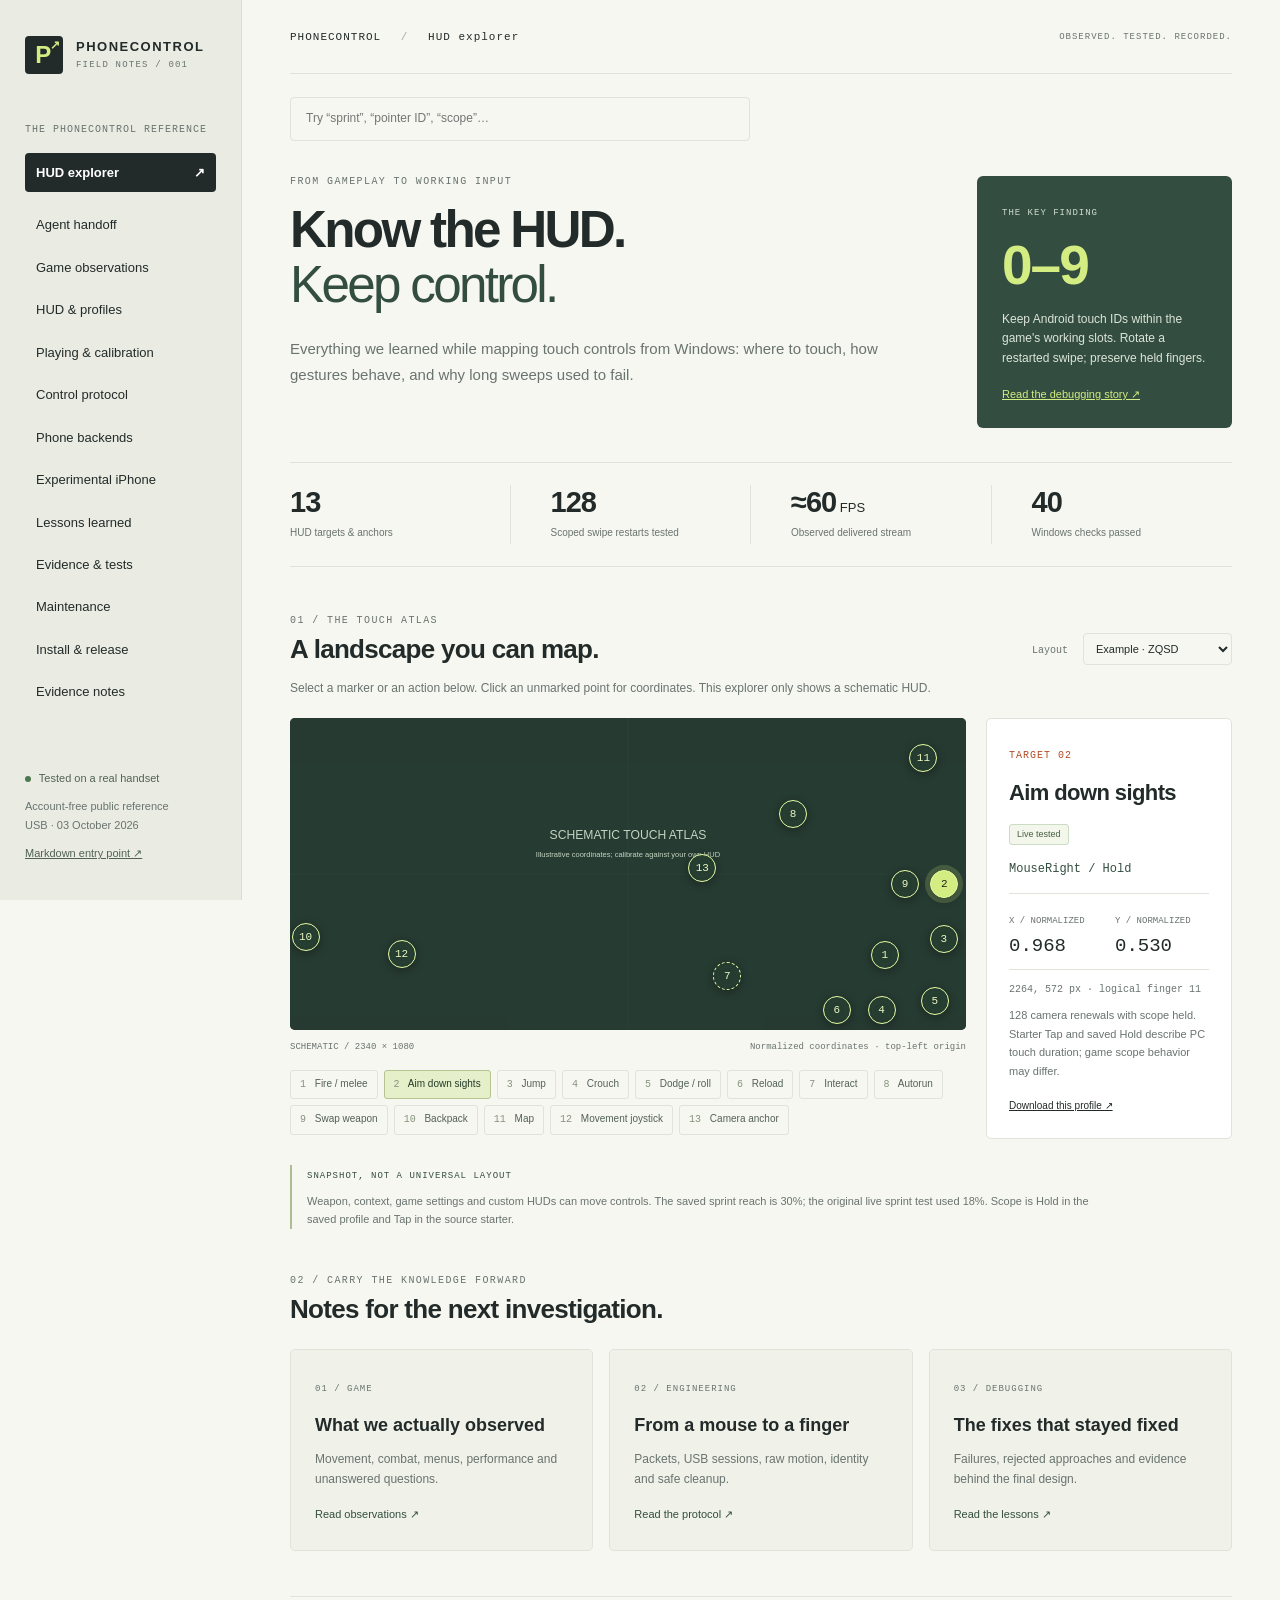
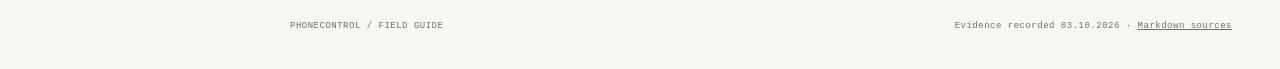
<file: docs/index.html>
<!doctype html>
<html lang="en">
<head><meta charset="utf-8"><meta name="viewport" content="width=device-width,initial-scale=1"><meta name="color-scheme" content="light"><title>PhoneControl · Field guide</title><link rel="stylesheet" href="styles.css"><script src="app.js" defer></script></head>
<body>
<a class="skip-link" href="#content">Skip to content</a>
<aside class="sidebar">
  <a class="brand" href="#atlas"><span class="brand-icon">P<span>↗</span></span><span>PHONECONTROL<small>FIELD NOTES / 001</small></span></a>
  <div class="side-label">THE PHONECONTROL REFERENCE</div>
  <nav aria-label="Documentation"><a class="atlas-link" href="#atlas" data-route="atlas">HUD explorer <span>↗</span></a><a href="#README" data-route="README">Agent handoff</a>
<a href="#gameplay" data-route="gameplay">Game observations</a>
<a href="#hud" data-route="hud">HUD &amp; profiles</a>
<a href="#controls" data-route="controls">Playing &amp; calibration</a>
<a href="#technical" data-route="technical">Control protocol</a>
<a href="#architecture" data-route="architecture">Phone backends</a>
<a href="#iphone" data-route="iphone">Experimental iPhone</a>
<a href="#lessons-learned" data-route="lessons-learned">Lessons learned</a>
<a href="#verification" data-route="verification">Evidence &amp; tests</a>
<a href="#maintenance" data-route="maintenance">Maintenance</a>
<a href="#distribution" data-route="distribution">Install &amp; release</a><a href="#evidence" data-route="evidence">Evidence notes</a></nav>
  <div class="side-bottom"><span class="status-dot"></span> Tested on a real handset<p>Account-free public reference<br>USB · 03 October 2026</p><a href="README.md">Markdown entry point ↗</a></div>
</aside>
<main id="content">
  <header class="topbar"><span>PHONECONTROL <span class="muted">/</span> <span id="breadcrumb">HUD explorer</span></span><span class="edition">OBSERVED. TESTED. RECORDED.</span></header>
  <div class="search-wrap"><label for="search">Search the field guide</label><input id="search" type="search" placeholder="Try “sprint”, “pointer ID”, “scope”…" autocomplete="off"><div id="search-results" hidden aria-live="polite"></div></div>
  <section id="atlas" class="route-page">
    <div class="hero"><div><p class="eyebrow">FROM GAMEPLAY TO WORKING INPUT</p><h1>Know the HUD.<br><em>Keep control.</em></h1><p class="intro">Everything we learned while mapping touch controls from Windows: where to touch, how gestures behave, and why long sweeps used to fail.</p></div><div class="hero-note"><span>THE KEY FINDING</span><strong>0–9</strong><p>Keep Android touch IDs within the game's working slots. Rotate a restarted swipe; preserve held fingers.</p><a href="#lessons-learned">Read the debugging story ↗</a></div></div>
    <div class="metrics"><div><strong>13</strong><span>HUD targets & anchors</span></div><div><strong>128</strong><span>Scoped swipe restarts tested</span></div><div><strong>≈60<span> FPS</span></strong><span>Observed delivered stream</span></div><div><strong>40</strong><span>Windows checks passed</span></div></div>
    <div class="section-heading"><div><p class="eyebrow">01 / THE TOUCH ATLAS</p><h2>A landscape you can map.</h2></div><label class="profile-control">Layout <select id="profile"><option value="saved">Example · ZQSD</option><option value="starter">Source starter · WASD</option></select></label></div>
    <p class="atlas-help">Select a marker or an action below. Click an unmarked point for coordinates. This explorer only shows a schematic HUD.</p>
    <div class="atlas-grid"><div><div id="hud-stage"><img id="hud-image" src="images/hud-schematic.svg" alt="Schematic Reference touch coordinates, without a game screenshot"><div id="markers"></div><div id="crosshair" hidden></div></div><div class="image-caption"><span>SCHEMATIC / 2340 × 1080</span><span id="pick-output" aria-live="polite">Normalized coordinates · top-left origin</span></div><div id="action-list" class="action-list" aria-label="HUD targets"></div></div><aside class="detail-card" id="detail" aria-live="polite"></aside></div>
    <div class="footnote"><span>SNAPSHOT, NOT A UNIVERSAL LAYOUT</span><p>Weapon, context, game settings and custom HUDs can move controls. The saved sprint reach is 30%; the original live sprint test used 18%. Scope is Hold in the saved profile and Tap in the source starter.</p></div>
    <div class="section-heading"><div><p class="eyebrow">02 / CARRY THE KNOWLEDGE FORWARD</p><h2>Notes for the next investigation.</h2></div></div>
    <div class="chapter-cards"><a href="#gameplay"><span>01 / GAME</span><h3>What we actually observed</h3><p>Movement, combat, menus, performance and unanswered questions.</p><b>Read observations ↗</b></a><a href="#technical"><span>02 / ENGINEERING</span><h3>From a mouse to a finger</h3><p>Packets, USB sessions, raw motion, identity and safe cleanup.</p><b>Read the protocol ↗</b></a><a href="#lessons-learned"><span>03 / DEBUGGING</span><h3>The fixes that stayed fixed</h3><p>Failures, rejected approaches and evidence behind the final design.</p><b>Read the lessons ↗</b></a></div>
  </section>
  <section id="evidence" class="route-page" hidden><p class="eyebrow">THE INVESTIGATION / EVIDENCE NOTES</p><h1>What the checks establish.</h1><p class="intro">Private game and device screenshots are excluded from public source. The schematic atlas contains only control coordinates. Written findings retain their evidence labels.</p><div class="callout">Historical live observations established sustained camera rotation through 128 swipe restarts with another action held, followed by a new backpack action. These observations remain distinct from current automated tests.</div><p>The public classifier fixtures are generated from four anonymous arrow luminance grids on a plain background. They exercise classification, dimming, decoding, resizing and worker behavior without account UI, chat, inventory, serial numbers or device metadata. They do not establish accuracy across new gameplay scenes.</p><p><a href="#verification">Read the evidence ledger ↗</a> · <a href="generate_fixtures.py">Read the fixture generator ↗</a></p></section>
  <div id="chapters"><article id="chapter-README" class="chapter" hidden><h1>PhoneControl field guide</h1>
<p>This reference covers PhoneControl&#x27;s USB mirroring, editable controls, transport protocol and engineering lessons. Historical tests used a landscape Android HUD; device identity and private captures are excluded from the public edition. Game support is listed in the root README.</p>
<h2>Start here</h2>
<p>Open <a href="#atlas">index.html</a> for the offline website, interactive HUD atlas, searchable chapters and evidence notes. The Markdown files are the source of the written chapters; the website has no runtime dependencies or external requests. After editing the Markdown or HUD data, run <code>python docs/build.py</code> from the repository root to regenerate the website.</p>
<div class="table-scroll"><table><thead><tr><th>File</th><th>Purpose</th></tr></thead><tbody><tr><td><a href="#gameplay">gameplay.md</a></td><td>Observed game surfaces, actions, resources and unknowns</td></tr><tr><td><a href="#hud">hud.md</a></td><td>Exact normalized coordinates, pixel conversion, starter and saved layouts</td></tr><tr><td><a href="#controls">controls.md</a></td><td>Input modes, sprint, aiming, calibration and profile behavior</td></tr><tr><td><a href="#technical">technical.md</a></td><td>USB sessions, packet layout, pointer identities, raw input and cleanup</td></tr><tr><td><a href="#architecture">architecture.md</a></td><td>Hexagonal source layout, phone/host ports, adapters and extension contracts</td></tr><tr><td><a href="#iphone">iphone.md</a></td><td>Experimental WDA screenshots and completed gestures; testing without an iPhone</td></tr><tr><td><a href="#lessons-learned">lessons-learned.md</a></td><td>Failed approaches, root causes and reusable debugging lessons</td></tr><tr><td><a href="#verification">verification.md</a></td><td>Evidence, confidence, test coverage and a future test procedure</td></tr><tr><td><a href="#maintenance">maintenance.md</a></td><td>Source map, build/publish, Android server rebuild and next work</td></tr><tr><td><a href="#distribution">distribution.md</a></td><td>Self-contained installer, device onboarding, driver repair and release gates</td></tr></tbody></table></div>
<h2>Agent handoff</h2>
<ul><li>Read <code>hud.md</code>, <code>technical.md</code> and <code>lessons-learned.md</code> before modifying input handling. The distinction between PC logical pointer IDs and Android local pointer IDs is essential.</li><li>Inspect the actual saved profile before interpreting a key or coordinate. The source starter is WASD; this user&#x27;s saved layout is ZQSD. Right-click is Tap in the starter but Hold in the saved layout.</li><li>Keep Android local IDs within 0–9. Rotate available slots for restarted camera swipes; do not change IDs of fingers that stay held.</li><li>Sprint is an extended joystick gesture. Autorun is a separate HUD tap on <code>=</code>. Do not restore the earlier Shift-to-autorun implementation.</li><li>Check the handset for Samsung&#x27;s idle touch-protection overlay before drawing conclusions from a failed input test.</li><li>Use a separate temporary ADB forward and control server for experiments. Release every finger and remove only the experiment&#x27;s own resources afterward.</li><li>A few successful swipes are insufficient. Reproduce repeated camera restarts, a held action, and a new action pressed after sweeping.</li><li>The user confirmed the final sustained-sweep fix worked. Keep that verified implementation as the baseline.</li></ul>
<h2>Evidence language</h2>
<p><strong>Observed</strong> means visible in a captured game frame or direct device test. <strong>Implemented</strong> means confirmed in the source, not necessarily in every game situation. <strong>User-confirmed</strong> means the player reported success after installing the corrected build. <strong>Unknown</strong> means not established during this session.</p>
<p>The 0–9 compatibility limit is supported by the observed behavior of this game/device/build. The internal game-engine cause was not instrumented. Full competitive gameplay, mobile-only mode eligibility, every weapon and every game mode were not validated.</p>
<h2>Data and images</h2>
<p>Copyright (c) 2026 <a href="https://github.com/jojogaming93">jojogaming93</a>. Original PhoneControl code, documentation and assets use GNU AGPL version 3 only (<code>AGPL-3.0-only</code>), with the full text in the repository&#x27;s <code>LICENSE</code>. Use, modification and redistribution are allowed under the AGPL; the software is provided without warranty. Published releases bundle editable source/build scripts in <code>source/PhoneControl-source.zip</code>; see the root <code>SOURCE.md</code>. Third-party software and game artwork retain their respective notices/licenses/ownership. See <code>THIRD-PARTY-NOTICES.md</code> for component notices.</p>
<p><code>data/hud.json</code> contains the atlas coordinates, modes, keys, evidence labels and snapshot metadata. <code>profiles/starter.json</code> is importable through PhoneControl&#x27;s profile importer. <code>profiles/example.json</code> provides an anonymous alternate ZQSD layout with 30% sprint reach. The original live sprint test verified 18%; the later 30% value is a saved preference, not a separately measured threshold.</p>
<p><code>images/</code> contains a generated schematic atlas. <code>fixtures/</code> contains generated, account-free regression inputs. Run <code>python docs/generate_fixtures.py</code> to reproduce both. Original device/game screenshots are kept out of public source, source archives and installers. Historical written findings retain their evidence labels; the synthetic artwork is not live-game evidence.</p><a class="source-link" href="README.md">Read Markdown source ↗</a></article>
<article id="chapter-gameplay" class="chapter" hidden><h1>Mapping a touch interface</h1>
<h2>Reference layout</h2>
<p>PhoneControl translates foreground keyboard and mouse inputs into independent Android touches. The supplied layout is a starting point for a landscape interface, with movement at the lower left, camera dragging in the middle right and editable action buttons. See the root README for the supported-games list.</p>
<p>The positions are normalized coordinates, not universal button locations. Weapon, vehicle, context, aspect ratio and custom HUD settings can change them. Calibrate your own screen through the mapping overlay; keep saved profiles separate from starter defaults.</p>
<h2>Movement, aiming and actions</h2>
<p>Historical live observations established movement through one held joystick touch, forward sprint by extending that same touch, and autorun through a separate button tap. A separate camera finger could move while fire or scope remained held. Repeated swipes require renewal of the camera finger without releasing other action fingers.</p>
<p>Tap and Hold describe the duration of the PC-generated touch. The application being controlled may apply its own toggle/hold settings. Map contextual actions only when their buttons are visible. Do not infer successful input from healthy mirrored video alone.</p>
<h2>Idle overlays and performance</h2>
<p>An idle touch-protection overlay can dim the phone, reject touches and reduce delivered video FPS while USB streaming continues. Dismiss it on the handset before assessing mappings. A high stream FPS cap cannot increase the underlying application&#x27;s render rate.</p>
<p>The stream counter reports delivered frames. Input-to-display latency, eligibility for particular game modes and recognition across other HUDs remain unmeasured. Private screenshots are excluded; the public atlas is schematic and automated image inputs are synthetic.</p><a class="source-link" href="gameplay.md">Read Markdown source ↗</a></article>
<article id="chapter-hud" class="chapter" hidden><h1>HUD atlas and profiles</h1>
<h2>Coordinate conventions</h2>
<p>All coordinates below are normalized fractions of the visible phone image: top-left is <code>(0,0)</code>, bottom-right is <code>(1,1)</code>. They are not Windows desktop coordinates or fractions of a title bar/window border. This capture was 2340 × 1080 physical landscape pixels. The rendered texture was 1920 × 886 after the maximum-edge setting.</p>
<p><code>AndroidPhoneSession.Touch</code> converts normalized coordinates to physical injection pixels with <code>round(x * (W - 1))</code> and <code>round(y * (H - 1))</code>. The packet carries the physical W/H, not the texture dimensions. Windows pointer coordinates first have to be converted relative to the actual letterboxed video rectangle.</p>
<p>Use <code>Native.VideoRect</code> when mapping desktop clicks. Preserve the image aspect ratio in a documentation overlay. A 1080 × 2340 natural display becomes 2340 × 1080 in landscape; geometry changes release touches before adopting the new dimensions.</p>
<h2>Action positions</h2>
<div class="table-scroll"><table><thead><tr><th>Action</th><th>X</th><th>Y</th><th>Physical pixel at 2340 × 1080</th><th>Starter key / mode</th><th>Saved key / mode</th></tr></thead><tbody><tr><td>Fire / melee</td><td>0.880</td><td>0.760</td><td>2058, 820</td><td>MouseLeft / Hold</td><td>MouseLeft / Hold</td></tr><tr><td>Scope / aim down sights</td><td>0.968</td><td>0.530</td><td>2264, 572</td><td>MouseRight / Tap</td><td>MouseRight / Hold</td></tr><tr><td>Jump</td><td>0.967</td><td>0.707</td><td>2262, 763</td><td>Space / Hold</td><td>Space / Hold</td></tr><tr><td>Crouch</td><td>0.875</td><td>0.935</td><td>2047, 1009</td><td>C / Tap</td><td>Ctrl / Tap</td></tr><tr><td>Dodge / roll</td><td>0.954</td><td>0.907</td><td>2231, 979</td><td>Ctrl / Tap</td><td>C / Tap</td></tr><tr><td>Reload</td><td>0.809</td><td>0.935</td><td>1892, 1009</td><td>R / Tap</td><td>R / Tap</td></tr><tr><td>Contextual interact</td><td>0.647</td><td>0.826</td><td>1513, 891</td><td>E / Tap</td><td>E / Tap</td></tr><tr><td>Autorun / sprint lock</td><td>0.744</td><td>0.307</td><td>1740, 331</td><td>= / Tap</td><td>= / Tap</td></tr><tr><td>Swap weapon</td><td>0.910</td><td>0.531</td><td>2128, 573</td><td>Q / Tap</td><td>A / Tap</td></tr><tr><td>Backpack</td><td>0.023</td><td>0.700</td><td>54, 755</td><td>B / Tap</td><td>B / Tap</td></tr><tr><td>Map</td><td>0.937</td><td>0.129</td><td>2192, 139</td><td>M / Tap</td><td>M / Tap</td></tr></tbody></table></div>
<p>These are accepted mapping points based on the tested rifle HUD, not a claim that every point is the visual center of an icon. Fire, scope, autorun and backpack have direct live observations. Interact is provisional/contextual. Other actions are mapped but have less isolated evidence. See the website atlas for per-control evidence and the corresponding image.</p>
<h2>Movement and look anchors</h2>
<div class="table-scroll"><table><thead><tr><th>Parameter</th><th>Starter</th><th>Saved at documentation time</th></tr></thead><tbody><tr><td>Movement keys</td><td>W / A / S / D</td><td>Z / Q / S / D</td></tr><tr><td>Joystick anchor</td><td>x 0.165, y 0.755</td><td>same</td></tr><tr><td>Normal joystick radius</td><td>0.09 × screen height</td><td>same</td></tr><tr><td>Sprint key</td><td>Shift</td><td>Shift</td></tr><tr><td>Sprint reach</td><td>0.18 × screen height</td><td>0.30 × screen height</td></tr><tr><td>Look anchor</td><td>x 0.61, y 0.48</td><td>same</td></tr><tr><td>Mouse sensitivity</td><td>1.2</td><td>1.2</td></tr></tbody></table></div>
<p>The joystick radius uses screen height so movement remains physically circular on a wide screen. At 2340 × 1080, the normal radius is 97.2 pixels, the original tested sprint reach 194.4 pixels, and the later saved reach 324 pixels.</p>
<p>For straight forward movement, normal target Y is <code>0.755 - 0.09 = 0.665</code>; original sprint target Y is <code>0.575</code>; saved sprint target Y is <code>0.455</code>. X stays 0.165. The exact sprint threshold was not measured. The 30% saved setting must not be reported as the original verified reach.</p>
<p>For a direction <code>(dx,dy)</code>, normalize by <code>sqrt(dx²+dy²)</code>. Horizontal normalized reach is <code>reach * H/W</code>; vertical reach is <code>reach</code>. For forward diagonals, Shift extends the normalized direction too. Backward or pure sideways movement does not receive the sprint reach.</p>
<h2>Profile files</h2>
<p><a href="profiles/starter.json">starter.json</a> matches <code>Profile.Starter()</code> at documentation time. <a href="profiles/example.json">example.json</a> is an anonymous alternate key-layout example. These files contain a Profile object, not the full Settings wrapper, so they can be used with the app&#x27;s profile importer. Import deliberately; it replaces the selected mappings. The website&#x27;s profile selector only changes the documentation display.</p>
<p>Never overwrite an existing player&#x27;s profile just because the starter differs. The legacy sprint migration only changes a binding named Sprint with Shift/Hold into Autorun with =/Tap, keeps its HUD position and other bindings, and runs once.</p>
<h2>Calibrating another HUD</h2>
<ol><li>Obtain a fresh full landscape frame in normal gameplay with the expected weapon equipped. Record W/H and whether it has letterboxing.</li><li>Release aiming with Esc. Enter F8 mapping edit mode or use Pick on the Controls page.</li><li>Locate each real action, especially contextual interact. Use normalized image coordinates rather than copying desktop pixels.</li><li>Check normal joystick motion, forward sprint and return to walking using the same held finger.</li><li>Test aim alone, aim with scope/fire held, repeated swipe restarts, and a new action afterward.</li><li>Save an exported profile with a clear device/HUD label and record what was actually tested.</li></ol>
<p>A mode change, custom HUD, expanded menu or different weapon can invalidate a positional assumption. Start each probe with a screenshot; during investigation an already-open menu changed the meaning of otherwise correct coordinates.</p>
<h2>Driving HUD - 11 October 2026</h2>
<p><strong>Observed:</strong> the parked car on the test handset has separate directional buttons rather than the walking joystick. Coordinates use the same 2340 x 1080 landscape image. Keys below are new driving defaults, not changes to historical walking profile snapshots.</p>
<div class="table-scroll"><table><thead><tr><th>Driving action</th><th>X</th><th>Y</th><th>Initial key (starter / saved)</th><th>Behavior</th><th>Evidence</th></tr></thead><tbody><tr><td>Accelerate</td><td>0.177</td><td>0.506</td><td>W / Z</td><td>Hold</td><td>Visible arrow; live motion response</td></tr><tr><td>Reverse</td><td>0.177</td><td>0.741</td><td>S / S</td><td>Hold</td><td>Visible arrow; mapped</td></tr><tr><td>Steer left</td><td>0.745</td><td>0.679</td><td>A / Q</td><td>Hold</td><td>Visible arrow; live heading change</td></tr><tr><td>Steer right</td><td>0.882</td><td>0.679</td><td>D / D</td><td>Hold</td><td>Visible arrow; mapped</td></tr><tr><td>Boost</td><td>0.087</td><td>0.518</td><td>Shift / Shift</td><td>Hold</td><td>Double arrow; function assumed</td></tr><tr><td>Brake</td><td>0.087</td><td>0.703</td><td>Space / Space</td><td>Hold</td><td>Pedal icon; effect not isolated</td></tr><tr><td>Exit vehicle</td><td>0.972</td><td>0.500</td><td>E / E</td><td>Tap</td><td>Labeled Exit; mapped</td></tr><tr><td>Horn</td><td>0.972</td><td>0.644</td><td>H / H</td><td>Hold</td><td>Labeled Horn; mapped</td></tr><tr><td>Headlights</td><td>0.972</td><td>0.790</td><td>L / L</td><td>Tap</td><td>Labeled Headlights; mapped</td></tr></tbody></table></div>
<p>Backpack and map retain their initial keys/positions. Driving settings are stored under <code>Profile.Driving.Bindings</code>, separately editable and exported with the profile. Four arrow templates live in <code>assets/reference-driving-hud.json</code>, embedded in the app. In 1.0.3, at least three matching regions in the first positive frame enable Driving; two absent observations restore On foot. The original 1.0.1 required two positive captures. Other vehicles/HUD layouts may need manual mode and calibration.</p><a class="source-link" href="hud.md">Read Markdown source ↗</a></article>
<article id="chapter-controls" class="chapter" hidden><h1>Playing and calibrating PhoneControl</h1>
<h2>Connection</h2>
<p>Connect your phone with a data-capable USB cable, keep it unlocked and authorize USB debugging. ADB must list it as <code>device</code>, not <code>unauthorized</code> or <code>offline</code>. A visible Samsung USB interface alone did not establish an ADB connection during setup. The successful sequence involved unlocking, toggling USB debugging, reconnecting and accepting the phone&#x27;s prompt. Do not assume USB-C connectivity means debugging access is available.</p>
<p>Launch the portable app or desktop shortcut, select the phone and click Connect. Click the phone view to give it keyboard focus. The dashboard and video window are separate. Game input is scoped to the foreground phone view, so focusing the dashboard stops held gestures.</p>
<h2>Input modes</h2>
<div class="table-scroll"><table><thead><tr><th>Mode / shortcut</th><th>Behavior</th></tr></thead><tbody><tr><td>Normal mouse mode</td><td>Left-click/drag injects a touch where the cursor is; right-click sends Android Back</td></tr><tr><td>Left Alt</td><td>Captures/releases aiming; cursor hidden and confined while captured</td></tr><tr><td>Esc</td><td>Releases touches and mouse capture, exits mapping edit mode</td></tr><tr><td>F8</td><td>Enters/leaves mapping edit mode, releasing active gameplay touches</td></tr><tr><td>F9</td><td>Pauses/resumes touch controls and releases capture</td></tr><tr><td>F11</td><td>Fullscreen phone view through scrcpy</td></tr><tr><td>Switch windows</td><td>Releases gameplay fingers, pending motion and cursor confinement</td></tr><tr><td>Close / Disconnect</td><td>Stops the session and removes its own Android/ADB resources</td></tr></tbody></table></div>
<p>Left Alt is distinct from Right Alt. The app reserves Left Alt, Esc, F8, F9 and F11. F1 became available for custom mappings after capture moved to Left Alt. The scrcpy modifier was moved to Right Windows (<code>rsuper</code>) so Alt+Q no longer quits the connection. The user prefers closing with the mouse.</p>
<p>Mouse action bindings apply while aiming. In normal mode, right-click means Back rather than scope. Keyboard bindings can operate while the phone view is focused outside aiming. Edit and pause modes suppress gameplay gestures.</p>
<h2>Button timing</h2>
<p>Hold means a touch remains DOWN while its PC input is held. Tap means one DOWN and an UP about 40 ms later. A press and release occurring between two 8 ms ticks is retained through Raw Input edges; even a very short Hold press receives a short touch instead of disappearing. This is button translation, not an automatic repeated-fire macro.</p>
<p>The starter and saved scope modes differ; see the atlas. A profile Mode controls injected duration, while the game&#x27;s own scope settings control what the view does with that duration. Verify their interaction in the actual game before changing it.</p>
<h2>Aiming continuously</h2>
<p>Raw mouse movement supplies signed deltas independent of held mouse buttons. Mouse sensitivity scales them before conversion to a camera swipe. The OS cursor is recentered and confined, but its position is not used as the aiming-motion source. This matters for large sweeps and simultaneous fire/scope.</p>
<p>The camera has a separate logical finger. When its current swipe reaches the allowed envelope, the controller lifts that finger and starts another swipe at the look anchor. Held fire, scope and movement fingers remain down. The Android server must give the new camera gesture an available local ID in 0–9; merely restarting its coordinates is insufficient.</p>
<h2>Sprint and autorun</h2>
<p>Hold Shift with forward movement to drag the existing movement finger farther upward. Release Shift to return that finger to the walking radius; release movement to lift it. Shift alone does not start running. Forward diagonals use the extended reach. Backward and sideways movement retain normal reach.</p>
<p>Use <code>=</code> to tap the separate autorun/sprint-lock control. It was observed toggling the HUD indicator on and off. Do not map Shift to that button: it creates the persistent autorun behavior that prompted the user&#x27;s correction.</p>
<p>The Controls page exposes normal joystick radius, sprint reach, sprint key, look anchor and mouse sensitivity. The user later increased saved sprint reach to 30%, while the original successful live probe used 18%.</p>
<h2>Supported mappings and practical limits</h2>
<p>Supported keys are A–Z, 0–9, =/Equals, Space, Shift, Ctrl, RightAlt, Tab, Enter, Backspace, arrows, F1–F7, F10, F12, five mouse buttons and MouseWheelUp/MouseWheelDown. Choose inputs from the Controls dropdowns; movement and sprint use one input each, while an action dropdown allows multiple selections. For example, select A, MouseWheelUp and MouseWheelDown on Swap weapon to retain the keyboard shortcut and use both wheel directions. Profile JSON stores multiple action inputs as comma-separated names in the existing <code>Key</code> field. Duplicate movement/action/sprint bindings are rejected, including duplicates among an action&#x27;s selected inputs. Up to 64 actions can be described in a profile, but only ten fingers may be active at once. Already-held input is suppressed when acquiring focus so switching back does not unexpectedly trigger it.</p>
<p><strong>Implemented:</strong> wheel actions apply while the phone view is focused and mouse capture is enabled. Each full notch produces a 40 ms tap, even for a Hold action; partial high-resolution deltas accumulate until a notch is complete. Rapid notches queue separately with a released tick between taps. Focus loss, pause, edit, capture and layout changes clear pending wheel input. For Hold actions with several keys selected, releasing one key keeps the action finger down until all selected keys are released. A wheel notch on an already-held action leaves that finger held. These behaviors have local transport regression coverage; physical wheel acceptance in the tested game remains to be confirmed by the player.</p>
<p>Saved settings are at <code>%LOCALAPPDATA%\PhoneControl\settings.json</code>; diagnostics are at <code>%LOCALAPPDATA%\PhoneControl\phonecontrol.log</code>. Exporting a profile makes a reusable layout. App logs rotate around 4 MB. Touch tracing is optional and records DOWN/UP identities and coordinates, rather than every mouse MOVE.</p>
<p>If touches fail, check focus, capture mode, pause/edit state, contextual HUD changes, ammunition and idle protection before changing the transport. The troubleshooting table in Lessons learned gives the order of investigation.</p>
<h2>Automatic driving layout - 11 October 2026</h2>
<p><strong>Implemented in 1.0.3:</strong> Connection -&gt; Control layout defaults to Auto. A background worker checks the foreground phone mirror every 50 ms and recognizes the example accelerator/reverse/steering arrow shapes. The first frame matching at least three arrows selects Driving; two absent observations restore On foot to tolerate a briefly missing HUD. The original 1.0.1 implementation waited 1.5 seconds between ADB screenshots and required two positives, adding several seconds when entering a vehicle.</p>
<p>When the mirror is unfocused, minimized, too small or partly off screen, serialized ADB screenshots provide a slower fallback, with one second between completed requests and the existing five-second/16 MB limit. A pending phone screenshot never blocks foreground mirror checks, and its result cannot replace a newer mirror frame. Capture errors preserve the mode. Both paths stop with the connection and keep frames in memory. <strong>Unknown:</strong> live enter-vehicle timing has not been measured; 50 ms is the polling target after the HUD reaches the mirror, with video and game latency additional. Keep the mirror visible and unobscured while playing.</p>
<p>Choose On foot or Driving to override recognition if the HUD changes. Controls -&gt; Edit control layout selects independent walking or driving bindings; F8 edits the active layout. Driving uses separate held accelerator/reverse/steering touches. The new layout initially inherits saved movement, sprint, jump and interact keys once, including this player&#x27;s ZQSD; later driving edits persist in profile import/export. Camera settings are shared. Transitions release all fingers, clear camera motion/taps and suppress held keys until release. Mouse capture stays available in either layout.</p>
<p>On this saved layout: Z accelerates, S reverses, Q/D steer, Shift boosts, Space brakes, E exits, H sounds the horn and L toggles headlights. Secondary actions are mapped from visible icons; only acceleration/left steering received an isolated live response test. <strong>Unknown:</strong> other vehicles/custom HUDs and full driving gameplay. Recognition under power-saving does not dismiss the overlay or unblock game touches.</p><a class="source-link" href="controls.md">Read Markdown source ↗</a></article>
<article id="chapter-technical" class="chapter" hidden><h1>Technical control reference</h1>
<h2>Components and data path</h2>
<p>PhoneControl uses WinUI 3 / .NET 10 for settings and native Win32 input/overlay APIs for gameplay. Official scrcpy 4.1 renders H.264 video/audio in a separate GPU-backed window. A separate Android control-only server is built from scrcpy 4.1 with a modified pointer allocator. The video/audio client and server remain unmodified.</p>
<p>The control path is: Windows Raw Input and key state → InputEngine&#x27;s 8 ms tick → independent logical fingers → 32-byte touch packets on one persistent TCP stream → loopback ADB forward over USB → Android server → MotionEvent injection → foreground Android application.</p>
<p>The application consumes phone input, lifecycle, capture and discovery ports. <code>AndroidPhoneBackend</code> and <code>AndroidPhoneSession</code> implement the current ADB/scrcpy adapter; vendor driver repair is registered separately. See <a href="#architecture">phone backend architecture</a> for contracts and extension guidance. Display geometry comes from the selected phone&#x27;s effective <code>wm size</code>; invalid dimensions abort connection instead of using a handset-specific fallback.</p>
<p>No per-key <code>adb shell input</code> process is used for gameplay. ADB shell commands are useful for setup/probes but are not the low-latency multitouch transport. The control socket uses NoDelay and a 250 ms send timeout. Serialized writes share a lock; there is no parallel touch writer reordering packets.</p>
<h2>Starting the control session</h2>
<p><code>AndroidPhoneSession.Connect</code> requires scrcpy version exactly 4.1. It obtains display size using <code>wm size</code>, generates a unique session ID, pushes <code>assets/phonecontrol-control.jar</code> under an app-owned name in <code>/data/local/tmp</code>, and creates a <code>tcp:0</code> ADB forward to <code>localabstract:scrcpy_&lt;hex-session-id&gt;</code>.</p>
<p>Conceptual command shape, using the actual selected device and session values:</p>
<pre><code data-language="text">adb -s &lt;serial&gt; push &lt;control-jar&gt; /data/local/tmp/phonecontrol-&lt;scid&gt;.jar
adb -s &lt;serial&gt; forward tcp:0 localabstract:scrcpy_&lt;scid&gt;
adb -s &lt;serial&gt; shell CLASSPATH=&lt;remote-jar&gt; app_process / com.genymobile.scrcpy.Server 4.1
  scid=&lt;scid&gt; video=false audio=false control=true tunnel_forward=true
  send_device_meta=false send_dummy_byte=true clipboard_autosync=false
  power_on=false cleanup=false</code></pre>
<p>These are command shapes; the multiline server example is not a ready-to-paste shell invocation. Consult <code>AndroidPhoneSession.cs</code> for the actual ArgumentList construction and <code>0x</code> formatting. The PC connects to the allocated loopback port and consumes the initial zero dummy byte. It drains the server&#x27;s outgoing control messages asynchronously.</p>
<p>The renderer is a different scrcpy session with <code>--no-control --video-codec=h264 --max-fps=120 --max-size=1920 --video-bit-rate=16M --video-buffer=0 --print-fps --shortcut-mod=rsuper</code>. Audio uses <code>--audio-buffer=30</code> or is disabled. The cap/size/bitrate are settings, not immutable constants.</p>
<h2>Touch packet: 32 bytes, big-endian</h2>
<div class="table-scroll"><table><thead><tr><th>Byte offset</th><th>Size</th><th>Meaning</th></tr></thead><tbody><tr><td>0</td><td>1</td><td>Message type 2: inject touch event</td></tr><tr><td>1</td><td>1</td><td>Action: 0 DOWN, 1 UP, 2 MOVE</td></tr><tr><td>2</td><td>8</td><td>Signed 64-bit logical pointer ID</td></tr><tr><td>10</td><td>4</td><td>X physical pixel, clamped to 0..W-1</td></tr><tr><td>14</td><td>4</td><td>Y physical pixel, clamped to 0..H-1</td></tr><tr><td>18</td><td>2</td><td>Unsigned physical width</td></tr><tr><td>20</td><td>2</td><td>Unsigned physical height</td></tr><tr><td>22</td><td>2</td><td>Pressure: 65535 for DOWN/MOVE, 0 for UP</td></tr><tr><td>24</td><td>4</td><td>Action-button field: zero for these finger touches</td></tr><tr><td>28</td><td>4</td><td>Buttons field: zero for these finger touches</td></tr></tbody></table></div>
<p><code>Packet</code> starts with a zeroed buffer, so both button fields remain zero. Mouse-like pressure/flags should not be substituted for finger fields. Width/height are checked as UInt16. Unknown MOVE/UP logical IDs are suppressed, and a new DOWN is rejected if ten fingers are already active.</p>
<p>Android Back is a different 14-byte key-message sequence: type 0, keycode 4, DOWN then UP, with repeat/metastate zero. It is used by normal right-click, not by aiming right-click.</p>
<h2>Three different pointer numbers</h2>
<p><strong>Logical PC pointer ID:</strong> stable ownership across gesture renewal. Joystick = 0; camera = 1; direct cursor touch = 2; action binding index i = 10+i. A logical action ID of 10 or 11 is valid.</p>
<p><strong>Android local pointer ID:</strong> allocated by <code>PointersState</code> when a logical gesture goes DOWN. It must stay stable until that gesture goes UP. The custom allocator rotates the next available ID through 0–9 and skips every still-held local ID. A renewed camera gesture keeps logical ID 1 but usually receives a different Android local ID.</p>
<p><strong>MotionEvent pointer index:</strong> array position among currently active pointers. Pointer arrays can compact after an UP. Index is not the Android ID or PC logical ID. Do not fix this bug by permanently forcing camera to array index 0; that experiment did not solve swipe renewal.</p>
<p>Android can represent local IDs above 9, but live tests on this handset ignored camera ID 10 and a later action ID 13 while ID 9 still worked. An initial rotation through 0–31 caused periodic input loss until allocation returned to usable slots. The fix limits all local touch IDs to 0–9. This is a measured compatibility behavior; the engine&#x27;s internal implementation was not inspected.</p>
<h2>Camera renewal algorithm</h2>
<p>Begin places camera logical ID 1 at <code>(LookX,LookY)</code>. For a mouse delta <code>(dx,dy)</code> and displayed viewport <code>(width,height)</code>, normalized movement is <code>(dx * sensitivity / width, dy * sensitivity / height)</code>.</p>
<p>Large deltas are split into <code>ceil(max(abs(sx)/0.05, abs(sy)/0.08))</code> steps. Before each step, a target more than 0.17 horizontally or 0.25 vertically from the anchor, or outside 0.01–0.99, triggers camera UP at its previous position and DOWN at the anchor. The current step is then consumed as MOVE, with final coordinates clamped to 0–1. Other fingers are not lifted.</p>
<p>The look finger is established before new action fingers in an aiming tick. Rotating local IDs solved the observed renewal problem; the exact role of game frame batching is not proven. With all ten slots occupied, a freed slot may be the only available replacement, so do not promise a distinct replacement under every possible ten-finger state.</p>
<h2>Windows motion, edges and cursor</h2>
<p><code>RawInputReader</code> subclasses the WinUI window and registers keyboard/mouse devices with INPUTSINK. InputEngine explicitly gates events to the foreground mirror HWND. Relative motion accumulates signed deltas; absolute raw samples are converted from 0–65535 to desktop pixels and the first sample only establishes a baseline. The accumulator drains once each tick and resets on mode/focus changes.</p>
<p>Raw key/button edges are combined with asynchronous key-state polling. Duplicate observations are filtered over 32 ms. Short movement presses receive a 40 ms representation. Left/Right Alt are differentiated using the raw keyboard E0 flag; Shift/Ctrl variants are normalized.</p>
<p>The aiming overlay is an almost-transparent native layered, no-activate window. Uniform alpha 1 allows it to own mouse hit tests and hide the cursor via WM_SETCURSOR / SetCursor(0), while keyboard focus stays with the mirror. Color-key transparency is used for the edit overlay instead. Esc, leaving aim, switching to the dashboard and disposal restore the arrow and release ClipCursor confinement.</p>
<h2>Cleanup and geometry</h2>
<p>Each active logical finger is stored with its latest coordinate. ReleaseAll sends UP for each and clears state. Focus loss, pause, editing, profile changes outside edit mode, geometry changes and normal disconnection release or reset the appropriate gesture state. Cleanup also clears mouse deltas and pending taps so stale motion does not enter a new aim session.</p>
<p>Normal Disconnect closes the TCP client, stops the app&#x27;s mirror and control processes, removes its own allocated ADB forward and remote JAR. A probe must follow the same ownership discipline; never remove all forwards or terminate every ADB session as routine test cleanup.</p>
<h2>Performance interpretation</h2>
<p>An 8 ms gesture tick is a target cadence of 125 Hz, not a measured end-to-end latency or game polling rate. Zero added video buffering still leaves capture, encoding, USB, decode, display and game latency. FPS comes from delivered mirror frames. Both frame-rate and touch response should be observed; healthy video does not prove the game accepted an input.</p>
<h2>Driving mode and native callback update - 11 October 2026</h2>
<p>In 1.0.3, <code>DrivingModeMonitor</code> polls at a 50 ms target cadence on a background task. <code>MirrorFrameCapture</code> reads the foreground mirror&#x27;s letterboxed video rectangle using a reusable top-down 32-bit GDI DIB. It includes the almost-transparent aiming overlay and discards captures across focus/geometry changes; minimized, portrait, undersized or off-screen views use the phone fallback. It flushes GDI before copying BGRA bytes and restores/deletes its native objects on resize and shutdown. This follows Microsoft&#x27;s <a href="https://learn.microsoft.com/en-us/windows/win32/gdi/capturing-an-image">screen capture</a> and <a href="https://learn.microsoft.com/en-us/windows/win32/api/wingdi/nf-wingdi-createdibsection">DIB synchronization</a> requirements.</p>
<p>Bounded, serialized ADB PNG captures remain a slower background fallback, with one second between completed requests. They run independently so an in-flight screenshot cannot stall fast mirror polling; a healthy current mirror frame takes precedence over a completed fallback. Shutdown cancels/drains the fallback before device cleanup. <code>DrivingHudDetector</code> compares four normalized 24 x 24 arrow regions by luminance correlation (threshold 0.72, at least three matches). Entry uses the first positive observation; exit requires two negatives. The original 1.0.1 two-frame entry and 1.5-second capture delay are superseded. Capture/decode errors preserve the mode. Portrait, blank and nonvehicle images do not match. This reads no game memory and does no capture work in the 8 ms input tick. Poll cadence is not a measured end-to-end latency.</p>
<p>Driving uses <code>Profile.Driving.Bindings</code> with independent logical action fingers 10+i; no walking joystick is injected. Camera remains logical finger 1 with its existing renewal protocol. Transitions release all fingers and suppress held keys before adopting the next layout. Android allocation and the committed control JAR are unchanged. See <a href="#controls">controls.md</a> and <a href="#hud">hud.md</a> for evidence and limitations.</p>
<p>The overlay roots its managed owner for the complete native registration lifetime and unregisters its unique class after destruction. This prevents callbacks into a collected delegate, including after reconnect. The regression exercises forced GC, native painting and disposal in a published executable without a phone.</p>
<h2>Wheel input and selected action keys - 11 October 2026</h2>
<p><strong>Implemented:</strong> Raw Input&#x27;s vertical <code>RI_MOUSE_WHEEL</code> flag reads signed <code>usButtonData</code> separately from button edges and camera deltas. Wheel pulse identifiers are 0x100/0x101, outside the Windows virtual-key range, and are never passed to asynchronous key-state polling. <code>MouseWheelInput</code> accumulates signed deltas in 120-unit notches and preserves every full notch rather than using the button edge sets or 32 ms key deduplication.</p>
<p>Action <code>Key</code> strings may contain comma-separated inputs. Walking/driving validation rejects repeated inputs across or within actions. Multiple held inputs share the same logical action finger 10+i. Wheel taps use that same action&#x27;s edited position and finger, run through the existing tap lifetime, and wait a released tick before the next notch. They do not renew or release camera/fire/scope fingers. Reset clears queued notches and fractional deltas. The Android protocol, allocator and committed JAR are unchanged.</p><a class="source-link" href="technical.md">Read Markdown source ↗</a></article>
<article id="chapter-architecture" class="chapter" hidden><h1>Hexagonal architecture and phone backends</h1>
<h2>Current support</h2>
<p><strong>Implemented:</strong> the Android adapter discovers ADB devices without a manufacturer or model allowlist and obtains the effective display dimensions from Android. Other Android phones can use the same ADB/scrcpy backend when debugging authorization, Windows drivers and Android injection permissions are available. An absent or invalid display size fails connection instead of injecting using the historical test handset&#x27;s dimensions.</p>
<p><strong>Implemented:</strong> an <a href="#iphone">experimental iPhone adapter</a> connects to a prepared WebDriverAgent endpoint, displays screenshots and sends complete taps/swipes/long presses and Home. Continuous gameplay fingers and audio are unavailable for this backend. <strong>Unknown:</strong> real iPhone/simulator acceptance and live gameplay compatibility on other handsets. Windows remains the desktop host. Profiles and driving arrow templates describe a HUD, not a universal phone layout; calibrate another HUD using <a href="#hud">the atlas procedure</a>. Existing saved settings and starter profiles are preserved.</p>
<h2>Dependency direction</h2>
<p>The source lives under <code>src/PhoneControl/</code>. Each top-level class, interface, enum and record has its own matching filename and folder namespace. Helpers owned by one type stay nested. <code>App</code> uses the normal <code>App.xaml</code> / <code>App.xaml.cs</code> pair.</p>
<pre><code data-language="text">Domain/
  Profiles/       Profile, Binding, DrivingLayout, KeyNames, Settings
  Phones/         Devices, connection options, gestures, screenshots
  Geometry/       ScreenPoint, ScreenRect, HudFrame
  Detection/      DrivingHudDetector
Application/
  Ports/          One interface per file
  Input/          InputEngine, AimGesture, MouseMotion, MouseWheelInput
  Monitoring/     DrivingModeMonitor
  Connection/     ConnectionPolicy
Adapters/
  Android/        ADB discovery, tools and AndroidPhoneSession
  Ios/            WDA discovery, HTTP and IosPhoneSession
  Windows/        Native interop, input, capture/decoding and drivers
  Persistence/    JsonSettingsStore
  Diagnostics/    Log and its application port adapter
  Processes/      ProcessRunner
  Configuration/  AppInfo
Presentation/
  Windows/        Dashboard, mapping overlay and iPhone viewer
Composition/      Program, App.xaml and App.xaml.cs
Tests/            Built-in regression suites</code></pre>
<p>Domain contains models and control rules. Application depends on Domain and its own ports. Phone and Windows adapters implement those ports; the Windows presentation supplies the interactive entry points. Composition creates the concrete implementations. The existing executable remains one assembly, while the architecture check compiles Domain and then Application in isolation against the .NET runtime to enforce inward dependencies.</p>
<p>The dashboard is the application&#x27;s entry adapter. It receives backend registrations containing factories, capabilities, address validation, setup instructions and vendor-driver adapters. <code>App.OnLaunched</code> in <code>Composition/App.xaml.cs</code> is the composition root: it registers <code>AndroidPhoneBackend</code> with <code>SamsungDriver</code>, and <code>IosPhoneBackend</code> without Android driver repair. The user selects the backend at runtime; changing it preserves profile/settings data. Adding another vendor driver does not change dashboard discovery or gameplay gestures.</p>
<p><code>InputEngine</code> receives <code>IPhoneInput</code>, <code>IDesktopInput</code> and <code>IApplicationLog</code>; <code>AimGesture</code> depends on the narrower <code>ITouchSink</code>. Focus, key polling, cursor confinement and timer resolution pass through the desktop port. <code>DrivingModeMonitor</code> receives independent mirror, PNG-source, capture, decoder and log ports, and owns its capture adapter until its worker stops. Application logic imports no Win32 or WinRT code. The iPhone backend receives a viewer factory from Composition; the viewer consumes display/gesture ports and lifecycle callbacks.</p>
<div class="table-scroll"><table><thead><tr><th>Port in <code>Application/Ports/</code></th><th>Application responsibility</th><th>Current adapter</th></tr></thead><tbody><tr><td><code>IPhoneBackend</code></td><td>Discover normalized devices; create an owned session</td><td><code>AndroidPhoneBackend</code>, <code>IosPhoneBackend</code></td></tr><tr><td><code>IPhoneSession</code></td><td>Connection lifecycle, optional <code>RealtimeInput</code>, statistics, faults and geometry notifications</td><td><code>AndroidPhoneSession</code> (Android), <code>IosPhoneSession</code></td></tr><tr><td><code>IPhoneInput</code> / <code>ITouchSink</code></td><td>Continuous normalized touches, release and Back</td><td><code>AndroidPhoneSession</code>; absent from iPhone sessions</td></tr><tr><td><code>IPhoneDisplay</code> / <code>IMirrorSurface</code></td><td>Gesture/display dimensions, native Windows window and texture pixels</td><td>Both backends; iPhone viewport points remain distinct from screenshot pixels</td></tr><tr><td><code>IPhoneFrameSource</code></td><td>Cancellable encoded PNG capture</td><td>Bounded ADB screencap or WDA screenshot capture</td></tr><tr><td><code>IPhoneGestureInput</code></td><td>Finite tap/swipe/long-press gestures and Home</td><td><code>IosPhoneSession</code> through <code>IosWdaClient</code></td></tr><tr><td><code>IUsbDriverSupport</code></td><td>Vendor-specific missing-driver detection and verified installation</td><td><code>SamsungDriver</code></td></tr><tr><td><code>IDesktopInput</code></td><td>Focus, key state, pointer position, viewport, confinement and timer resolution</td><td><code>WindowsDesktopInput</code></td></tr><tr><td><code>IMirrorCapture</code> / <code>IFrameDecoder</code></td><td>Foreground mirror pixels and cancellable PNG decoding</td><td><code>MirrorFrameCapture</code>, <code>WindowsPngDecoder</code></td></tr><tr><td><code>ISettingsStore</code></td><td>Load/save settings without persistence in domain models</td><td><code>JsonSettingsStore</code>; existing JSON fields and migration behavior remain compatible</td></tr><tr><td><code>IApplicationLog</code></td><td>Application diagnostics</td><td><code>ApplicationLog</code> forwards to the rotating file/UI log</td></tr><tr><td><code>IPhoneGestureMirror</code></td><td>Present point/pixel screenshots and own a finite-gesture viewer</td><td><code>IosMirrorWindow</code></td></tr></tbody></table></div>
<p><code>PhoneDevice.Id</code> is opaque to the application. The adapter supplies <code>PhoneDeviceState</code> and <code>PhoneTransport</code>; <code>ConnectionPolicy</code> automatically connects only one ready USB device. Android ID naming rules, including wireless discovery and emulator names, are interpreted inside <code>AndroidPhoneBackend</code>. <code>PhoneConnectionOptions</code> contains only stream preferences, so adapters do not receive mutable application settings or saved profiles.</p>
<p>The Android adapter owns its ADB serial, processes, remote JAR, allocated forward, TCP stream, active fingers and scrcpy packets. Android Back keycode 4 stays inside it. The JVM local pointer allocator and committed control JAR are unchanged.</p>
<h2>Adding an adapter</h2>
<ol><li>For another Android vendor with the same transport, use <code>AndroidPhoneBackend</code>. If driver repair is needed, implement <code>IUsbDriverSupport</code> for that vendor and register it in the composition root. Match only that vendor&#x27;s missing devices and retain download integrity/elevation checks. The shipped repair adapter remains Samsung-only; other vendors currently use their manufacturer&#x27;s driver installation.</li><li>For another transport/platform, implement <code>IPhoneBackend</code> and <code>IPhoneSession</code> and register its factory in the composition root. Supply authorized/ready status and transport explicitly; do not infer automatic connection from an opaque device ID in the dashboard. Backend selection is built in; runtime plugin loading is not. Provide <code>RealtimeInput</code> only when the adapter can maintain independent fingers. Completed-gesture backends need their own interaction view and may implement <code>IPhoneGestureInput</code>; they do not implement fake continuous touch or Android Back methods.</li><li>Preserve logical touch ownership independently of backend pointer allocation. Touch coordinates are normalized to the visible phone image; release held touches before changing geometry and notify subscribers afterward. Expose Back as navigation, translate it inside the adapter, and retain a Windows mirror window for focus and overlays.</li><li>Bound PNG capture, honor cancellation and drain its worker before removing device resources. <code>Disconnect</code> releases touches and cleans up only this session&#x27;s resources; the dashboard awaits it before disposal, including connection failure.</li><li>Run the self-test and relevant backend tests, then validate a calibrated HUD on the actual phone separately. An interface alone cannot supply an operating system&#x27;s missing remote-input permissions or transport.</li></ol>
<h2>Regression evidence</h2>
<p>Run <code>scripts/Check-Architecture.ps1</code> before publishing. It verifies matching filenames/namespaces, one top-level type per file, independent compilation of each inner layer, and exclusion of direct file, process, HTTP-client and native-import operations from the core. Its own fixtures check that violations fail. CI, installer releases and portable publishing run this check.</p>
<p><code>DesktopInputTest.cs</code> runs the input engine through a simulated desktop, including 128 camera renewals with held fire, a new action, focus loss, discarded unfocused events and minimization. <code>SettingsStoreTest.cs</code> saves/loads an edited profile, persists the legacy sprint migration and checks recovery from invalid JSON in an isolated temporary directory.</p>
<p><code>PhonePortsTest.cs</code> drives the actual input/camera controllers through a simulated alternate backend without Android tools or a phone. It covers stream options, opaque IDs, another aspect ratio, 128 camera sweeps with held fire/scope, a new action afterward, geometry resets, driving transitions, Back and disconnect cleanup. Android discovery parsing and effective/invalid display sizes have local checks too.</p>
<p><code>DrivingDetectionTest.cs</code> exercises the production monitor constructor with independent mirror and PNG-source adapters, including cancellation and draining. Existing loopback packet and JVM pointer-allocation tests remain separate from the simulated backend checks. All of these establish implementation behavior; they do not establish another phone&#x27;s live-game compatibility.</p><a class="source-link" href="architecture.md">Read Markdown source ↗</a></article>
<article id="chapter-iphone" class="chapter" hidden><h1>Experimental iPhone connection</h1>
<h2>What is implemented</h2>
<p>PhoneControl can connect to an already running, dedicated <strong>WebDriverAgent (WDA)</strong> server for an iPhone or an iOS Simulator hosted on a Mac. Select <strong>iPhone · WebDriverAgent (experimental)</strong> on Connection, enter the server address, choose <strong>Use address</strong>, then connect to the discovered endpoint.</p>
<p>The separate Windows viewer displays sequential PNG screenshots. Click to tap, drag to send a straight swipe, hold and release for a long press of up to two seconds, or use <strong>Home</strong>. A gesture is sent after mouse release, as a complete action ending with finger UP. Clicking outside the letterboxed phone image, losing focus/capture, or changing orientation during a pending gesture cancels that gesture locally. One gesture runs at a time. Pointer IDs are not translated into Android pointer IDs.</p>
<p>Screenshot refresh is capped at eight completed captures per second and depends on the server/device. This is an experimental screenshot viewer, not the Android H.264 video/audio stream. Android resolution/bitrate/audio preferences are preserved and apply when selecting Android again. Saved profiles are not replaced by changing the backend.</p>
<p><strong>Not implemented:</strong> continuous keyboard/mouse gameplay mapping, held joystick/fire/scope fingers, Android Back, audio streaming, automatic Apple device discovery, or installation/startup of WDA. The adapter exposes no <code>RealtimeInput</code> port and advertises <code>SupportsRealtimeTouch=false</code>; the input engine requires a continuous-input port. iPhone control uses <code>IPhoneGestureInput</code> for completed gestures. Home is an iOS button command, not an Android Back substitute.</p>
<h2>Preparing a server</h2>
<ol><li>Prepare an iPhone or iOS Simulator with compatible Apple developer tooling and start WDA following the <a href="https://appium.github.io/appium-xcuitest-driver/latest/guides/wda-custom-server/">Appium WDA setup guide</a>. Apple development prerequisites are external to the Windows app; no WDA runner or Apple credentials are bundled. Ordinary USB connection alone does not provide these control APIs.</li><li>Expose the dedicated WDA REST endpoint to the Windows PC. For example, an externally managed USB forward can expose <code>http://127.0.0.1:8100/</code>; a Mac-hosted simulator requires a reachable Mac endpoint or tunnel. Enter <strong>WDA&#x27;s</strong> address, not an Appium server address.</li><li>Use an instance with no existing WDA session. WDA&#x27;s create-session route replaces its previous session, so PhoneControl checks reported session ownership and refuses to take over an active session. Keep the instance exclusive while connecting. This preflight is not an atomic lock against another client.</li><li>Connect manually. The endpoint is always classified as Network, including a loopback USB forward or remotely hosted simulator. It does not trigger the one-USB-phone auto-connect rule or Samsung driver repair.</li><li>Disconnect before changing the backend or address. PhoneControl cancels/drains its captures and commands, closes its viewer and deletes only the WDA session ID it created. It leaves the external runner, device applications, tunnels and other sessions alone. If a create-session response is lost after WDA accepted it, ownership cannot be proven; close that abandoned session externally before retrying.</li></ol>
<p>Addresses must use HTTP(S), without embedded credentials, query parameters or fragments. The address preference stays in the app&#x27;s local settings. Keep the unauthenticated WDA service on a trusted private connection; the app does not expose or install that service.</p>
<h2>Geometry and bounded operations</h2>
<p>The owned WDA session explicitly sets <code>screenshotQuality=0</code> before capture, so the client receives PNG rather than relying on a JPEG/HEIC server default. Wire payloads use explicit JSON keys and are tested after obfuscation.</p>
<p>WDA&#x27;s <code>/window/size</code> reports gesture viewport <strong>points</strong>; PNG dimensions report screenshot <strong>pixels</strong>. The adapter maintains them separately. It checks geometry before and after a capture, validates image dimensions/size and discards captures crossing an orientation change. Commands check current viewport geometry before submission. The viewer maps clicks relative to the displayed image, with no touches in letterboxing.</p>
<p>Each HTTP operation has a five-second timeout; screenshots and JSON responses have size limits. Captures are serialized with control commands. The UI retains at most the current decode and newest pending image. The implementation submits finite gestures with UP in the same request; cancelling a request is not proof that XCTest interrupted a gesture already executing on the phone. There are no persistent held fingers to release through the Android protocol.</p>
<h2>Testing without an iPhone</h2>
<p>Apple&#x27;s simulator runs on macOS. <a href="https://appium.github.io/appium-xcuitest-driver/latest/guides/non-macos-hosts/">Appium&#x27;s non-macOS requirements</a> explicitly exclude local simulators on Windows/Linux; installing a Windows tool that resembles a phone would not validate XCTest or iOS behavior.</p>
<p>The app includes a local TCP mock WDA server in its regression suite. It generates account-free grayscale PNGs in memory and tests actual HTTP requests, session ownership, completed touch actions, Home, point/pixel conversion, portrait/landscape changes, stale input rejection, image decoding, cancellation, bounded responses and error handling. It installs nothing on a phone and injects no real touches.</p>
<pre><code data-language="powershell">dotnet build src/PhoneControl/PhoneControl.csproj -c Release
$app = Resolve-Path src/PhoneControl/bin/Release/net10.0-windows10.0.26100.0/win-x64/PhoneControl.exe
$test = Start-Process $app -ArgumentList --self-test-ios -WindowStyle Hidden -Wait -PassThru
Get-Content (Join-Path (Split-Path $app) self-test-ios-results.txt)
$test.ExitCode</code></pre>
<p>These checks also run in the normal <code>--self-test</code> suite. The isolated mode separates iPhone protocol verification from Windows desktop-capture fixtures; it does not replace release regression gates.</p>
<p><strong>Unknown:</strong> real iPhone acceptance, real iOS Simulator acceptance, compatibility across iOS/WDA versions, actual viewer refresh/latency and gameplay acceptance. No iPhone or Mac-hosted simulator was available during implementation. Mock-server success is evidence of client implementation, not evidence of those platforms&#x27; behavior.</p>
<h2>Protocol references</h2>
<ul><li><a href="https://github.com/appium/WebDriverAgent/blob/master/WebDriverAgentLib/Commands/FBSessionCommands.m">WDA session and status routes</a></li><li><a href="https://github.com/appium/WebDriverAgent/blob/master/WebDriverAgentLib/Commands/FBElementCommands.m">WDA viewport and gestures</a></li><li><a href="https://github.com/appium/WebDriverAgent/blob/master/WebDriverAgentLib/Commands/FBScreenshotCommands.m">WDA screenshots</a></li><li><a href="https://github.com/appium/WebDriverAgent/blob/master/WebDriverAgentLib/Commands/FBTouchActionCommands.m">WDA W3C actions</a></li><li><a href="https://appium.github.io/appium-xcuitest-driver/latest/guides/input-events/">Appium explanation of XCTest input events</a></li></ul><a class="source-link" href="iphone.md">Read Markdown source ↗</a></article>
<article id="chapter-lessons-learned" class="chapter" hidden><h1>Lessons learned</h1>
<h2>Failure history and final remedies</h2>
<div class="table-scroll"><table><thead><tr><th>Symptom</th><th>Finding</th><th>Remedy / lesson</th></tr></thead><tbody><tr><td>USB device visible, no ADB phone</td><td>Windows USB enumeration and ADB authorization are different states</td><td>Unlock, verify debugging, reconnect, accept the handset prompt; check <code>adb devices -l</code></td></tr><tr><td>Left Alt needed for aiming</td><td>Original capture key was F1</td><td>Normalize Left Alt explicitly; keep Right Alt/F1 available for bindings</td></tr><tr><td>Cursor still visible while aiming</td><td>scrcpy owns its own surface/cursor behavior</td><td>Use a no-activate aiming overlay that handles WM_SETCURSOR without stealing mirror keyboard focus</td></tr><tr><td>Alt+Q closed the phone view</td><td>scrcpy&#x27;s modifier shortcuts collided with game inputs</td><td>Move scrcpy shortcut modifier to rsuper; preserve mouse closing</td></tr><tr><td>Shift caused autorun rather than held sprint</td><td>The mapped HUD button was an autorun toggle</td><td>Extend the existing joystick finger for sprint; use = for the separate toggle</td></tr><tr><td>Camera stopped with held fire/scope</td><td>Motion source and simultaneous touch ownership needed isolation</td><td>Raw Input deltas, independent logical fingers, establish camera before actions</td></tr><tr><td>First swipe worked, renewed swipe failed with another finger held</td><td>Immediate Android local-ID reuse correlated with rejected renewal</td><td>Rotate available local IDs while preserving every held finger&#x27;s ID</td></tr><tr><td>Long sweeps eventually disabled new buttons too, then recovered</td><td>The initial 0–31 allocator entered IDs the game ignored</td><td>Keep every Android local ID in 0–9; test many wraps and a newly pressed action</td></tr><tr><td>Video alive, gestures ignored, FPS near 15</td><td>Samsung idle protection blocked game touches</td><td>Inspect screenshot and ask for handset unlock; do not mistake this for transport failure</td></tr><tr><td>Probe opened an unexpected menu page</td><td>Probe began with a menu already open</td><td>Observe the starting HUD before injecting; a correct coordinate can have a different meaning in another screen</td></tr><tr><td>UI automation could not test hidden-cursor aim</td><td>Mouse hit testing belonged to PhoneControl&#x27;s overlay, not the scrcpy process</td><td>Use direct isolated transport probes and request a physical mouse gameplay check</td></tr><tr><td>UI helper could not reconnect</td><td>Helper reported “foreground window did not report a process id”</td><td>App was installed and tested; user clicked Connect and confirmed the final fix</td></tr></tbody></table></div>
<h2>The touch-ID mistake in detail</h2>
<p>The first custom allocator used Android&#x27;s wider 0–31 ID space. It fixed immediate camera restart failure in short tests, which made it look successful. Longer user testing exposed that aiming and newly pressed buttons stopped together and recovered later.</p>
<p>A fresh control-server probe held scope and advanced camera gestures through local IDs. The scoped scene moved at ID 9; the same gesture did not move the scene at ID 10. A new action with ID 13 did not open the backpack. This directly supported a compatibility boundary rather than an assumed USB backlog.</p>
<p>The corrected allocator rotates only available slots 0–9. A live test kept scope down through 128 camera restarts, verified rotation at the final restart, then opened the backpack immediately with a fresh action. The user tested the installed build and replied “it worked!” The allocator regression test now asserts the local-ID range for renewed cameras and actions, not just uniqueness.</p>
<p>The observed cutoff does not prove the game&#x27;s internal data structure. Record the behavior and the tested workaround without presenting an uninspected engine implementation as fact.</p>
<h2>General rules for future changes</h2>
<ul><li>Success at the operating-system API is not proof of acceptance by the game. Android-valid IDs still failed at the application level.</li><li>Preserve identity for every held gesture, but allocate a fresh compatible identity for a restarted gesture when available.</li><li>Keep logical identity, Android local identity and array index separate in code, logging and tests.</li><li>Test beyond one full allocation cycle. The regression performs 128 renewals and creates a new action on every iteration.</li><li>Test an action first pressed after the stress case. Already-held fingers can remain usable while new fingers fail.</li><li>Recenter the cursor for usability; obtain aim movement from Raw Input rather than cursor-position differences.</li><li>Separate a toggle control from an analog gesture. “Sprint” and “autorun” were visually/functionally distinct despite similar running results.</li><li>Preserve edited profiles during upgrades. A source starter is not the user&#x27;s saved truth.</li><li>Verify the correct screen and awake state before a probe, and its expected result afterward. The initial corrected-server probe began in a menu; it was repeated in actual gameplay before claiming the scoped test passed.</li><li>Keep video and control experiments isolated. A temporary server and forward should not interrupt the app&#x27;s renderer or another device session.</li><li>Do not turn an unverified theory into extra infrastructure. Transport flooding was considered, but the local-ID cutoff provided direct evidence and a narrower fix.</li><li>Record delivered FPS and clearly label latency as unmeasured. The 120 FPS cap did not make the observed 60 FPS game run faster.</li></ul>
<h2>Troubleshooting order</h2>
<ol><li>Capture a fresh phone frame. Check idle protection, the expected gameplay screen, weapon, menu state, ammo and contextual prompts.</li><li>Confirm the mirror is foreground, aiming is enabled for mouse actions, and pause/edit modes are off.</li><li>Inspect the saved profile and coordinate convention. Check for a user-edited key, mode or reach rather than assuming defaults.</li><li>Check DOWN/UP tracing, geometry and the logical finger that owns the gesture.</li><li>For restart failures, instrument Android local IDs and test repeated renewals plus a new action; compare 0–9 with the failing build only in an isolated probe.</li><li>Inspect stream/control disconnect errors and USB authorization if the session itself failed.</li><li>Apply a narrow correction, run relevant allocator/transport checks, republish the complete folder, reconnect and verify actual gameplay.</li></ol>
<h2>Tempting fixes that were insufficient</h2>
<p>Moving the camera to the first MotionEvent array index did not solve renewal. Merely resetting the camera coordinates without changing local identity was insufficient with a held action. Rotating through every Android-valid ID passed short tests but broke long tests. Repeated ADB shell swipes would discard the persistent multitouch model rather than repair it.</p>
<p>A physical mouse check remains valuable after transport tests: it covers focus, capture, raw input, overlay and the player&#x27;s actual gesture timing together. This is how the final fix was accepted.</p>
<h2>Installed dashboard crash - 11 October 2026</h2>
<p><strong>Observed:</strong> Windows Application/.NET event 1025 records <code>A callback was made on a garbage collected delegate</code> for <code>MappingOverlay+WndProc</code>, followed by FailFast/coreclr exception 0x80131623. This signature was recorded on 3 and 11 October. The dashboard/input process dies while the independent scrcpy renderer survives, explaining video without keybinds.</p>
<p><strong>Implemented remedy:</strong> USER32 holds a function pointer, not a managed GC root. Each overlay explicitly roots its owner while the native window/class exist, registers a unique class per instance, destroys the window and unregisters its class before releasing the root. Reusing a fixed class name retained the first instance&#x27;s callback across reconnects; merely keeping the new instance&#x27;s delegate field was insufficient. Disposal is idempotent; failed native cleanup retains the root to avoid dangling pointers. Raw Input initialization removes its subclass if device registration fails.</p>
<p>The published regression creates 12 overlays through weak references, forces full GC before native painting, disposes each twice and verifies collection afterward. This covers callback lifetime, class reuse and root cleanup. Long physical gameplay remains a separate acceptance check; ordinary exception logging cannot repair this FailFast.</p><a class="source-link" href="lessons-learned.md">Read Markdown source ↗</a></article>
<article id="chapter-verification" class="chapter" hidden><h1>Evidence and verification</h1>
<h2>Experimental iPhone adapter - 12 October 2026</h2>
<p><strong>Implemented:</strong> <a href="#iphone">WDA screenshots and completed gestures</a>, runtime backend selection, an optional continuous-input port, point/pixel geometry separation, explicit PNG configuration and bounded session/capture/control cleanup. Existing Android gameplay bindings and the control JAR are unchanged.</p>
<p><strong>Observed locally:</strong> the Release build completed with zero warnings/errors. All 31 isolated iPhone protocol checks passed in ordinary and obfuscated executables, using a local TCP WDA mock and synthetic PNGs decoded by the real Windows codec. The full regression suite passed 176 checks before the previously documented <code>Native mirror capture classifies driving.png at 640px</code> baseline failure. The public-source audit passed. This is not a passing full suite or actual iOS acceptance.</p>
<p><strong>Unknown:</strong> physical iPhone and Mac-hosted iOS Simulator behavior, version compatibility, viewer latency/refresh and real gameplay acceptance. No Apple emulator was installed on Windows, no iPhone was available, and no live phone gestures were injected by these tests.</p>
<h2>Phone adapter refactor - 12 October 2026</h2>
<p><strong>Implemented:</strong> <a href="#architecture">phone ports and adapters</a> separate discovery, lifecycle, input, capture and vendor-driver support. <strong>Observed locally:</strong> the Release build completed with zero warnings/errors; the public-source audit passed; the JVM allocator passed 128 renewals and new action presses. The Windows self-test passed 145 checks, including simulated alternate-backend input, geometry/cleanup, capture-port cancellation and existing loopback controller/protocol checks, before failing <code>Native mirror capture classifies driving.png at 640px</code>.</p>
<p>The previously published app reproduced the same native desktop-capture failure in this session. This confirms a baseline/environment failure, not a passing full suite. Desktop GDI fixture checks after that failure remain incomplete. No live touches, another-phone acceptance, publishing or installation were performed for this refactor. Existing historical acceptance findings below are unchanged.</p>
<h2>AGPL release/source checks - 11 October 2026</h2>
<p><strong>Implemented in 1.0.5:</strong> standard AGPLv3-only licensing with <code>jojogaming93</code> copyright attribution, source/build instructions and a source ZIP in published/installed releases. <strong>Observed:</strong> the initial 77-file source ZIP&#x27;s manifest hashes matched every extracted input, a fresh <code>git init</code> could repackage that extracted source without a commit, and the extracted C# project built with zero warnings/errors.</p>
<p><strong>Observed test-fixture issue:</strong> later 1.0.4 and initial 1.0.5 native-capture checks sometimes read the browser below the temporary STATIC window even when Windows reported that window as visible. This affected both ordinary and obfuscated builds. The 1.0.5 fixture explicitly handles hidden process startup, dispatches its pending window messages and finishes initial/resize painting before drawing each sample. Two consecutive ordinary runs then passed all 136 checks. This changes only the self-test window&#x27;s setup; no gameplay input or phone capture behavior changes. Temporary failure screenshots/diagnostics used to inspect this issue are not release inputs. Installer/installed/live-game checks remain separate evidence.</p>
<h2>Confidence ledger</h2>
<div class="table-scroll"><table><thead><tr><th>Finding</th><th>Evidence</th><th>Scope</th></tr></thead><tbody><tr><td>Backpack B/direct touch works</td><td>Visible backpack opening; trace with one DOWN/UP pair</td><td>Tested landscape HUD</td></tr><tr><td>Holding forward + extended joystick sprints</td><td>Stamina depleted at 18% reach; return to 9% ended sprint</td><td>Live straight-forward test</td></tr><tr><td>= controls autorun separately</td><td>HUD indicator activated and deactivated</td><td>Live two presses</td></tr><tr><td>Aim can move with fire/scope held</td><td>Isolated phone probes in both initial touch orders</td><td>Tested rifle/scoped views</td></tr><tr><td>Local ID 10 and later ID 13 ignored</td><td>Camera 9 moved; camera 10 did not; action 13 failed</td><td>Tested game/device/build</td></tr><tr><td>Rotation within 0–9 fixes sustained case</td><td>128 scoped restarts, subsequent backpack; user success</td><td>Live server + installed app</td></tr><tr><td>Every ID stays in 0–9, held IDs stable</td><td>JVM allocator test</td><td>Deterministic source behavior</td></tr><tr><td>Windows packet/controller checks</td><td>40 published self-tests passed</td><td>Local transport and logic</td></tr><tr><td>Cursor hidden/restored and Left Alt distinct</td><td>Live cursor query and UI checks</td><td>Tested Windows session</td></tr><tr><td>53–60 delivered FPS after correction</td><td>scrcpy FPS log samples</td><td>Tested graphics/device state</td></tr><tr><td>Exact latency / all modes / 30% sprint threshold</td><td>No measurement</td><td>Unknown</td></tr></tbody></table></div>
<h2>Public fixtures and historical evidence</h2>
<p>Private phone/game captures are excluded from public source. The atlas uses the schematic <code>images/hud-schematic.svg</code>, containing only anonymous control positions. Written live observations above and historical test results below remain historical evidence; the public package does not contain the original visual proof.</p>
<p><code>generate_fixtures.py</code> generates four account-free grayscale PNGs in <code>fixtures/</code> from the anonymous 24 x 24 arrow grids in <code>assets/reference-driving-hud.json</code>. These cover positive, dimmed positive, blank negative and dimmed blank negative inputs. They exercise the real PNG decoder, resizing/GDI capture and monitor timing/cancellation without usernames, chats, inventory or device identifiers. Synthetic fixtures do not independently validate recognition in arbitrary real game scenes. New gameplay acceptance requires separate, consented testing.</p>
<h2>Existing checks</h2>
<p>The published Windows executable&#x27;s <code>--self-test</code> produced 40 passes. It covers profile validation/roundtrip, duplicate/reserved keys, Left/Right Alt normalization, the one-time sprint migration, Equals, packet endianness/pressure/dimensions, circular diagonals, walk–sprint–walk identity, raw relative/absolute motion, multitouch cleanup and the actual camera controller over a real loopback TCP connection.</p>
<p>The Android allocator JVM suite runs as part of <code>Build-ControlServer.ps1</code>. It keeps fire and scope held while performing 128 camera renewals and new action presses; it asserts compatible ID bounds, held-ID stability, uniqueness, wraparound, the ten-finger cap and cleanup. Its MotionEvent class is a small test double for fields only, not an Android injection/emulator test.</p>
<p>Transport tests cannot by themselves establish game acceptance. The original 0–31 allocator could pass abstract identity tests while the game rejected some IDs. Both layers are needed.</p>
<h2>Safe live regression sequence</h2>
<ol><li>Confirm an awake, normal gameplay HUD and expected saved profile. Capture the initial frame. Release active touches before starting an isolated probe.</li><li>Verify a simple known action, such as opening/closing Backpack. Avoid spending currency or altering inventory.</li><li>Compare walking, forward sprint and returning to walking on the same joystick finger. Observe stamina rather than relying on a similar animation.</li><li>Capture aiming with no button, with scope held, and with a brief fire press. Avoid prolonged firing that consumes the account&#x27;s ammunition.</li><li>Exercise long horizontal/vertical sweeps, both directions, through more than one full local-ID cycle. Keep another action finger held.</li><li>After the sweep, press an action that was not previously held, then movement/jump. Check immediate response, not delayed recovery.</li><li>Release capture with Esc, switch windows, pause, edit and disconnect; check that no movement/fire/clip remains stuck.</li><li>Reconnect using the published JAR and perform a physical 30-second mouse test. Record the result separately from direct injected touch probes.</li></ol>
<p>Experimental connections need unique scids, a unique remote JAR and their own <code>tcp:0</code> forward. Send UP for every active logical finger in a finally block. Close only the probe&#x27;s socket/process, remove only its allocated forward and JAR, and restore the game&#x27;s starting screen.</p>
<h2>Updating this reference</h2>
<p>For a new finding, record date, device/OS, game HUD state, profile values, implementation version, precise trigger, visible result and evidence file. Mark whether it was source-inspected, transport-tested, device-observed or user-confirmed. Preserve a failed reproduction when it helps explain the correction. Do not silently generalize the test handset evidence to another game or client.</p>
<h2>Driving and dashboard crash checks - 11 October 2026</h2>
<p><strong>Installed acceptance:</strong> 1.0.1 upgraded this PC successfully while leaving its existing ADB server running; 568 installed payload files matched the release manifest. Installed self-tests passed all 86 checks. Saved walking fields/bindings remained identical, including ZQSD, 30% sprint reach and held right-click scope. The connected dashboard showed Driving in Auto mode and the editor exposed independently editable driving bindings. No new prolonged gameplay acceptance is claimed.</p>
<p><strong>Observed:</strong> Release build/publish passed with zero warnings/errors; all 86 application checks passed, including actual PNG classification (driving, dimmed driving, rifle and walking idle-protection), two-frame transitions, independent accelerator/steering fingers, cleanup/override/restoration, profile preservation and 12 forced-GC overlay reconnects with root cleanup. Fresh JVM compilation passed the existing 128 camera renewal/new-action allocator suite. The Android JAR is unchanged.</p>
<p>A short isolated accelerator/left-steering probe changed the car position/heading and showed 14.6 km/h in its following screenshot. A subsequent frame showed 0.0 km/h. Every probe finger, its own server, forward and temporary files were removed. Only accelerator/left steering got isolated live response evidence; braking was applied but its effect was not independently measured. Private historical screenshots described the test handset car HUD. Other vehicles/HUDs and long physical gameplay remain unknown.</p>
<h2>Faster driving detection checks - 11 October 2026</h2>
<p><strong>Observed in local tests for 1.0.3:</strong> the worker response test passed within a 250 ms bound with a ready driving fixture while its phone screenshot remained indefinitely pending. This verifies that fallback capture cannot block mirror recognition; the implementation targets a 50 ms polling cadence. Tests also cover first-positive entry, interrupted exit evidence, manual overrides, editing, capture failure/recovery, fallback serialization/cancellation, stale screenshot precedence, successful background detection and retained input cleanup/sustained-sweep checks.</p>
<p>The real native screen-capture path correctly classified driving, dimmed driving, walking and idle-protection fixtures drawn at 640, 960 and 1280 pixels wide. Resizing and double disposal left the GDI object count unchanged. These tests render a temporary Windows surface and inject no phone touches. <strong>Unknown:</strong> actual enter-vehicle latency, live GPU mirror acceptance and prolonged physical gameplay after this change remain separate checks; the test timing excludes game/video latency.</p><a class="source-link" href="verification.md">Read Markdown source ↗</a></article>
<article id="chapter-maintenance" class="chapter" hidden><h1>Maintenance and agent workflow</h1>
<p><strong>Version:</strong> published Stable is 1.0.7; the next target in <code>version.props</code> is 1.1.0. Build <code>src/PhoneControl/PhoneControl.csproj</code>; launch with <code>Launch-PhoneControl.ps1</code>. The matching control JAR and branding assets use lowercase <code>phonecontrol</code> filenames. The Android binary bytes are unchanged. The stable installer app ID enables saved-settings import from its previous registered directory; settings copies never overwrite the original or existing new settings. Preview has an independent identity and does not migrate Stable settings.</p>
<h2>Source map</h2>
<div class="table-scroll"><table><thead><tr><th>Source</th><th>Responsibility</th></tr></thead><tbody><tr><td>src/PhoneControl/Domain/Profiles/</td><td>Separate profile, binding, driving layout, key names and settings data types</td></tr><tr><td>src/PhoneControl/Application/Ports/</td><td>Separate phone, desktop input, capture, decoding, settings and log interfaces</td></tr><tr><td>src/PhoneControl/Adapters/Android/AndroidPhoneBackend.cs</td><td>Android device discovery, state/transport normalization and session factory</td></tr><tr><td>src/PhoneControl/Adapters/Android/AndroidPhoneSession.cs</td><td>Android adapter: scrcpy version, ADB sessions, geometry, binary packets, cleanup</td></tr><tr><td>src/PhoneControl/Tests/PhonePortsTest.cs</td><td>Simulated alternate backend and Android discovery/geometry regressions</td></tr><tr><td>src/PhoneControl/Adapters/Ios/</td><td>Separate WDA backend, session, client and status types</td></tr><tr><td>src/PhoneControl/Adapters/Ios/IosWdaClient.cs</td><td>Bounded WDA HTTP, point/pixel geometry and complete gesture packets</td></tr><tr><td>src/PhoneControl/Presentation/Windows/IosMirrorWindow.cs</td><td>Windows screenshot viewer, letterboxing, finite gestures and Home</td></tr><tr><td>src/PhoneControl/Tests/IosBackendTest.cs</td><td>Local TCP WDA mock, synthetic PNGs and hardware-free protocol regression</td></tr><tr><td>src/PhoneControl/Application/Input/InputEngine.cs</td><td>Focus, modes, keys/edges, tap timing, movement, action ownership</td></tr><tr><td>src/PhoneControl/Application/Input/</td><td>Input engine, camera gestures, mouse motion and wheel accumulation</td></tr><tr><td>src/PhoneControl/Adapters/Windows/Input/RawInputReader.cs</td><td>WM_INPUT keyboard/mouse parsing and Alt differentiation</td></tr><tr><td>src/PhoneControl/Presentation/Windows/MappingOverlay.cs</td><td>Mapping markers, no-activate cursor-hiding overlay</td></tr><tr><td>src/PhoneControl/Adapters/Windows/Interop/Native.cs</td><td>Win32 methods, video rectangle, cursor/focus helpers</td></tr><tr><td>src/PhoneControl/Presentation/Windows/MainWindow.cs</td><td>WinUI dashboard, settings, profile editing and session lifecycle</td></tr><tr><td>src/PhoneControl/Tests/</td><td>Built-in input, backend, capture, settings and desktop-port regression suites</td></tr><tr><td>server/PointersState.java</td><td>Compatible Android local-ID rotation</td></tr><tr><td>server/test/PointerStateTest.java</td><td>Real allocator regression with field-only Android test double</td></tr><tr><td>scripts/Build-ControlServer.ps1</td><td>Verified upstream source, Java/AIDL compilation, JVM checks, D8 JAR</td></tr><tr><td>scripts/Publish.ps1</td><td>Portable Windows output, scrcpy tools, notices, desktop shortcut</td></tr><tr><td>scripts/Check-Architecture.ps1</td><td>Compiler-backed inward dependencies and matching type/file/namespace checks</td></tr><tr><td>src/PhoneControl/Adapters/Persistence/JsonSettingsStore.cs</td><td>JSON persistence and legacy settings migration</td></tr><tr><td>src/PhoneControl/Composition/App.xaml.cs</td><td>Backend and host adapter registration</td></tr><tr><td>docs/build.py</td><td>Offline website generator from these Markdown chapters and HUD JSON</td></tr></tbody></table></div>
<h2>Build the Windows app</h2>
<p>The experimental iPhone connection uses an externally prepared WDA endpoint; see <a href="#iphone">iPhone setup/testing</a>. <code>--self-test-ios</code> runs its local mock-server checks without a phone or Mac. The ordinary <code>--self-test</code> retains all Android and iPhone checks. No local iOS emulator is installed, and real iOS acceptance remains unknown.</p>
<p>The app targets x64 Windows, .NET 10 and WinUI 3 with Windows App SDK 2.5.1. <code>global.json</code> pins SDK 10.0.302 with latestFeature roll-forward. The project declares target framework Windows 10.0.26100.0 and minimum platform 10.0.17763.0; this declaration is not a test of every supported Windows version.</p>
<pre><code data-language="powershell">.\Install-Dependencies.ps1
.\scripts\Check-Architecture.ps1
dotnet build .\src\PhoneControl\PhoneControl.csproj -c Release
.\scripts\Publish.ps1 -DesktopShortcut</code></pre>
<p>The installer obtains official scrcpy 4.1 and checks the release asset&#x27;s published SHA-256. Publishing bundles .NET/Windows App SDK runtimes, scrcpy and notices. Windows build/publish uses the included <code>assets/phonecontrol-control.jar</code> and needs no Java or Android SDK.</p>
<p>Close the running published app normally before publishing to avoid locked files. A new JAR needs a reconnect: changing the local asset does not replace the server already running on Android. Verify the asset and published JAR hashes match. Do not accidentally run an older JAR in <code>artifacts</code> left by an experiment.</p>
<pre><code data-language="powershell">$testRun = Start-Process .\artifacts\PhoneControl\PhoneControl.exe -ArgumentList --self-test -WindowStyle Hidden -Wait -PassThru
Get-Content .\artifacts\PhoneControl\self-test-results.txt
$testRun.ExitCode
Get-FileHash .\assets\phonecontrol-control.jar, .\artifacts\PhoneControl\tools\phonecontrol-control.jar</code></pre>
<h2>Rebuild the Android control server</h2>
<p>Use JDK 21 or newer and Android SDK platform 36 or newer with appropriate build tools. Script defaults currently select platform <code>android-37.0</code> and build-tools <code>36.0.0</code>; override parameters to match installed SDK components. The verified session used JDK 21.0.12.1, android-37.0 and build-tools 36.0.0.</p>
<pre><code data-language="powershell">.\scripts\Build-ControlServer.ps1 -Jdk &#x27;&lt;JDK directory&gt;&#x27; -AndroidSdk &#x27;&lt;Android SDK directory&gt;&#x27; -Platform &#x27;android-37.0&#x27; -BuildTools &#x27;36.0.0&#x27;</code></pre>
<p>The script downloads scrcpy v4.1 source and verifies SHA-256 <code>1525C92183C4D1F7D4D1A702CFDDC5A452DA4F49222B0C327A7E8B1E0AF14833</code>. It replaces only PointersState, generates AIDL and BuildConfig, compiles Java with release 17, runs allocator regression checks, dexes with min-api 21 and writes the prebuilt asset. That output is included by the project as <code>tools/phonecontrol-control.jar</code>.</p>
<p>Oracle javapath shims can obscure the real JDK location. Supply <code>-Jdk</code> or let the script read <code>java.home</code>. Keep AIDL include/framework paths in the form accepted by the Windows tool; mixed path separators caused an earlier compilation error. Restore JAVA_HOME after a build, as the script does.</p>
<p>scrcpy protocol/server versions are intentionally pinned. Updating only the renderer, server source or binary message layout is unsafe; update and test both control and video paths deliberately. Licensing/notices are in <code>THIRD-PARTY-NOTICES.md</code> and <code>server/LICENSE.scrcpy</code>; retain the modified-source header and redistributed notices.</p>
<h2>Release maintenance</h2>
<p>Use <code>feature/*</code> for alpha installers, <code>main</code> for beta installers and <code>release/&lt;major.minor.patch&gt;</code> for RC installers. An explicit stable version tag publishes the stable installer. <code>version.props</code> holds the next target version (currently 1.1.0). <a href="#distribution">Distribution and pipelines</a> describes automation, separate Stable/Preview installs, acceptance gates and retention. Run <code>./scripts/Test-ReleaseAutomation.ps1</code> locally to verify version generation, publication, immutable assets, source checksums and bounded cleanup with mocked Git/GitHub commands. <code>Test-Installer.ps1</code> now requires <code>-Version</code> to select the right product identity. Workflow scripts and <code>version.props</code> are included in the source archive. Workflow availability on main requires merging their changes there first.</p>
<h2>Documentation workflow</h2>
<p>End-user distribution now has a self-contained installer and native launcher. Read <a href="#distribution">distribution.md</a> before changing release packaging, Windows support, device onboarding or driver repair. Build with <code>scripts/Build-Installer.ps1</code>; lifecycle-test in a disposable account/VM with <code>scripts/Test-Installer.ps1</code>. The test intentionally refuses to overwrite an existing registered installation. Keep application settings outside the installed folder and retain them during uninstall.</p>
<p>Edit the Markdown chapters and <code>data/hud.json</code>, then run <code>python docs/build.py</code>. The resulting <code>index.html</code> has embedded chapter HTML and data, with local CSS/JS/images, so double-click opening works without fetch or a web service. No npm package is required.</p>
<p>Use a local loopback HTTP server for browser preview if needed. Verify HUD selection, profile switching, coordinate picking, search, chapter navigation, evidence notes and a narrow viewport. Documentation controls do not inject phone touches or change the player&#x27;s settings.</p>
<p>Repository source and the prebuilt control JAR are committed. Generated app builds, downloaded scrcpy tools, logs and temporary experiments remain ignored. Public diagrams and synthetic test inputs are reproducible with <code>python docs/generate_fixtures.py</code>; private screenshots remain excluded. Keep experimental scripts separate from validated production behavior.</p>
<h2>Useful next investigations</h2>
<ul><li>Measure input-to-display latency with an external high-speed recording and explicit timing methodology.</li><li>Test another HUD/device/aspect ratio and export its profile instead of changing the test handset baseline.</li><li>Test weapon/context changes, vehicles and other movements only in a player-approved context.</li><li>Explore the game&#x27;s scope setting deliberately and document its relationship with Tap/Hold bindings.</li><li>Determine the minimum sprint reach without assuming the current saved reach is the threshold.</li><li>If another failure appears, record compatible local IDs and test after sustained input before increasing queues or rewriting the transport.</li></ul>
<p>The current implementation does touch translation and screen streaming. It does not inspect game memory, change device identity, automate gameplay decisions or establish mobile-mode eligibility. Keep new knowledge grounded in observations rather than inferred abilities.</p>
<h2>Driving and overlay source additions - 11 October 2026</h2>
<ul><li><code>src/PhoneControl/Domain/Detection/DrivingHudDetector.cs</code>: visual arrow classification and hysteresis.</li><li><code>src/PhoneControl/Application/Monitoring/DrivingModeMonitor.cs</code>: cancellable background capture/decode loop.</li><li><code>src/PhoneControl/Adapters/Windows/Capture/MirrorFrameCapture.cs</code>: reusable foreground mirror capture for fast detection.</li><li><code>src/PhoneControl/Tests/DrivingDetectionTest.cs</code>: worker timing/fallback/cancellation and real GDI fixture regressions.</li><li><code>assets/reference-driving-hud.json</code>: embedded templates sampled from the observed example car screenshot.</li><li><code>docs/fixtures/</code>: account-free synthetic classifier/capture inputs; generated by <code>docs/generate_fixtures.py</code>.</li></ul>
<p>Publish/installer commands remain unchanged; use version 1.0.1 for this update. The self-test executable needs the bundled docs/fixtures inputs; a repository build can find them by walking ancestor directories. No Java rebuild is needed because the control allocator/JAR did not change.</p>
<h2>Wheel and dropdown update - 11 October 2026</h2>
<p>Use version 1.0.2 for the wheel-input and key-selector update. <code>MouseWheelInput.cs</code> handles notch accumulation; action dropdowns support multiple selected inputs and preserve their comma-separated names in profile <code>Key</code> strings. Source starter keys and historical profile snapshots are unchanged. Local self-tests cover signed/high-resolution wheel deltas, rapid notch timing, profile validation, shared Hold ownership, sustained camera renewals and a new wheel action afterward. Physical gameplay acceptance remains separate.</p>
<h2>Faster driving recognition - 11 October 2026</h2>
<p>Release scripts now default to 1.0.3. Foreground mirror recognition runs at a 50 ms target cadence and enters Driving on the first clear match. A serialized phone screenshot fallback continues independently and cannot block mirror detection. The control JAR, profiles and touch protocol are unchanged. Keep source/published/installed checks distinct from live enter-vehicle latency; the self-test renders the real HUD fixtures in a temporary native surface without injecting phone touches.</p>
<h2>Ownership and protected releases - 11 October 2026</h2>
<p><strong>Current 1.0.6:</strong> original pilot mascot assets are in <code>assets/branding</code> and used in the dashboard, app and installers. Installer builds write to <code>artifacts/releases</code>. Run <code>python docs/build.py</code> and the public-source audit before packaging. Audited branding hashes are allowlisted separately from the reproducible HUD fixtures.</p>
<p>Release scripts now default to <strong>1.0.5</strong>. Original PhoneControl code/documentation/assets use <code>LICENSE</code> (GNU AGPL version 3 only, <code>AGPL-3.0-only</code>) with <strong>jojogaming93</strong> as copyright owner and publisher. This supersedes the temporary proprietary terms introduced in 1.0.4. Third-party licenses and the Apache-2.0 server remain intact. <code>AppInfo.cs</code> reads assembly metadata so sidebar/About version labels follow <code>-Version</code> overrides without a separate UI version constant. Copyright metadata also appears in app/installer file properties and the installer publisher entry.</p>
<p><code>Build-Installer.ps1</code> now always calls <code>Publish.ps1 -Obfuscate</code>. <code>Obfuscate.ps1</code> acquires the pinned Obfuscar.GlobalTool 2.2.49 build tool under ignored <code>tools/obfuscar</code>, generates absolute-path configuration from <code>scripts/obfuscar.xml</code>, and replaces only <code>PhoneControl.dll</code>. Private implementation names and strings are obscured; public API, JSON contracts, WinUI/WinRT glue and native layout fields have compatibility exclusions. The regression suite runs on the protected DLL before packaging. Ordinary <code>dotnet build</code> and <code>Publish.ps1</code> remain unobfuscated for debugging; use <code>-Obfuscate</code> for a protected portable publish. No Java rebuild is required.</p>
<p>Original DLLs, generated configuration and rename mappings stay under ignored <code>artifacts/obfuscation</code>; retain these privately to interpret release stack traces. They and application PDBs are excluded from the installed payload. Obfuscation adds friction to reverse engineering, not confidentiality or a guarantee against decompilation. It does not protect a separately shared source tree.</p>
<p><code>Build-SourceArchive.ps1</code> packages the current readable sources (including uncommitted edits and new source files), build/install scripts, obfuscation configuration, assets and docs into <code>source/PhoneControl-source.zip</code> in every publish. It uses explicit source roots/formats and Git&#x27;s non-ignored file listing; build output, settings, credentials and private mappings stay excluded. A per-file <code>SOURCE-MANIFEST.json</code> records version/commit/status/hashes. <code>SOURCE.md</code> supplies extraction/build/dependency instructions; an extracted archive can be rebuilt after <code>git init</code> without a GitHub account or a commit. The installer and CI also provide the identical source ZIP beside the release binary. About includes source access, redistribution rights and the warranty notice. Obfuscation does not prevent AGPL recipients from modifying, rebuilding or running the app.</p><a class="source-link" href="maintenance.md">Read Markdown source ↗</a></article>
<article id="chapter-distribution" class="chapter" hidden><h1>Installation and distribution</h1>
<h2>Release channels and installer automation</h2>
<p><strong>Implemented:</strong> every successful push to <code>feature/*</code> (and <code>codex/*</code>), <code>main</code> or <code>release/&lt;version&gt;</code> builds, tests and publishes a downloadable installer. Branch builds are published GitHub prereleases; stable releases require an explicitly pushed version tag. Failed builds leave diagnostic Actions artifacts and do not publish an installer.</p>
<div class="table-scroll"><table><thead><tr><th>Source</th><th>Channel</th><th>Example display version</th><th>Installation</th></tr></thead><tbody><tr><td><code>feature/ios</code></td><td>Alpha</td><td><code>1.1.0-alpha.ios-4fe4d2554caf.1842.1</code></td><td>PhoneControl Preview</td></tr><tr><td><code>main</code></td><td>Beta</td><td><code>1.1.0-beta.1843.1</code></td><td>PhoneControl Preview</td></tr><tr><td><code>release/1.1.0</code></td><td>RC</td><td><code>1.1.0-rc.1844.1</code></td><td>PhoneControl Preview</td></tr><tr><td>Tag <code>v1.1.0</code></td><td>Stable</td><td><code>1.1.0</code></td><td>PhoneControl</td></tr></tbody></table></div>
<p>The final numbers are the unique GitHub Actions <strong>run ID</strong> and <strong>attempt</strong>, so retries and runs started by different workflows cannot collide. Feature names are normalized, bounded and suffixed with a hash of the full case-sensitive branch name. Similar names remain distinct. The build manifest records the full source SHA and branch. CI run IDs are release identifiers, not Windows numeric version components.</p>
<p><code>version.props</code> is the shared next-version source for development builds and feature/main pipelines. The current cycle targets <strong>1.1.0</strong>, including experimental iPhone support. Release branches obtain their target from their name; stable tags obtain theirs from the tag. Patch versions represent compatible fixes, minor versions compatible features, and major versions incompatible supported profile/public-contract changes. Published versions are immutable. See <a href="https://semver.org/">Semantic Versioning</a>.</p>
<h3>Starting and finishing a release</h3>
<p>After these workflow files are merged into <code>main</code>, choose <strong>Actions → Start release → Run workflow</strong>, select <code>main</code>, and enter <code>1.1.0</code>. It creates <code>release/1.1.0</code> from the selected main commit and directly invokes the RC installer pipeline. This direct call is necessary because a branch push made by the built-in Actions token does not trigger another push workflow. Existing branches are not overwritten; use <strong>Build Windows installer and release</strong> on that branch to retry.</p>
<p>Alternatively, use a checkout of the public repository:</p>
<pre><code data-language="powershell">gh auth switch --hostname github.com --user jojogaming93
git fetch origin main
git switch -c release/1.1.0 origin/main
git push --set-upstream origin release/1.1.0</code></pre>
<p>Push stabilization fixes to the release branch; each push publishes a fresh RC. After testing an RC, tag its exact source commit:</p>
<pre><code data-language="powershell">git tag v1.1.0 &lt;accepted-RC-source-commit&gt;
git push origin v1.1.0</code></pre>
<p>The stable pipeline rebuilds and validates that commit with the stable product identity and version, then publishes it as GitHub&#x27;s Latest release. The preview and stable binaries differ in identity/version metadata, so this is a rebuild from accepted source rather than a relabeling of the RC executable. Keep all published tags fixed. Merge stabilization fixes back into main, and update <code>VersionPrefix</code> in <code>version.props</code> to the next intended version (for example <code>1.2.0</code> for another feature cycle).</p>
<p>Manual <strong>Build Windows installer and release</strong> runs on a branch always produce previews; an optional target-version override is available and must match a selected release branch. Manual dispatch cannot publish a stable release. Legacy bare numeric tags such as <code>1.1.0</code> are supported, but new stable tags should use <code>v</code>. The existing <code>1.0.7</code> release and <code>1.0.8</code> draft remain untouched.</p>
<h3>Stable and Preview coexistence</h3>
<p>Stable retains its existing installer AppId, default folder <code>%LOCALAPPDATA%\\Programs\\PhoneControl</code>, settings/log folder <code>%LOCALAPPDATA%\\PhoneControl</code>, shortcut names and instance identity. All alpha, beta and RC installers share a separate Preview AppId, <code>PhoneControl Preview</code> install/settings folders, Preview shortcuts and a separate mutex. Switching among preview builds upgrades the Preview installation and retains its mappings. Stable and Preview can be installed together; preview installation, repair and uninstall do not modify Stable settings or registration. Preview starts with its own starter profile; export/import mappings explicitly if wanted. It does not import or migrate Stable&#x27;s edited settings.</p>
<p>The app shows the full prerelease label and channel. Windows file/resource versions stay numeric, for example <code>1.1.0.0</code>, and assembly versions use <code>1.1.0.0</code> for that major/minor. Preview suffixes and CI IDs are informational versions, not numeric upgrade ordering across channels. Packaging and installed checks verify these fields. Parallel live phone sessions between the two installations have not been tested.</p>
<h3>Pipeline gates, downloads and retention</h3>
<p><code>ci.yml</code> performs source validation and ordinary Windows regression tests on branch pushes and pull requests. It has read-only permissions; pull requests never publish releases. Source generation uses Windows and pinned Python 3.14.3 because different zlib builds can produce different compressed PNG bytes for identical fixture pixels, while the audit requires exact fixture bytes.</p>
<p><code>release.yml</code> resolves the centralized branch/tag version and calls <code>windows-installer.yml</code>. The shared pipeline audits source and generated docs, checks release automation, builds the obfuscated app, runs its regression suite, builds the EXE installer, and tests installation, repair, uninstall, both channels&#x27; profile retention and version metadata. Each required check gates publication. Diagnostic artifacts include staging self-test results if installer compilation has not been reached.</p>
<p>Each release contains the installer, SHA-256 checksum, corresponding readable source ZIP and build manifest. The Actions run summary links to its release. <code>New-GitHubRelease.ps1</code> verifies clean source identity, channel, installer identity and hashes. Assets are uploaded to a draft first, then published together. Failed draft uploads can be retried for the same commit; published assets are never overwritten. Stable releases require an existing matching tag and become Latest; previews do not become Latest. Builds use read-only tokens; publication, retention and branch creation use narrowly scoped write jobs. No extra token or certificate is needed.</p>
<p>Retention keeps the latest <strong>10 alpha builds per feature branch</strong> and <strong>20 main beta builds</strong>, across target versions. It retains every RC and stable release. Cleanup selects only published prereleases created by GitHub Actions with matching structured PhoneControl release metadata, validated version/channel/branch and matching tags. It protects the just-published build, excludes drafts and human-created releases, and removes expired preview releases with their tags. It never rewrites a published version.</p>
<p>Local <code>scripts/Test-ReleaseAutomation.ps1</code> tests Git/GitHub commands through mocks; it creates no remote resources. Installer lifecycle testing needs a disposable account/runner and refuses an existing installation of its target channel. Real iPhone acceptance remains unknown; mock protocol and installer checks do not substitute for device acceptance. See <a href="#verification">verification evidence</a>.</p>
<p>Primary automation references: <a href="https://docs.github.com/en/actions/reference/workflows-and-actions/workflow-syntax">GitHub workflow syntax</a>, <a href="https://docs.github.com/en/actions/how-tos/reuse-automations/reuse-workflows">reusable workflows</a>, <a href="https://docs.github.com/en/actions/how-tos/write-workflows/choose-when-workflows-run/trigger-a-workflow">triggering workflows with the built-in token</a>, <a href="https://cli.github.com/manual/gh_release_create">GitHub CLI releases</a>, and <a href="https://jrsoftware.org/ishelp/topic_setup_versioninfoversion.htm">Windows installer numeric versions</a>.</p>
<h2>Update 1.0.7 - PhoneControl name</h2>
<p><strong>Implemented:</strong> the product, managed assembly/namespace, source folder, launch script, app/installer names, window titles, documentation and assets now use PhoneControl. The app loads <code>tools/phonecontrol-control.jar</code>; only the prebuilt asset filename changed, and its bytes/protocol/allocator are unchanged.</p>
<p>Settings and logs now use <code>%LOCALAPPDATA%\PhoneControl</code>. On first launch, when new settings are absent, the stable installer registration supplies the previous installation directory&#x27;s name so the app can copy its saved settings without hard-coding an obsolete product name. The copy preserves the source file and does not overwrite existing PhoneControl settings. Current settings remain distinct from source starter defaults. The installer app ID remains stable so upgrades retain one registration; Windows may retain the previous installation directory. Fresh installs default to <code>%LOCALAPPDATA%\Programs\PhoneControl</code>.</p>
<p>The current release version is 1.0.7. Existing installed/running builds are not replaced by a repository rename.</p>
<h2>Update 1.0.6 - branding</h2>
<p><strong>Implemented:</strong> the app, dashboard, desktop shortcuts and both installer executables use the original PhoneControl pilot mascot. Its transparent PNG and multi-resolution Windows icon are in <code>assets/branding</code>; the corresponding source archive includes both assets and their packaging script. These are generated artwork, not gameplay captures.</p>
<h2>Update 1.0.5 - 11 October 2026</h2>
<p><strong>Implemented:</strong> PhoneControl now uses the standard <strong>GNU AGPL version 3 only</strong> (<code>AGPL-3.0-only</code>). Copyright ownership, installer publisher and app/installer metadata identify <strong>jojogaming93</strong>, linked to <code>https://github.com/jojogaming93</code>. Public source and support use <code>https://github.com/jojogaming93/PhoneControl</code>.</p>
<p>The sidebar and <strong>About &amp; license</strong> show the running version and copyright. About explains use/modification/redistribution under the AGPL, includes the no-warranty notice, and opens the full license, third-party notices and <strong>corresponding editable source</strong>. <code>Publish.ps1</code> bundles <code>source/PhoneControl-source.zip</code> and <code>SOURCE.md</code> in both portable and installed releases. The installer builder emits the identical ZIP as <code>PhoneControl-&lt;version&gt;-source.zip</code> beside the installer, and CI uploads it with the binary. The ZIP contains current readable sources/build scripts/assets and a per-file hash manifest, including uncommitted edits/new source files. Recipient source access needs no GitHub account or network connection.</p>
<p>Obfuscation remains a binary build step; it does not withhold source or restrict recipients&#x27; AGPL rights. Public interfaces, native contracts and user mappings are unchanged. Third-party license notices remain intact.</p>
<h2>Update 1.0.4 - 11 October 2026</h2>
<p><strong>Historical implementation:</strong> 1.0.4 introduced copyright/publisher metadata, the running version in the sidebar and <strong>About &amp; license</strong>, and buttons for the license/third-party notices. Its temporary proprietary terms were superseded by the user&#x27;s AGPLv3 choice in 1.0.5. Editing and sharing one&#x27;s own mapping profiles remained allowed. Third-party components retained their existing permissions.</p>
<p>The release DLL is obfuscated before packaging, and its protected executable runs the regression suite before installer compilation. This makes private names/strings harder to inspect but cannot prevent decompilation. Public/serialization/WinUI/native-layout contracts are preserved; scrcpy, the Android server and other dependencies retain their original binaries/licenses. Debug symbols and private obfuscation mappings are not shipped.</p>
<h2>Update 1.0.1 - 11 October 2026</h2>
<p><strong>Implemented:</strong> release scripts now default to 1.0.1. Installer tool entries carry SHA-256 values generated from the published payload. Byte-identical installed scrcpy/ADB files are retained, allowing an app update while the shared ADB server has its executable/DLLs open. Missing/changed/corrupt tools still use normal replacement; a changed tool held open may still require closing its owner. The installer does not stop the shared ADB server or delete unrelated forwards.</p>
<p><strong>Observed on this PC:</strong> the first upgrade attempt hit an in-use <code>adb.exe</code>; the corrected installer completed successfully while retaining the identical tools. All 568 installed payload files matched the 1.0.1 release manifest. Saved walking settings were semantically identical; the added driving layout inherited ZQSD. Installed self-tests passed all 86 checks. The app connected to the test handset and its live dashboard/log reported Driving in Auto mode, with delivered frame samples around 51-60 FPS. The driving editor displayed separate accelerator/reverse/steering controls. This is local upgrade/connection evidence, not clean-PC or prolonged gameplay acceptance.</p>
<p>The disposable-account lifecycle suite now checks that the tool hash guard repairs an altered scrcpy license file as well as the control JAR. That full lifecycle suite was not rerun in this account because it intentionally refuses an existing registered installation.</p>
<h2>End-user experience</h2>
<p><strong>Implemented:</strong> open <code>PhoneControl-Setup-1.0.0-win-x64.exe</code>. A native, statically linked Win32 launcher extracts the embedded Inno Setup payload and runs its documented <code>/SILENT /NORESTART</code> mode. Installation progress is visible, ordinary wizard questions are skipped, and PhoneControl opens afterward. The payload uses per-user installation without elevating the application. Existing running copies can require a close-app prompt; installation errors remain visible.</p>
<p>Default location: <code>%LOCALAPPDATA%\Programs\PhoneControl</code>. Desktop and Start-menu shortcuts are created, along with a local guide shortcut and Windows uninstall registration. Re-running the installer repairs/replaces installed files. Settings, edited mappings and logs remain in the separate <code>%LOCALAPPDATA%\PhoneControl</code> directory and survive reinstall/uninstall. The installer does not add an autostart entry, background service, account or paid license.</p>
<p><strong>Bundled:</strong> .NET 10, Windows App SDK 2.5.1 / WinUI 3, scrcpy 4.1, ADB and its USB support libraries, the tested custom control server, runtime notices and the offline field guide. Users do not need Visual Studio, the .NET SDK/runtime, Java, Android SDK, winget, Python, npm or a separate scrcpy installation. Native DLL import inspection on this release found no <code>msvcp140</code>/<code>vcruntime140</code> runtime dependencies; this must be rechecked after native component updates.</p>
<p>The application installs offline. Driver repair downloads from Samsung and therefore needs an Internet connection if a driver is missing. Windows itself, working USB hardware and a functioning display driver remain prerequisites.</p>
<h2>Supported target and unavoidable actions</h2>
<p>This installer targets <strong>Intel/AMD x64 Windows 11, build 26100 (24H2) or newer</strong>. Release testing covered this Windows 11 x64 development PC, not every supported OS build. ARM64 and 32-bit Windows are deliberately rejected. Neither Windows-on-ARM emulation nor Samsung driver compatibility on ARM64 has been validated. The source project&#x27;s older API floor is not a promise of Windows 10 support for this distribution.</p>
<p>Android requires the owner to enable USB debugging and accept the computer&#x27;s RSA authorization on the unlocked handset. Installation cannot approve that prompt, dismiss touch protection while the phone is locked, plug in a cable, or turn a charge-only cable into a data cable. On Samsung: Settings → About phone → Software information → tap Build number seven times; enable USB debugging under Developer options; accept <strong>Allow USB debugging?</strong>. Choosing <strong>Always allow from this computer</strong> avoids repeated prompts for that trusted computer.</p>
<p>Windows may require administrator consent/credentials when installing a USB driver. Never document bypassing Windows protection as an installation feature.</p>
<h2>Device onboarding and driver repair</h2>
<p>The app polls bundled ADB every two seconds while disconnected, with guards against overlapping discovery/connection/driver operations. An unauthorized phone receives a handset-consent instruction; an offline phone receives a reconnect instruction. When exactly one ready device is present on the Connection page, automatic connection starts once. A serial containing <code>:</code> is excluded from automatic connection because it usually denotes a network/emulator endpoint. Multiple devices require choosing a phone; this avoids connecting an arbitrary emulator when several are running.</p>
<p>Automatic connection is enabled by default and can be disabled with its Connection-page toggle. An explicit disconnect suppresses automatic connection for the rest of that app session. A failed automatic connection is not retried continuously; use Refresh devices / Connect or unplug/replug. Returning to Connection permits discovery-driven connection. Saved profiles are loaded before connection and are not replaced by the starter layout. A per-user/session mutex prevents two new PhoneControl copies from running their input controllers simultaneously; opening a second copy brings the existing dashboard forward.</p>
<p><code>SamsungDriver.HasMissingDriver()</code> reads present Windows device nodes using Configuration Manager APIs. Only a Samsung USB hardware ID (<code>USB\VID_04E8&amp;…</code>) reporting <strong>problem code 28, missing driver</strong>, and no ADB devices, triggers automatic repair. It is attempted once per app run. An already functioning driver is not replaced automatically. An unrecognized manufacturer, disabled debugging or an unplugged phone does not silently trigger Samsung installation. The user can also request <strong>Repair Samsung USB driver</strong> while disconnected.</p>
<p>Repair downloads the <strong>original Samsung USB Driver for Mobile Phones 1.9.5.0</strong> from Samsung&#x27;s official site into a unique user-local staging directory. The release&#x27;s SHA-256 pin is:</p>
<pre><code data-language="">0ECC9E47D836A7CFF7215EC9CDF33DC7F3E416A7D5EDEDAD522B978B2EB84A20</code></pre>
<p>The download is limited to 60 MB and three minutes. A mismatched download is deleted and never executed. The reviewed pinned binary has an NSIS-3 outer installer; repair passes NSIS&#x27;s case-sensitive <code>/S</code> switch and requests elevation for that vendor installer alone. PhoneControl stays unelevated. Exit code 3010 asks for a convenient user restart; no forced restart is issued by PhoneControl. Other errors and declined elevation are shown with a retry option. Cancellation closes an incomplete download; closing PhoneControl does not terminate an already-started elevated driver installation.</p>
<p><strong>Not yet verified:</strong> the complete Samsung silent-driver flow on a clean Windows PC, including vendor child-process behavior, restart behavior and whether any vendor screens remain. The existing working driver was preserved during development. <code>/S</code> is supported by NSIS, but that fact alone does not prove every vendor-specific step is unattended. Do not advertise the driver path as zero-touch until clean-PC acceptance passes. Proprietary Samsung binaries are downloaded at runtime rather than committed or redistributed inside our installer.</p>
<h2>Releasing from a developer machine</h2>
<pre><code data-language="">python docs/build.py
pwsh -File scripts/Build-Installer.ps1 -Version 1.1.0
pwsh -File scripts/Test-Installer.ps1 -Version 1.1.0 -Installer artifacts/releases/PhoneControl-Setup-1.1.0-win-x64.exe</code></pre>
<p>Build prerequisites belong to maintainers: .NET 10 SDK, Visual Studio C++ x64 tools, Windows SDK and Internet access for missing pinned tools. The prebuilt Android JAR is committed; Java is needed only when changing/rebuilding that server. <code>Build-Installer.ps1</code> acquires hash- and publisher-verified Inno Setup 7.1.0 if needed and checks the installed compiler hash. It publishes into a unique staging folder, requires bundled scrcpy 4.1 instead of choosing an arbitrary PATH version, runs application self-tests, checks required runtime/tool/notices files, builds the Inno payload, and embeds it in a statically linked x64 launcher.</p>
<p>The output directory <code>artifacts/releases</code> contains the public-facing <code>PhoneControl-Setup-…exe</code>, its corresponding <code>PhoneControl-…-source.zip</code>, a SHA-256 sidecar, and a JSON manifest with version, source commit/dirty state and per-payload-file hashes. The <code>PhoneControl-Payload-…exe</code> backend is a build intermediate; distribute the <strong>Setup</strong> executable with source access. Hashes detect accidental mismatches; download the installer and source from the project&#x27;s release page.</p>
<p>The <strong>Build Windows installer and release</strong> GitHub Actions workflow builds, lifecycle-tests and publishes these files according to the channel rules above. Action revisions are pinned. A hosted CI machine has developer components installed, so it is not proof of clean-PC operation.</p>
<h2>Validation and release gates</h2>
<p><strong>Observed on this development PC:</strong> bundled application self-tests pass; a restricted PATH still runs installed ADB and scrcpy; unattended per-user installation, repair of a deliberately corrupted control JAR, uninstall registration cleanup and exact saved-profile hash preservation passed. No phone gameplay gestures are injected by these installer tests. Interactive default-launch acceptance is tracked in <code>VALIDATION.md</code>.</p>
<p><strong>Follow-up evidence:</strong> all 46 final application checks passed; installed files matched the clean-source release manifest; the test handset connected automatically with the saved ZQSD profile. A historical private GitHub workflow run also passed build/install/repair/uninstall and uploaded its installer. The final 1.0.0 application/installer build corresponds to a historical private source build; this later documentation records its results. These checks do not establish new gameplay FPS or clean-PC driver acceptance.</p>
<p>Before claiming general production readiness, run a clean Windows 11 24H2/25H2 x64 VM/PC with no installed .NET/WinAppSDK/ADB/scrcpy/Visual Studio and test:</p>
<ol><li>Default launch from Downloads as a standard user; no component/setup choices, correct shortcuts, successful UI launch and guide opening. Repeat offline, with low disk space and a cancelled install.</li><li>Authorized phone connection, initially unauthorized connection, unplug/replug, screen lock, disabled debugging, charge-only cable, multiple ADB devices and existing emulator sessions.</li><li>Missing Samsung driver on real USB hardware, UAC accepted/declined, expired/unreachable download, corrupt payload, vendor exit/restart handling and automatic detection afterward. A VM needs real USB passthrough to prove the driver path.</li><li>An upgrade from a prior installer version with modified mappings, including a running app, a read-only/in-use file, repair, and uninstall/reinstall. The automated test currently covers same-version reinstall/repair; it does not prove an old-to-new release upgrade.</li><li>Binary delivery through the intended download channel, checksum verification and Defender/SmartScreen behavior. Refresh bundled self-contained runtimes for security updates: users do not obtain these app-local updates by installing a system runtime.</li><li>Continued gameplay acceptance: repeated long camera sweeps with held fire/scope, sprint, touch cleanup and actual frame delivery. Packaging tests do not substitute for these game tests.</li></ol>
<h2>Primary references</h2>
<ul><li><a href="https://learn.microsoft.com/en-us/windows/apps/package-and-deploy/self-contained-deploy/deploy-self-contained-apps">Microsoft self-contained deployment</a></li><li><a href="https://learn.microsoft.com/en-us/dotnet/core/install/windows">Current .NET Windows support</a></li><li><a href="https://developer.android.com/studio/run/device">Android device authorization</a></li><li><a href="https://developer.android.com/studio/run/oem-usb">Android OEM USB drivers</a></li><li><a href="https://developer.samsung.com/android-usb-driver">Samsung USB driver download</a></li><li><a href="https://jrsoftware.org/ishelp/topic_setup_privilegesrequired.htm">Inno privilege modes</a></li><li><a href="https://jrsoftware.org/ishelp/topic_setupcmdline.htm">Inno command-line modes</a></li><li><a href="https://nsis.sourceforge.io/Reference/SilentInstall">NSIS silent mode</a></li><li><a href="https://learn.microsoft.com/en-us/windows-hardware/drivers/install/cm-prob-failed-install">Windows missing-driver problem code 28</a></li></ul><a class="source-link" href="distribution.md">Read Markdown source ↗</a></article></div>
  <footer><span>PHONECONTROL / FIELD GUIDE</span><span>Evidence recorded 03.10.2026 · <a href="README.md">Markdown sources</a></span></footer>
</main>
<noscript><p class="noscript">JavaScript enables navigation and the HUD explorer. All reference material is also available in <a href="README.md">Markdown files</a>.</p></noscript>
<script id="guide-data" type="application/json">{"hud": {"recorded": "2026-10-03", "width": 2340, "height": 1080, "textureWidth": 1920, "textureHeight": 886, "entries": [{"id": "action-1", "number": 1, "name": "Fire / melee", "x": 0.88, "y": 0.76, "starterKey": "MouseLeft", "savedKey": "MouseLeft", "starterMode": "Hold", "savedMode": "Hold", "status": "Live tested", "note": "Camera moves while fire is held. Rifle HUD tested; other weapon HUDs need calibration.", "logicalId": 10}, {"id": "action-2", "number": 2, "name": "Aim down sights", "x": 0.968, "y": 0.53, "starterKey": "MouseRight", "savedKey": "MouseRight", "starterMode": "Tap", "savedMode": "Hold", "status": "Live tested", "note": "128 camera renewals with scope held. Starter Tap and saved Hold describe PC touch duration; game scope behavior may differ.", "logicalId": 11}, {"id": "action-3", "number": 3, "name": "Jump", "x": 0.967, "y": 0.707, "starterKey": "Space", "savedKey": "Space", "starterMode": "Hold", "savedMode": "Hold", "status": "Mapped", "note": "Position identified in rifle HUD; every movement/combat context was not separately tested.", "logicalId": 12}, {"id": "action-4", "number": 4, "name": "Crouch", "x": 0.875, "y": 0.935, "starterKey": "C", "savedKey": "Ctrl", "starterMode": "Tap", "savedMode": "Tap", "status": "Mapped", "note": "Saved key is Ctrl; starter key is C. Do not overwrite a custom layout.", "logicalId": 13}, {"id": "action-5", "number": 5, "name": "Dodge / roll", "x": 0.954, "y": 0.907, "starterKey": "Ctrl", "savedKey": "C", "starterMode": "Tap", "savedMode": "Tap", "status": "Mapped", "note": "Saved key is C; starter key is Ctrl. Validate in the intended game context.", "logicalId": 14}, {"id": "action-6", "number": 6, "name": "Reload", "x": 0.809, "y": 0.935, "starterKey": "R", "savedKey": "R", "starterMode": "Tap", "savedMode": "Tap", "status": "Mapped", "note": "HUD point identified. Check ammo before diagnosing a missing shot or reload.", "logicalId": 15}, {"id": "action-7", "number": 7, "name": "Interact", "x": 0.647, "y": 0.826, "starterKey": "E", "savedKey": "E", "starterMode": "Tap", "savedMode": "Tap", "status": "Contextual", "note": "Prompt depends on nearby objects. Position must be checked when it appears.", "logicalId": 16}, {"id": "action-8", "number": 8, "name": "Autorun", "x": 0.744, "y": 0.307, "starterKey": "=", "savedKey": "=", "starterMode": "Tap", "savedMode": "Tap", "status": "Live tested", "note": "Two taps toggled the autorun/sprint-lock indicator. Shift sprint uses a different joystick gesture.", "logicalId": 17}, {"id": "action-9", "number": 9, "name": "Swap weapon", "x": 0.91, "y": 0.531, "starterKey": "Q", "savedKey": "A", "starterMode": "Tap", "savedMode": "Tap", "status": "Mapped", "note": "Saved key A avoids conflict with ZQSD movement; starter key Q.", "logicalId": 18}, {"id": "action-10", "number": 10, "name": "Backpack", "x": 0.023, "y": 0.7, "starterKey": "B", "savedKey": "B", "starterMode": "Tap", "savedMode": "Tap", "status": "Live tested", "note": "Direct touch and B opened it; a fresh action worked immediately after 128 scoped swipes.", "logicalId": 19}, {"id": "action-11", "number": 11, "name": "Map", "x": 0.937, "y": 0.129, "starterKey": "M", "savedKey": "M", "starterMode": "Tap", "savedMode": "Tap", "status": "Mapped", "note": "Minimap point identified. Recheck expanded menus and HUD customization.", "logicalId": 20}, {"id": "joystick", "number": 12, "name": "Movement joystick", "x": 0.165, "y": 0.755, "starterKey": "WASD", "savedKey": "ZQSD", "starterMode": "Drag", "savedMode": "Drag", "status": "Live tested", "note": "Normal reach 9% of screen height; verified sprint 18%, later saved 30%. Shift extends the same finger.", "logicalId": 0}, {"id": "look", "number": 13, "name": "Camera anchor", "x": 0.61, "y": 0.48, "starterKey": "Mouse + Left Alt", "savedKey": "Mouse + Left Alt", "starterMode": "Swipe", "savedMode": "Swipe", "status": "Live tested", "note": "Raw mouse deltas drive a separate camera finger. Renew within available Android IDs 0â€“9.", "logicalId": 1}], "profiles": {"starter": {"Name": "Starter layout", "JoystickX": 0.165, "JoystickY": 0.755, "JoystickRadius": 0.09, "SprintKey": "Shift", "SprintRadius": 0.18, "LookX": 0.61, "LookY": 0.48, "Sensitivity": 1.2, "Up": "W", "Down": "S", "Left": "A", "Right": "D", "Bindings": [{"Name": "Fire / melee", "Key": "MouseLeft", "X": 0.88, "Y": 0.76, "Mode": "Hold"}, {"Name": "Aim down sights", "Key": "MouseRight", "X": 0.968, "Y": 0.53, "Mode": "Tap"}, {"Name": "Jump", "Key": "Space", "X": 0.967, "Y": 0.707, "Mode": "Hold"}, {"Name": "Crouch", "Key": "C", "X": 0.875, "Y": 0.935, "Mode": "Tap"}, {"Name": "Dodge / roll", "Key": "Ctrl", "X": 0.954, "Y": 0.907, "Mode": "Tap"}, {"Name": "Reload", "Key": "R", "X": 0.809, "Y": 0.935, "Mode": "Tap"}, {"Name": "Interact", "Key": "E", "X": 0.647, "Y": 0.826, "Mode": "Tap"}, {"Name": "Autorun", "Key": "=", "X": 0.744, "Y": 0.307, "Mode": "Tap"}, {"Name": "Swap weapon", "Key": "Q", "X": 0.91, "Y": 0.531, "Mode": "Tap"}, {"Name": "Backpack", "Key": "B", "X": 0.023, "Y": 0.7, "Mode": "Tap"}, {"Name": "Map", "Key": "M", "X": 0.937, "Y": 0.129, "Mode": "Tap"}]}, "saved": {"Name": "Example layout", "JoystickX": 0.165, "JoystickY": 0.755, "JoystickRadius": 0.09, "SprintKey": "Shift", "SprintRadius": 0.3, "LookX": 0.61, "LookY": 0.48, "Sensitivity": 1.2, "Up": "Z", "Down": "S", "Left": "Q", "Right": "D", "Bindings": [{"Name": "Fire / melee", "Key": "MouseLeft", "X": 0.88, "Y": 0.76, "Mode": "Hold"}, {"Name": "Aim down sights", "Key": "MouseRight", "X": 0.968, "Y": 0.53, "Mode": "Hold"}, {"Name": "Jump", "Key": "Space", "X": 0.967, "Y": 0.707, "Mode": "Hold"}, {"Name": "Crouch", "Key": "Ctrl", "X": 0.875, "Y": 0.935, "Mode": "Tap"}, {"Name": "Dodge / roll", "Key": "C", "X": 0.954, "Y": 0.907, "Mode": "Tap"}, {"Name": "Reload", "Key": "R", "X": 0.809, "Y": 0.935, "Mode": "Tap"}, {"Name": "Interact", "Key": "E", "X": 0.647, "Y": 0.826, "Mode": "Tap"}, {"Name": "Autorun", "Key": "=", "X": 0.744, "Y": 0.307, "Mode": "Tap"}, {"Name": "Swap weapon", "Key": "A", "X": 0.91, "Y": 0.531, "Mode": "Tap"}, {"Name": "Backpack", "Key": "B", "X": 0.023, "Y": 0.7, "Mode": "Tap"}, {"Name": "Map", "Key": "M", "X": 0.937, "Y": 0.129, "Mode": "Tap"}]}}, "driving": {"observedDate": "2026-10-11", "fixture": "fixtures/driving.png", "dimmedFixture": "fixtures/dimmed-driving.png", "scope": "Observed example car HUD; other vehicles unknown", "detection": "3 of 4 arrow regions; enter on first match, exit after 2 misses; active mirror checked every 50 ms", "actions": [{"name": "Accelerate", "x": 0.177, "y": 0.506, "savedKey": "Z", "mode": "Hold", "evidence": "Observed live response"}, {"name": "Reverse", "x": 0.177, "y": 0.741, "savedKey": "S", "mode": "Hold", "evidence": "Mapped"}, {"name": "Steer left", "x": 0.745, "y": 0.679, "savedKey": "Q", "mode": "Hold", "evidence": "Observed live response"}, {"name": "Steer right", "x": 0.882, "y": 0.679, "savedKey": "D", "mode": "Hold", "evidence": "Mapped"}, {"name": "Boost", "x": 0.087, "y": 0.518, "savedKey": "Shift", "mode": "Hold", "evidence": "Assumed function"}, {"name": "Brake", "x": 0.087, "y": 0.703, "savedKey": "Space", "mode": "Hold", "evidence": "Mapped; effect not isolated"}, {"name": "Exit vehicle", "x": 0.972, "y": 0.5, "savedKey": "E", "mode": "Tap", "evidence": "Observed label; mapped"}, {"name": "Horn", "x": 0.972, "y": 0.644, "savedKey": "H", "mode": "Hold", "evidence": "Observed label; mapped"}, {"name": "Headlights", "x": 0.972, "y": 0.79, "savedKey": "L", "mode": "Tap", "evidence": "Observed label; mapped"}]}, "context": "Anonymous landscape HUD coordinates and example layouts"}, "chapters": [{"slug": "README", "title": "Agent handoff", "text": "# PhoneControl field guide\n\nThis reference covers PhoneControl's USB mirroring, editable controls, transport protocol and engineering lessons. Historical tests used a landscape Android HUD; device identity and private captures are excluded from the public edition. Game support is listed in the root README.\n\n## Start here\n\nOpen [index.html](index.html) for the offline website, interactive HUD atlas, searchable chapters and evidence notes. The Markdown files are the source of the written chapters; the website has no runtime dependencies or external requests. After editing the Markdown or HUD data, run `python docs/build.py` from the repository root to regenerate the website.\n\n| File | Purpose |\n|---|---|\n| [gameplay.md](gameplay.md) | Observed game surfaces, actions, resources and unknowns |\n| [hud.md](hud.md) | Exact normalized coordinates, pixel conversion, starter and saved layouts |\n| [controls.md](controls.md) | Input modes, sprint, aiming, calibration and profile behavior |\n| [technical.md](technical.md) | USB sessions, packet layout, pointer identities, raw input and cleanup |\n| [architecture.md](architecture.md) | Hexagonal source layout, phone/host ports, adapters and extension contracts |\n| [iphone.md](iphone.md) | Experimental WDA screenshots and completed gestures; testing without an iPhone |\n| [lessons-learned.md](lessons-learned.md) | Failed approaches, root causes and reusable debugging lessons |\n| [verification.md](verification.md) | Evidence, confidence, test coverage and a future test procedure |\n| [maintenance.md](maintenance.md) | Source map, build/publish, Android server rebuild and next work |\n| [distribution.md](distribution.md) | Self-contained installer, device onboarding, driver repair and release gates |\n\n## Agent handoff\n\n- Read `hud.md`, `technical.md` and `lessons-learned.md` before modifying input handling. The distinction between PC logical pointer IDs and Android local pointer IDs is essential.\n- Inspect the actual saved profile before interpreting a key or coordinate. The source starter is WASD; this user's saved layout is ZQSD. Right-click is Tap in the starter but Hold in the saved layout.\n- Keep Android local IDs within 0–9. Rotate available slots for restarted camera swipes; do not change IDs of fingers that stay held.\n- Sprint is an extended joystick gesture. Autorun is a separate HUD tap on `=`. Do not restore the earlier Shift-to-autorun implementation.\n- Check the handset for Samsung's idle touch-protection overlay before drawing conclusions from a failed input test.\n- Use a separate temporary ADB forward and control server for experiments. Release every finger and remove only the experiment's own resources afterward.\n- A few successful swipes are insufficient. Reproduce repeated camera restarts, a held action, and a new action pressed after sweeping.\n- The user confirmed the final sustained-sweep fix worked. Keep that verified implementation as the baseline.\n\n## Evidence language\n\n**Observed** means visible in a captured game frame or direct device test. **Implemented** means confirmed in the source, not necessarily in every game situation. **User-confirmed** means the player reported success after installing the corrected build. **Unknown** means not established during this session.\n\nThe 0–9 compatibility limit is supported by the observed behavior of this game/device/build. The internal game-engine cause was not instrumented. Full competitive gameplay, mobile-only mode eligibility, every weapon and every game mode were not validated.\n\n## Data and images\n\nCopyright (c) 2026 [jojogaming93](https://github.com/jojogaming93). Original PhoneControl code, documentation and assets use GNU AGPL version 3 only (`AGPL-3.0-only`), with the full text in the repository's `LICENSE`. Use, modification and redistribution are allowed under the AGPL; the software is provided without warranty. Published releases bundle editable source/build scripts in `source/PhoneControl-source.zip`; see the root `SOURCE.md`. Third-party software and game artwork retain their respective notices/licenses/ownership. See `THIRD-PARTY-NOTICES.md` for component notices.\n\n`data/hud.json` contains the atlas coordinates, modes, keys, evidence labels and snapshot metadata. `profiles/starter.json` is importable through PhoneControl's profile importer. `profiles/example.json` provides an anonymous alternate ZQSD layout with 30% sprint reach. The original live sprint test verified 18%; the later 30% value is a saved preference, not a separately measured threshold.\n\n`images/` contains a generated schematic atlas. `fixtures/` contains generated, account-free regression inputs. Run `python docs/generate_fixtures.py` to reproduce both. Original device/game screenshots are kept out of public source, source archives and installers. Historical written findings retain their evidence labels; the synthetic artwork is not live-game evidence.\n"}, {"slug": "gameplay", "title": "Game observations", "text": "# Mapping a touch interface\n\n## Reference layout\n\nPhoneControl translates foreground keyboard and mouse inputs into independent Android touches. The supplied layout is a starting point for a landscape interface, with movement at the lower left, camera dragging in the middle right and editable action buttons. See the root README for the supported-games list.\n\nThe positions are normalized coordinates, not universal button locations. Weapon, vehicle, context, aspect ratio and custom HUD settings can change them. Calibrate your own screen through the mapping overlay; keep saved profiles separate from starter defaults.\n\n## Movement, aiming and actions\n\nHistorical live observations established movement through one held joystick touch, forward sprint by extending that same touch, and autorun through a separate button tap. A separate camera finger could move while fire or scope remained held. Repeated swipes require renewal of the camera finger without releasing other action fingers.\n\nTap and Hold describe the duration of the PC-generated touch. The application being controlled may apply its own toggle/hold settings. Map contextual actions only when their buttons are visible. Do not infer successful input from healthy mirrored video alone.\n\n## Idle overlays and performance\n\nAn idle touch-protection overlay can dim the phone, reject touches and reduce delivered video FPS while USB streaming continues. Dismiss it on the handset before assessing mappings. A high stream FPS cap cannot increase the underlying application's render rate.\n\nThe stream counter reports delivered frames. Input-to-display latency, eligibility for particular game modes and recognition across other HUDs remain unmeasured. Private screenshots are excluded; the public atlas is schematic and automated image inputs are synthetic.\n"}, {"slug": "hud", "title": "HUD & profiles", "text": "# HUD atlas and profiles\n\n## Coordinate conventions\n\nAll coordinates below are normalized fractions of the visible phone image: top-left is `(0,0)`, bottom-right is `(1,1)`. They are not Windows desktop coordinates or fractions of a title bar/window border. This capture was 2340 × 1080 physical landscape pixels. The rendered texture was 1920 × 886 after the maximum-edge setting.\n\n`AndroidPhoneSession.Touch` converts normalized coordinates to physical injection pixels with `round(x * (W - 1))` and `round(y * (H - 1))`. The packet carries the physical W/H, not the texture dimensions. Windows pointer coordinates first have to be converted relative to the actual letterboxed video rectangle.\n\nUse `Native.VideoRect` when mapping desktop clicks. Preserve the image aspect ratio in a documentation overlay. A 1080 × 2340 natural display becomes 2340 × 1080 in landscape; geometry changes release touches before adopting the new dimensions.\n\n## Action positions\n\n| Action | X | Y | Physical pixel at 2340 × 1080 | Starter key / mode | Saved key / mode |\n|---|---:|---:|---|---|---|\n| Fire / melee | 0.880 | 0.760 | 2058, 820 | MouseLeft / Hold | MouseLeft / Hold |\n| Scope / aim down sights | 0.968 | 0.530 | 2264, 572 | MouseRight / Tap | MouseRight / Hold |\n| Jump | 0.967 | 0.707 | 2262, 763 | Space / Hold | Space / Hold |\n| Crouch | 0.875 | 0.935 | 2047, 1009 | C / Tap | Ctrl / Tap |\n| Dodge / roll | 0.954 | 0.907 | 2231, 979 | Ctrl / Tap | C / Tap |\n| Reload | 0.809 | 0.935 | 1892, 1009 | R / Tap | R / Tap |\n| Contextual interact | 0.647 | 0.826 | 1513, 891 | E / Tap | E / Tap |\n| Autorun / sprint lock | 0.744 | 0.307 | 1740, 331 | = / Tap | = / Tap |\n| Swap weapon | 0.910 | 0.531 | 2128, 573 | Q / Tap | A / Tap |\n| Backpack | 0.023 | 0.700 | 54, 755 | B / Tap | B / Tap |\n| Map | 0.937 | 0.129 | 2192, 139 | M / Tap | M / Tap |\n\nThese are accepted mapping points based on the tested rifle HUD, not a claim that every point is the visual center of an icon. Fire, scope, autorun and backpack have direct live observations. Interact is provisional/contextual. Other actions are mapped but have less isolated evidence. See the website atlas for per-control evidence and the corresponding image.\n\n## Movement and look anchors\n\n| Parameter | Starter | Saved at documentation time |\n|---|---|---|\n| Movement keys | W / A / S / D | Z / Q / S / D |\n| Joystick anchor | x 0.165, y 0.755 | same |\n| Normal joystick radius | 0.09 × screen height | same |\n| Sprint key | Shift | Shift |\n| Sprint reach | 0.18 × screen height | 0.30 × screen height |\n| Look anchor | x 0.61, y 0.48 | same |\n| Mouse sensitivity | 1.2 | 1.2 |\n\nThe joystick radius uses screen height so movement remains physically circular on a wide screen. At 2340 × 1080, the normal radius is 97.2 pixels, the original tested sprint reach 194.4 pixels, and the later saved reach 324 pixels.\n\nFor straight forward movement, normal target Y is `0.755 - 0.09 = 0.665`; original sprint target Y is `0.575`; saved sprint target Y is `0.455`. X stays 0.165. The exact sprint threshold was not measured. The 30% saved setting must not be reported as the original verified reach.\n\nFor a direction `(dx,dy)`, normalize by `sqrt(dx²+dy²)`. Horizontal normalized reach is `reach * H/W`; vertical reach is `reach`. For forward diagonals, Shift extends the normalized direction too. Backward or pure sideways movement does not receive the sprint reach.\n\n## Profile files\n\n[starter.json](profiles/starter.json) matches `Profile.Starter()` at documentation time. [example.json](profiles/example.json) is an anonymous alternate key-layout example. These files contain a Profile object, not the full Settings wrapper, so they can be used with the app's profile importer. Import deliberately; it replaces the selected mappings. The website's profile selector only changes the documentation display.\n\nNever overwrite an existing player's profile just because the starter differs. The legacy sprint migration only changes a binding named Sprint with Shift/Hold into Autorun with =/Tap, keeps its HUD position and other bindings, and runs once.\n\n## Calibrating another HUD\n\n1. Obtain a fresh full landscape frame in normal gameplay with the expected weapon equipped. Record W/H and whether it has letterboxing.\n2. Release aiming with Esc. Enter F8 mapping edit mode or use Pick on the Controls page.\n3. Locate each real action, especially contextual interact. Use normalized image coordinates rather than copying desktop pixels.\n4. Check normal joystick motion, forward sprint and return to walking using the same held finger.\n5. Test aim alone, aim with scope/fire held, repeated swipe restarts, and a new action afterward.\n6. Save an exported profile with a clear device/HUD label and record what was actually tested.\n\nA mode change, custom HUD, expanded menu or different weapon can invalidate a positional assumption. Start each probe with a screenshot; during investigation an already-open menu changed the meaning of otherwise correct coordinates.\n\n## Driving HUD - 11 October 2026\n\n**Observed:** the parked car on the test handset has separate directional buttons rather than the walking joystick. Coordinates use the same 2340 x 1080 landscape image. Keys below are new driving defaults, not changes to historical walking profile snapshots.\n\n| Driving action | X | Y | Initial key (starter / saved) | Behavior | Evidence |\n|---|---|---|---|---|---|\n| Accelerate | 0.177 | 0.506 | W / Z | Hold | Visible arrow; live motion response |\n| Reverse | 0.177 | 0.741 | S / S | Hold | Visible arrow; mapped |\n| Steer left | 0.745 | 0.679 | A / Q | Hold | Visible arrow; live heading change |\n| Steer right | 0.882 | 0.679 | D / D | Hold | Visible arrow; mapped |\n| Boost | 0.087 | 0.518 | Shift / Shift | Hold | Double arrow; function assumed |\n| Brake | 0.087 | 0.703 | Space / Space | Hold | Pedal icon; effect not isolated |\n| Exit vehicle | 0.972 | 0.500 | E / E | Tap | Labeled Exit; mapped |\n| Horn | 0.972 | 0.644 | H / H | Hold | Labeled Horn; mapped |\n| Headlights | 0.972 | 0.790 | L / L | Tap | Labeled Headlights; mapped |\n\nBackpack and map retain their initial keys/positions. Driving settings are stored under `Profile.Driving.Bindings`, separately editable and exported with the profile. Four arrow templates live in `assets/reference-driving-hud.json`, embedded in the app. In 1.0.3, at least three matching regions in the first positive frame enable Driving; two absent observations restore On foot. The original 1.0.1 required two positive captures. Other vehicles/HUD layouts may need manual mode and calibration.\n"}, {"slug": "controls", "title": "Playing & calibration", "text": "# Playing and calibrating PhoneControl\n\n## Connection\n\nConnect your phone with a data-capable USB cable, keep it unlocked and authorize USB debugging. ADB must list it as `device`, not `unauthorized` or `offline`. A visible Samsung USB interface alone did not establish an ADB connection during setup. The successful sequence involved unlocking, toggling USB debugging, reconnecting and accepting the phone's prompt. Do not assume USB-C connectivity means debugging access is available.\n\nLaunch the portable app or desktop shortcut, select the phone and click Connect. Click the phone view to give it keyboard focus. The dashboard and video window are separate. Game input is scoped to the foreground phone view, so focusing the dashboard stops held gestures.\n\n## Input modes\n\n| Mode / shortcut | Behavior |\n|---|---|\n| Normal mouse mode | Left-click/drag injects a touch where the cursor is; right-click sends Android Back |\n| Left Alt | Captures/releases aiming; cursor hidden and confined while captured |\n| Esc | Releases touches and mouse capture, exits mapping edit mode |\n| F8 | Enters/leaves mapping edit mode, releasing active gameplay touches |\n| F9 | Pauses/resumes touch controls and releases capture |\n| F11 | Fullscreen phone view through scrcpy |\n| Switch windows | Releases gameplay fingers, pending motion and cursor confinement |\n| Close / Disconnect | Stops the session and removes its own Android/ADB resources |\n\nLeft Alt is distinct from Right Alt. The app reserves Left Alt, Esc, F8, F9 and F11. F1 became available for custom mappings after capture moved to Left Alt. The scrcpy modifier was moved to Right Windows (`rsuper`) so Alt+Q no longer quits the connection. The user prefers closing with the mouse.\n\nMouse action bindings apply while aiming. In normal mode, right-click means Back rather than scope. Keyboard bindings can operate while the phone view is focused outside aiming. Edit and pause modes suppress gameplay gestures.\n\n## Button timing\n\nHold means a touch remains DOWN while its PC input is held. Tap means one DOWN and an UP about 40 ms later. A press and release occurring between two 8 ms ticks is retained through Raw Input edges; even a very short Hold press receives a short touch instead of disappearing. This is button translation, not an automatic repeated-fire macro.\n\nThe starter and saved scope modes differ; see the atlas. A profile Mode controls injected duration, while the game's own scope settings control what the view does with that duration. Verify their interaction in the actual game before changing it.\n\n## Aiming continuously\n\nRaw mouse movement supplies signed deltas independent of held mouse buttons. Mouse sensitivity scales them before conversion to a camera swipe. The OS cursor is recentered and confined, but its position is not used as the aiming-motion source. This matters for large sweeps and simultaneous fire/scope.\n\nThe camera has a separate logical finger. When its current swipe reaches the allowed envelope, the controller lifts that finger and starts another swipe at the look anchor. Held fire, scope and movement fingers remain down. The Android server must give the new camera gesture an available local ID in 0–9; merely restarting its coordinates is insufficient.\n\n## Sprint and autorun\n\nHold Shift with forward movement to drag the existing movement finger farther upward. Release Shift to return that finger to the walking radius; release movement to lift it. Shift alone does not start running. Forward diagonals use the extended reach. Backward and sideways movement retain normal reach.\n\nUse `=` to tap the separate autorun/sprint-lock control. It was observed toggling the HUD indicator on and off. Do not map Shift to that button: it creates the persistent autorun behavior that prompted the user's correction.\n\nThe Controls page exposes normal joystick radius, sprint reach, sprint key, look anchor and mouse sensitivity. The user later increased saved sprint reach to 30%, while the original successful live probe used 18%.\n\n## Supported mappings and practical limits\n\nSupported keys are A–Z, 0–9, =/Equals, Space, Shift, Ctrl, RightAlt, Tab, Enter, Backspace, arrows, F1–F7, F10, F12, five mouse buttons and MouseWheelUp/MouseWheelDown. Choose inputs from the Controls dropdowns; movement and sprint use one input each, while an action dropdown allows multiple selections. For example, select A, MouseWheelUp and MouseWheelDown on Swap weapon to retain the keyboard shortcut and use both wheel directions. Profile JSON stores multiple action inputs as comma-separated names in the existing `Key` field. Duplicate movement/action/sprint bindings are rejected, including duplicates among an action's selected inputs. Up to 64 actions can be described in a profile, but only ten fingers may be active at once. Already-held input is suppressed when acquiring focus so switching back does not unexpectedly trigger it.\n\n**Implemented:** wheel actions apply while the phone view is focused and mouse capture is enabled. Each full notch produces a 40 ms tap, even for a Hold action; partial high-resolution deltas accumulate until a notch is complete. Rapid notches queue separately with a released tick between taps. Focus loss, pause, edit, capture and layout changes clear pending wheel input. For Hold actions with several keys selected, releasing one key keeps the action finger down until all selected keys are released. A wheel notch on an already-held action leaves that finger held. These behaviors have local transport regression coverage; physical wheel acceptance in the tested game remains to be confirmed by the player.\n\nSaved settings are at `%LOCALAPPDATA%\\PhoneControl\\settings.json`; diagnostics are at `%LOCALAPPDATA%\\PhoneControl\\phonecontrol.log`. Exporting a profile makes a reusable layout. App logs rotate around 4 MB. Touch tracing is optional and records DOWN/UP identities and coordinates, rather than every mouse MOVE.\n\nIf touches fail, check focus, capture mode, pause/edit state, contextual HUD changes, ammunition and idle protection before changing the transport. The troubleshooting table in Lessons learned gives the order of investigation.\n\n## Automatic driving layout - 11 October 2026\n\n**Implemented in 1.0.3:** Connection -> Control layout defaults to Auto. A background worker checks the foreground phone mirror every 50 ms and recognizes the example accelerator/reverse/steering arrow shapes. The first frame matching at least three arrows selects Driving; two absent observations restore On foot to tolerate a briefly missing HUD. The original 1.0.1 implementation waited 1.5 seconds between ADB screenshots and required two positives, adding several seconds when entering a vehicle.\n\nWhen the mirror is unfocused, minimized, too small or partly off screen, serialized ADB screenshots provide a slower fallback, with one second between completed requests and the existing five-second/16 MB limit. A pending phone screenshot never blocks foreground mirror checks, and its result cannot replace a newer mirror frame. Capture errors preserve the mode. Both paths stop with the connection and keep frames in memory. **Unknown:** live enter-vehicle timing has not been measured; 50 ms is the polling target after the HUD reaches the mirror, with video and game latency additional. Keep the mirror visible and unobscured while playing.\n\nChoose On foot or Driving to override recognition if the HUD changes. Controls -> Edit control layout selects independent walking or driving bindings; F8 edits the active layout. Driving uses separate held accelerator/reverse/steering touches. The new layout initially inherits saved movement, sprint, jump and interact keys once, including this player's ZQSD; later driving edits persist in profile import/export. Camera settings are shared. Transitions release all fingers, clear camera motion/taps and suppress held keys until release. Mouse capture stays available in either layout.\n\nOn this saved layout: Z accelerates, S reverses, Q/D steer, Shift boosts, Space brakes, E exits, H sounds the horn and L toggles headlights. Secondary actions are mapped from visible icons; only acceleration/left steering received an isolated live response test. **Unknown:** other vehicles/custom HUDs and full driving gameplay. Recognition under power-saving does not dismiss the overlay or unblock game touches.\n"}, {"slug": "technical", "title": "Control protocol", "text": "# Technical control reference\n\n## Components and data path\n\nPhoneControl uses WinUI 3 / .NET 10 for settings and native Win32 input/overlay APIs for gameplay. Official scrcpy 4.1 renders H.264 video/audio in a separate GPU-backed window. A separate Android control-only server is built from scrcpy 4.1 with a modified pointer allocator. The video/audio client and server remain unmodified.\n\nThe control path is: Windows Raw Input and key state → InputEngine's 8 ms tick → independent logical fingers → 32-byte touch packets on one persistent TCP stream → loopback ADB forward over USB → Android server → MotionEvent injection → foreground Android application.\n\nThe application consumes phone input, lifecycle, capture and discovery ports. `AndroidPhoneBackend` and `AndroidPhoneSession` implement the current ADB/scrcpy adapter; vendor driver repair is registered separately. See [phone backend architecture](architecture.md) for contracts and extension guidance. Display geometry comes from the selected phone's effective `wm size`; invalid dimensions abort connection instead of using a handset-specific fallback.\n\nNo per-key `adb shell input` process is used for gameplay. ADB shell commands are useful for setup/probes but are not the low-latency multitouch transport. The control socket uses NoDelay and a 250 ms send timeout. Serialized writes share a lock; there is no parallel touch writer reordering packets.\n\n## Starting the control session\n\n`AndroidPhoneSession.Connect` requires scrcpy version exactly 4.1. It obtains display size using `wm size`, generates a unique session ID, pushes `assets/phonecontrol-control.jar` under an app-owned name in `/data/local/tmp`, and creates a `tcp:0` ADB forward to `localabstract:scrcpy_\u003chex-session-id>`.\n\nConceptual command shape, using the actual selected device and session values:\n\n```text\nadb -s \u003cserial> push \u003ccontrol-jar> /data/local/tmp/phonecontrol-\u003cscid>.jar\nadb -s \u003cserial> forward tcp:0 localabstract:scrcpy_\u003cscid>\nadb -s \u003cserial> shell CLASSPATH=\u003cremote-jar> app_process / com.genymobile.scrcpy.Server 4.1\n  scid=\u003cscid> video=false audio=false control=true tunnel_forward=true\n  send_device_meta=false send_dummy_byte=true clipboard_autosync=false\n  power_on=false cleanup=false\n```\n\nThese are command shapes; the multiline server example is not a ready-to-paste shell invocation. Consult `AndroidPhoneSession.cs` for the actual ArgumentList construction and `0x` formatting. The PC connects to the allocated loopback port and consumes the initial zero dummy byte. It drains the server's outgoing control messages asynchronously.\n\nThe renderer is a different scrcpy session with `--no-control --video-codec=h264 --max-fps=120 --max-size=1920 --video-bit-rate=16M --video-buffer=0 --print-fps --shortcut-mod=rsuper`. Audio uses `--audio-buffer=30` or is disabled. The cap/size/bitrate are settings, not immutable constants.\n\n## Touch packet: 32 bytes, big-endian\n\n| Byte offset | Size | Meaning |\n|---|---:|---|\n| 0 | 1 | Message type 2: inject touch event |\n| 1 | 1 | Action: 0 DOWN, 1 UP, 2 MOVE |\n| 2 | 8 | Signed 64-bit logical pointer ID |\n| 10 | 4 | X physical pixel, clamped to 0..W-1 |\n| 14 | 4 | Y physical pixel, clamped to 0..H-1 |\n| 18 | 2 | Unsigned physical width |\n| 20 | 2 | Unsigned physical height |\n| 22 | 2 | Pressure: 65535 for DOWN/MOVE, 0 for UP |\n| 24 | 4 | Action-button field: zero for these finger touches |\n| 28 | 4 | Buttons field: zero for these finger touches |\n\n`Packet` starts with a zeroed buffer, so both button fields remain zero. Mouse-like pressure/flags should not be substituted for finger fields. Width/height are checked as UInt16. Unknown MOVE/UP logical IDs are suppressed, and a new DOWN is rejected if ten fingers are already active.\n\nAndroid Back is a different 14-byte key-message sequence: type 0, keycode 4, DOWN then UP, with repeat/metastate zero. It is used by normal right-click, not by aiming right-click.\n\n## Three different pointer numbers\n\n**Logical PC pointer ID:** stable ownership across gesture renewal. Joystick = 0; camera = 1; direct cursor touch = 2; action binding index i = 10+i. A logical action ID of 10 or 11 is valid.\n\n**Android local pointer ID:** allocated by `PointersState` when a logical gesture goes DOWN. It must stay stable until that gesture goes UP. The custom allocator rotates the next available ID through 0–9 and skips every still-held local ID. A renewed camera gesture keeps logical ID 1 but usually receives a different Android local ID.\n\n**MotionEvent pointer index:** array position among currently active pointers. Pointer arrays can compact after an UP. Index is not the Android ID or PC logical ID. Do not fix this bug by permanently forcing camera to array index 0; that experiment did not solve swipe renewal.\n\nAndroid can represent local IDs above 9, but live tests on this handset ignored camera ID 10 and a later action ID 13 while ID 9 still worked. An initial rotation through 0–31 caused periodic input loss until allocation returned to usable slots. The fix limits all local touch IDs to 0–9. This is a measured compatibility behavior; the engine's internal implementation was not inspected.\n\n## Camera renewal algorithm\n\nBegin places camera logical ID 1 at `(LookX,LookY)`. For a mouse delta `(dx,dy)` and displayed viewport `(width,height)`, normalized movement is `(dx * sensitivity / width, dy * sensitivity / height)`.\n\nLarge deltas are split into `ceil(max(abs(sx)/0.05, abs(sy)/0.08))` steps. Before each step, a target more than 0.17 horizontally or 0.25 vertically from the anchor, or outside 0.01–0.99, triggers camera UP at its previous position and DOWN at the anchor. The current step is then consumed as MOVE, with final coordinates clamped to 0–1. Other fingers are not lifted.\n\nThe look finger is established before new action fingers in an aiming tick. Rotating local IDs solved the observed renewal problem; the exact role of game frame batching is not proven. With all ten slots occupied, a freed slot may be the only available replacement, so do not promise a distinct replacement under every possible ten-finger state.\n\n## Windows motion, edges and cursor\n\n`RawInputReader` subclasses the WinUI window and registers keyboard/mouse devices with INPUTSINK. InputEngine explicitly gates events to the foreground mirror HWND. Relative motion accumulates signed deltas; absolute raw samples are converted from 0–65535 to desktop pixels and the first sample only establishes a baseline. The accumulator drains once each tick and resets on mode/focus changes.\n\nRaw key/button edges are combined with asynchronous key-state polling. Duplicate observations are filtered over 32 ms. Short movement presses receive a 40 ms representation. Left/Right Alt are differentiated using the raw keyboard E0 flag; Shift/Ctrl variants are normalized.\n\nThe aiming overlay is an almost-transparent native layered, no-activate window. Uniform alpha 1 allows it to own mouse hit tests and hide the cursor via WM_SETCURSOR / SetCursor(0), while keyboard focus stays with the mirror. Color-key transparency is used for the edit overlay instead. Esc, leaving aim, switching to the dashboard and disposal restore the arrow and release ClipCursor confinement.\n\n## Cleanup and geometry\n\nEach active logical finger is stored with its latest coordinate. ReleaseAll sends UP for each and clears state. Focus loss, pause, editing, profile changes outside edit mode, geometry changes and normal disconnection release or reset the appropriate gesture state. Cleanup also clears mouse deltas and pending taps so stale motion does not enter a new aim session.\n\nNormal Disconnect closes the TCP client, stops the app's mirror and control processes, removes its own allocated ADB forward and remote JAR. A probe must follow the same ownership discipline; never remove all forwards or terminate every ADB session as routine test cleanup.\n\n## Performance interpretation\n\nAn 8 ms gesture tick is a target cadence of 125 Hz, not a measured end-to-end latency or game polling rate. Zero added video buffering still leaves capture, encoding, USB, decode, display and game latency. FPS comes from delivered mirror frames. Both frame-rate and touch response should be observed; healthy video does not prove the game accepted an input.\n\n## Driving mode and native callback update - 11 October 2026\n\nIn 1.0.3, `DrivingModeMonitor` polls at a 50 ms target cadence on a background task. `MirrorFrameCapture` reads the foreground mirror's letterboxed video rectangle using a reusable top-down 32-bit GDI DIB. It includes the almost-transparent aiming overlay and discards captures across focus/geometry changes; minimized, portrait, undersized or off-screen views use the phone fallback. It flushes GDI before copying BGRA bytes and restores/deletes its native objects on resize and shutdown. This follows Microsoft's [screen capture](https://learn.microsoft.com/en-us/windows/win32/gdi/capturing-an-image) and [DIB synchronization](https://learn.microsoft.com/en-us/windows/win32/api/wingdi/nf-wingdi-createdibsection) requirements.\n\nBounded, serialized ADB PNG captures remain a slower background fallback, with one second between completed requests. They run independently so an in-flight screenshot cannot stall fast mirror polling; a healthy current mirror frame takes precedence over a completed fallback. Shutdown cancels/drains the fallback before device cleanup. `DrivingHudDetector` compares four normalized 24 x 24 arrow regions by luminance correlation (threshold 0.72, at least three matches). Entry uses the first positive observation; exit requires two negatives. The original 1.0.1 two-frame entry and 1.5-second capture delay are superseded. Capture/decode errors preserve the mode. Portrait, blank and nonvehicle images do not match. This reads no game memory and does no capture work in the 8 ms input tick. Poll cadence is not a measured end-to-end latency.\n\nDriving uses `Profile.Driving.Bindings` with independent logical action fingers 10+i; no walking joystick is injected. Camera remains logical finger 1 with its existing renewal protocol. Transitions release all fingers and suppress held keys before adopting the next layout. Android allocation and the committed control JAR are unchanged. See [controls.md](controls.md) and [hud.md](hud.md) for evidence and limitations.\n\nThe overlay roots its managed owner for the complete native registration lifetime and unregisters its unique class after destruction. This prevents callbacks into a collected delegate, including after reconnect. The regression exercises forced GC, native painting and disposal in a published executable without a phone.\n\n## Wheel input and selected action keys - 11 October 2026\n\n**Implemented:** Raw Input's vertical `RI_MOUSE_WHEEL` flag reads signed `usButtonData` separately from button edges and camera deltas. Wheel pulse identifiers are 0x100/0x101, outside the Windows virtual-key range, and are never passed to asynchronous key-state polling. `MouseWheelInput` accumulates signed deltas in 120-unit notches and preserves every full notch rather than using the button edge sets or 32 ms key deduplication.\n\nAction `Key` strings may contain comma-separated inputs. Walking/driving validation rejects repeated inputs across or within actions. Multiple held inputs share the same logical action finger 10+i. Wheel taps use that same action's edited position and finger, run through the existing tap lifetime, and wait a released tick before the next notch. They do not renew or release camera/fire/scope fingers. Reset clears queued notches and fractional deltas. The Android protocol, allocator and committed JAR are unchanged.\n"}, {"slug": "architecture", "title": "Phone backends", "text": "# Hexagonal architecture and phone backends\n\n## Current support\n\n**Implemented:** the Android adapter discovers ADB devices without a manufacturer or model allowlist and obtains the effective display dimensions from Android. Other Android phones can use the same ADB/scrcpy backend when debugging authorization, Windows drivers and Android injection permissions are available. An absent or invalid display size fails connection instead of injecting using the historical test handset's dimensions.\n\n**Implemented:** an [experimental iPhone adapter](iphone.md) connects to a prepared WebDriverAgent endpoint, displays screenshots and sends complete taps/swipes/long presses and Home. Continuous gameplay fingers and audio are unavailable for this backend. **Unknown:** real iPhone/simulator acceptance and live gameplay compatibility on other handsets. Windows remains the desktop host. Profiles and driving arrow templates describe a HUD, not a universal phone layout; calibrate another HUD using [the atlas procedure](hud.md). Existing saved settings and starter profiles are preserved.\n\n## Dependency direction\n\nThe source lives under `src/PhoneControl/`. Each top-level class, interface, enum and record has its own matching filename and folder namespace. Helpers owned by one type stay nested. `App` uses the normal `App.xaml` / `App.xaml.cs` pair.\n\n```text\nDomain/\n  Profiles/       Profile, Binding, DrivingLayout, KeyNames, Settings\n  Phones/         Devices, connection options, gestures, screenshots\n  Geometry/       ScreenPoint, ScreenRect, HudFrame\n  Detection/      DrivingHudDetector\nApplication/\n  Ports/          One interface per file\n  Input/          InputEngine, AimGesture, MouseMotion, MouseWheelInput\n  Monitoring/     DrivingModeMonitor\n  Connection/     ConnectionPolicy\nAdapters/\n  Android/        ADB discovery, tools and AndroidPhoneSession\n  Ios/            WDA discovery, HTTP and IosPhoneSession\n  Windows/        Native interop, input, capture/decoding and drivers\n  Persistence/    JsonSettingsStore\n  Diagnostics/    Log and its application port adapter\n  Processes/      ProcessRunner\n  Configuration/  AppInfo\nPresentation/\n  Windows/        Dashboard, mapping overlay and iPhone viewer\nComposition/      Program, App.xaml and App.xaml.cs\nTests/            Built-in regression suites\n```\n\nDomain contains models and control rules. Application depends on Domain and its own ports. Phone and Windows adapters implement those ports; the Windows presentation supplies the interactive entry points. Composition creates the concrete implementations. The existing executable remains one assembly, while the architecture check compiles Domain and then Application in isolation against the .NET runtime to enforce inward dependencies.\n\nThe dashboard is the application's entry adapter. It receives backend registrations containing factories, capabilities, address validation, setup instructions and vendor-driver adapters. `App.OnLaunched` in `Composition/App.xaml.cs` is the composition root: it registers `AndroidPhoneBackend` with `SamsungDriver`, and `IosPhoneBackend` without Android driver repair. The user selects the backend at runtime; changing it preserves profile/settings data. Adding another vendor driver does not change dashboard discovery or gameplay gestures.\n\n`InputEngine` receives `IPhoneInput`, `IDesktopInput` and `IApplicationLog`; `AimGesture` depends on the narrower `ITouchSink`. Focus, key polling, cursor confinement and timer resolution pass through the desktop port. `DrivingModeMonitor` receives independent mirror, PNG-source, capture, decoder and log ports, and owns its capture adapter until its worker stops. Application logic imports no Win32 or WinRT code. The iPhone backend receives a viewer factory from Composition; the viewer consumes display/gesture ports and lifecycle callbacks.\n\n| Port in `Application/Ports/` | Application responsibility | Current adapter |\n|---|---|---|\n| `IPhoneBackend` | Discover normalized devices; create an owned session | `AndroidPhoneBackend`, `IosPhoneBackend` |\n| `IPhoneSession` | Connection lifecycle, optional `RealtimeInput`, statistics, faults and geometry notifications | `AndroidPhoneSession` (Android), `IosPhoneSession` |\n| `IPhoneInput` / `ITouchSink` | Continuous normalized touches, release and Back | `AndroidPhoneSession`; absent from iPhone sessions |\n| `IPhoneDisplay` / `IMirrorSurface` | Gesture/display dimensions, native Windows window and texture pixels | Both backends; iPhone viewport points remain distinct from screenshot pixels |\n| `IPhoneFrameSource` | Cancellable encoded PNG capture | Bounded ADB screencap or WDA screenshot capture |\n| `IPhoneGestureInput` | Finite tap/swipe/long-press gestures and Home | `IosPhoneSession` through `IosWdaClient` |\n| `IUsbDriverSupport` | Vendor-specific missing-driver detection and verified installation | `SamsungDriver` |\n| `IDesktopInput` | Focus, key state, pointer position, viewport, confinement and timer resolution | `WindowsDesktopInput` |\n| `IMirrorCapture` / `IFrameDecoder` | Foreground mirror pixels and cancellable PNG decoding | `MirrorFrameCapture`, `WindowsPngDecoder` |\n| `ISettingsStore` | Load/save settings without persistence in domain models | `JsonSettingsStore`; existing JSON fields and migration behavior remain compatible |\n| `IApplicationLog` | Application diagnostics | `ApplicationLog` forwards to the rotating file/UI log |\n| `IPhoneGestureMirror` | Present point/pixel screenshots and own a finite-gesture viewer | `IosMirrorWindow` |\n\n`PhoneDevice.Id` is opaque to the application. The adapter supplies `PhoneDeviceState` and `PhoneTransport`; `ConnectionPolicy` automatically connects only one ready USB device. Android ID naming rules, including wireless discovery and emulator names, are interpreted inside `AndroidPhoneBackend`. `PhoneConnectionOptions` contains only stream preferences, so adapters do not receive mutable application settings or saved profiles.\n\nThe Android adapter owns its ADB serial, processes, remote JAR, allocated forward, TCP stream, active fingers and scrcpy packets. Android Back keycode 4 stays inside it. The JVM local pointer allocator and committed control JAR are unchanged.\n\n## Adding an adapter\n\n1. For another Android vendor with the same transport, use `AndroidPhoneBackend`. If driver repair is needed, implement `IUsbDriverSupport` for that vendor and register it in the composition root. Match only that vendor's missing devices and retain download integrity/elevation checks. The shipped repair adapter remains Samsung-only; other vendors currently use their manufacturer's driver installation.\n2. For another transport/platform, implement `IPhoneBackend` and `IPhoneSession` and register its factory in the composition root. Supply authorized/ready status and transport explicitly; do not infer automatic connection from an opaque device ID in the dashboard. Backend selection is built in; runtime plugin loading is not. Provide `RealtimeInput` only when the adapter can maintain independent fingers. Completed-gesture backends need their own interaction view and may implement `IPhoneGestureInput`; they do not implement fake continuous touch or Android Back methods.\n3. Preserve logical touch ownership independently of backend pointer allocation. Touch coordinates are normalized to the visible phone image; release held touches before changing geometry and notify subscribers afterward. Expose Back as navigation, translate it inside the adapter, and retain a Windows mirror window for focus and overlays.\n4. Bound PNG capture, honor cancellation and drain its worker before removing device resources. `Disconnect` releases touches and cleans up only this session's resources; the dashboard awaits it before disposal, including connection failure.\n5. Run the self-test and relevant backend tests, then validate a calibrated HUD on the actual phone separately. An interface alone cannot supply an operating system's missing remote-input permissions or transport.\n\n## Regression evidence\n\nRun `scripts/Check-Architecture.ps1` before publishing. It verifies matching filenames/namespaces, one top-level type per file, independent compilation of each inner layer, and exclusion of direct file, process, HTTP-client and native-import operations from the core. Its own fixtures check that violations fail. CI, installer releases and portable publishing run this check.\n\n`DesktopInputTest.cs` runs the input engine through a simulated desktop, including 128 camera renewals with held fire, a new action, focus loss, discarded unfocused events and minimization. `SettingsStoreTest.cs` saves/loads an edited profile, persists the legacy sprint migration and checks recovery from invalid JSON in an isolated temporary directory.\n\n`PhonePortsTest.cs` drives the actual input/camera controllers through a simulated alternate backend without Android tools or a phone. It covers stream options, opaque IDs, another aspect ratio, 128 camera sweeps with held fire/scope, a new action afterward, geometry resets, driving transitions, Back and disconnect cleanup. Android discovery parsing and effective/invalid display sizes have local checks too.\n\n`DrivingDetectionTest.cs` exercises the production monitor constructor with independent mirror and PNG-source adapters, including cancellation and draining. Existing loopback packet and JVM pointer-allocation tests remain separate from the simulated backend checks. All of these establish implementation behavior; they do not establish another phone's live-game compatibility.\n"}, {"slug": "iphone", "title": "Experimental iPhone", "text": "# Experimental iPhone connection\n\n## What is implemented\n\nPhoneControl can connect to an already running, dedicated **WebDriverAgent (WDA)** server for an iPhone or an iOS Simulator hosted on a Mac. Select **iPhone · WebDriverAgent (experimental)** on Connection, enter the server address, choose **Use address**, then connect to the discovered endpoint.\n\nThe separate Windows viewer displays sequential PNG screenshots. Click to tap, drag to send a straight swipe, hold and release for a long press of up to two seconds, or use **Home**. A gesture is sent after mouse release, as a complete action ending with finger UP. Clicking outside the letterboxed phone image, losing focus/capture, or changing orientation during a pending gesture cancels that gesture locally. One gesture runs at a time. Pointer IDs are not translated into Android pointer IDs.\n\nScreenshot refresh is capped at eight completed captures per second and depends on the server/device. This is an experimental screenshot viewer, not the Android H.264 video/audio stream. Android resolution/bitrate/audio preferences are preserved and apply when selecting Android again. Saved profiles are not replaced by changing the backend.\n\n**Not implemented:** continuous keyboard/mouse gameplay mapping, held joystick/fire/scope fingers, Android Back, audio streaming, automatic Apple device discovery, or installation/startup of WDA. The adapter exposes no `RealtimeInput` port and advertises `SupportsRealtimeTouch=false`; the input engine requires a continuous-input port. iPhone control uses `IPhoneGestureInput` for completed gestures. Home is an iOS button command, not an Android Back substitute.\n\n## Preparing a server\n\n1. Prepare an iPhone or iOS Simulator with compatible Apple developer tooling and start WDA following the [Appium WDA setup guide](https://appium.github.io/appium-xcuitest-driver/latest/guides/wda-custom-server/). Apple development prerequisites are external to the Windows app; no WDA runner or Apple credentials are bundled. Ordinary USB connection alone does not provide these control APIs.\n2. Expose the dedicated WDA REST endpoint to the Windows PC. For example, an externally managed USB forward can expose `http://127.0.0.1:8100/`; a Mac-hosted simulator requires a reachable Mac endpoint or tunnel. Enter **WDA's** address, not an Appium server address.\n3. Use an instance with no existing WDA session. WDA's create-session route replaces its previous session, so PhoneControl checks reported session ownership and refuses to take over an active session. Keep the instance exclusive while connecting. This preflight is not an atomic lock against another client.\n4. Connect manually. The endpoint is always classified as Network, including a loopback USB forward or remotely hosted simulator. It does not trigger the one-USB-phone auto-connect rule or Samsung driver repair.\n5. Disconnect before changing the backend or address. PhoneControl cancels/drains its captures and commands, closes its viewer and deletes only the WDA session ID it created. It leaves the external runner, device applications, tunnels and other sessions alone. If a create-session response is lost after WDA accepted it, ownership cannot be proven; close that abandoned session externally before retrying.\n\nAddresses must use HTTP(S), without embedded credentials, query parameters or fragments. The address preference stays in the app's local settings. Keep the unauthenticated WDA service on a trusted private connection; the app does not expose or install that service.\n\n## Geometry and bounded operations\n\nThe owned WDA session explicitly sets `screenshotQuality=0` before capture, so the client receives PNG rather than relying on a JPEG/HEIC server default. Wire payloads use explicit JSON keys and are tested after obfuscation.\n\nWDA's `/window/size` reports gesture viewport **points**; PNG dimensions report screenshot **pixels**. The adapter maintains them separately. It checks geometry before and after a capture, validates image dimensions/size and discards captures crossing an orientation change. Commands check current viewport geometry before submission. The viewer maps clicks relative to the displayed image, with no touches in letterboxing.\n\nEach HTTP operation has a five-second timeout; screenshots and JSON responses have size limits. Captures are serialized with control commands. The UI retains at most the current decode and newest pending image. The implementation submits finite gestures with UP in the same request; cancelling a request is not proof that XCTest interrupted a gesture already executing on the phone. There are no persistent held fingers to release through the Android protocol.\n\n## Testing without an iPhone\n\nApple's simulator runs on macOS. [Appium's non-macOS requirements](https://appium.github.io/appium-xcuitest-driver/latest/guides/non-macos-hosts/) explicitly exclude local simulators on Windows/Linux; installing a Windows tool that resembles a phone would not validate XCTest or iOS behavior.\n\nThe app includes a local TCP mock WDA server in its regression suite. It generates account-free grayscale PNGs in memory and tests actual HTTP requests, session ownership, completed touch actions, Home, point/pixel conversion, portrait/landscape changes, stale input rejection, image decoding, cancellation, bounded responses and error handling. It installs nothing on a phone and injects no real touches.\n\n```powershell\ndotnet build src/PhoneControl/PhoneControl.csproj -c Release\n$app = Resolve-Path src/PhoneControl/bin/Release/net10.0-windows10.0.26100.0/win-x64/PhoneControl.exe\n$test = Start-Process $app -ArgumentList --self-test-ios -WindowStyle Hidden -Wait -PassThru\nGet-Content (Join-Path (Split-Path $app) self-test-ios-results.txt)\n$test.ExitCode\n```\n\nThese checks also run in the normal `--self-test` suite. The isolated mode separates iPhone protocol verification from Windows desktop-capture fixtures; it does not replace release regression gates.\n\n**Unknown:** real iPhone acceptance, real iOS Simulator acceptance, compatibility across iOS/WDA versions, actual viewer refresh/latency and gameplay acceptance. No iPhone or Mac-hosted simulator was available during implementation. Mock-server success is evidence of client implementation, not evidence of those platforms' behavior.\n\n## Protocol references\n\n- [WDA session and status routes](https://github.com/appium/WebDriverAgent/blob/master/WebDriverAgentLib/Commands/FBSessionCommands.m)\n- [WDA viewport and gestures](https://github.com/appium/WebDriverAgent/blob/master/WebDriverAgentLib/Commands/FBElementCommands.m)\n- [WDA screenshots](https://github.com/appium/WebDriverAgent/blob/master/WebDriverAgentLib/Commands/FBScreenshotCommands.m)\n- [WDA W3C actions](https://github.com/appium/WebDriverAgent/blob/master/WebDriverAgentLib/Commands/FBTouchActionCommands.m)\n- [Appium explanation of XCTest input events](https://appium.github.io/appium-xcuitest-driver/latest/guides/input-events/)\n"}, {"slug": "lessons-learned", "title": "Lessons learned", "text": "# Lessons learned\n\n## Failure history and final remedies\n\n| Symptom | Finding | Remedy / lesson |\n|---|---|---|\n| USB device visible, no ADB phone | Windows USB enumeration and ADB authorization are different states | Unlock, verify debugging, reconnect, accept the handset prompt; check `adb devices -l` |\n| Left Alt needed for aiming | Original capture key was F1 | Normalize Left Alt explicitly; keep Right Alt/F1 available for bindings |\n| Cursor still visible while aiming | scrcpy owns its own surface/cursor behavior | Use a no-activate aiming overlay that handles WM_SETCURSOR without stealing mirror keyboard focus |\n| Alt+Q closed the phone view | scrcpy's modifier shortcuts collided with game inputs | Move scrcpy shortcut modifier to rsuper; preserve mouse closing |\n| Shift caused autorun rather than held sprint | The mapped HUD button was an autorun toggle | Extend the existing joystick finger for sprint; use = for the separate toggle |\n| Camera stopped with held fire/scope | Motion source and simultaneous touch ownership needed isolation | Raw Input deltas, independent logical fingers, establish camera before actions |\n| First swipe worked, renewed swipe failed with another finger held | Immediate Android local-ID reuse correlated with rejected renewal | Rotate available local IDs while preserving every held finger's ID |\n| Long sweeps eventually disabled new buttons too, then recovered | The initial 0–31 allocator entered IDs the game ignored | Keep every Android local ID in 0–9; test many wraps and a newly pressed action |\n| Video alive, gestures ignored, FPS near 15 | Samsung idle protection blocked game touches | Inspect screenshot and ask for handset unlock; do not mistake this for transport failure |\n| Probe opened an unexpected menu page | Probe began with a menu already open | Observe the starting HUD before injecting; a correct coordinate can have a different meaning in another screen |\n| UI automation could not test hidden-cursor aim | Mouse hit testing belonged to PhoneControl's overlay, not the scrcpy process | Use direct isolated transport probes and request a physical mouse gameplay check |\n| UI helper could not reconnect | Helper reported “foreground window did not report a process id” | App was installed and tested; user clicked Connect and confirmed the final fix |\n\n## The touch-ID mistake in detail\n\nThe first custom allocator used Android's wider 0–31 ID space. It fixed immediate camera restart failure in short tests, which made it look successful. Longer user testing exposed that aiming and newly pressed buttons stopped together and recovered later.\n\nA fresh control-server probe held scope and advanced camera gestures through local IDs. The scoped scene moved at ID 9; the same gesture did not move the scene at ID 10. A new action with ID 13 did not open the backpack. This directly supported a compatibility boundary rather than an assumed USB backlog.\n\nThe corrected allocator rotates only available slots 0–9. A live test kept scope down through 128 camera restarts, verified rotation at the final restart, then opened the backpack immediately with a fresh action. The user tested the installed build and replied “it worked!” The allocator regression test now asserts the local-ID range for renewed cameras and actions, not just uniqueness.\n\nThe observed cutoff does not prove the game's internal data structure. Record the behavior and the tested workaround without presenting an uninspected engine implementation as fact.\n\n## General rules for future changes\n\n- Success at the operating-system API is not proof of acceptance by the game. Android-valid IDs still failed at the application level.\n- Preserve identity for every held gesture, but allocate a fresh compatible identity for a restarted gesture when available.\n- Keep logical identity, Android local identity and array index separate in code, logging and tests.\n- Test beyond one full allocation cycle. The regression performs 128 renewals and creates a new action on every iteration.\n- Test an action first pressed after the stress case. Already-held fingers can remain usable while new fingers fail.\n- Recenter the cursor for usability; obtain aim movement from Raw Input rather than cursor-position differences.\n- Separate a toggle control from an analog gesture. “Sprint” and “autorun” were visually/functionally distinct despite similar running results.\n- Preserve edited profiles during upgrades. A source starter is not the user's saved truth.\n- Verify the correct screen and awake state before a probe, and its expected result afterward. The initial corrected-server probe began in a menu; it was repeated in actual gameplay before claiming the scoped test passed.\n- Keep video and control experiments isolated. A temporary server and forward should not interrupt the app's renderer or another device session.\n- Do not turn an unverified theory into extra infrastructure. Transport flooding was considered, but the local-ID cutoff provided direct evidence and a narrower fix.\n- Record delivered FPS and clearly label latency as unmeasured. The 120 FPS cap did not make the observed 60 FPS game run faster.\n\n## Troubleshooting order\n\n1. Capture a fresh phone frame. Check idle protection, the expected gameplay screen, weapon, menu state, ammo and contextual prompts.\n2. Confirm the mirror is foreground, aiming is enabled for mouse actions, and pause/edit modes are off.\n3. Inspect the saved profile and coordinate convention. Check for a user-edited key, mode or reach rather than assuming defaults.\n4. Check DOWN/UP tracing, geometry and the logical finger that owns the gesture.\n5. For restart failures, instrument Android local IDs and test repeated renewals plus a new action; compare 0–9 with the failing build only in an isolated probe.\n6. Inspect stream/control disconnect errors and USB authorization if the session itself failed.\n7. Apply a narrow correction, run relevant allocator/transport checks, republish the complete folder, reconnect and verify actual gameplay.\n\n## Tempting fixes that were insufficient\n\nMoving the camera to the first MotionEvent array index did not solve renewal. Merely resetting the camera coordinates without changing local identity was insufficient with a held action. Rotating through every Android-valid ID passed short tests but broke long tests. Repeated ADB shell swipes would discard the persistent multitouch model rather than repair it.\n\nA physical mouse check remains valuable after transport tests: it covers focus, capture, raw input, overlay and the player's actual gesture timing together. This is how the final fix was accepted.\n\n## Installed dashboard crash - 11 October 2026\n\n**Observed:** Windows Application/.NET event 1025 records `A callback was made on a garbage collected delegate` for `MappingOverlay+WndProc`, followed by FailFast/coreclr exception 0x80131623. This signature was recorded on 3 and 11 October. The dashboard/input process dies while the independent scrcpy renderer survives, explaining video without keybinds.\n\n**Implemented remedy:** USER32 holds a function pointer, not a managed GC root. Each overlay explicitly roots its owner while the native window/class exist, registers a unique class per instance, destroys the window and unregisters its class before releasing the root. Reusing a fixed class name retained the first instance's callback across reconnects; merely keeping the new instance's delegate field was insufficient. Disposal is idempotent; failed native cleanup retains the root to avoid dangling pointers. Raw Input initialization removes its subclass if device registration fails.\n\nThe published regression creates 12 overlays through weak references, forces full GC before native painting, disposes each twice and verifies collection afterward. This covers callback lifetime, class reuse and root cleanup. Long physical gameplay remains a separate acceptance check; ordinary exception logging cannot repair this FailFast.\n"}, {"slug": "verification", "title": "Evidence & tests", "text": "# Evidence and verification\n\n## Experimental iPhone adapter - 12 October 2026\n\n**Implemented:** [WDA screenshots and completed gestures](iphone.md), runtime backend selection, an optional continuous-input port, point/pixel geometry separation, explicit PNG configuration and bounded session/capture/control cleanup. Existing Android gameplay bindings and the control JAR are unchanged.\n\n**Observed locally:** the Release build completed with zero warnings/errors. All 31 isolated iPhone protocol checks passed in ordinary and obfuscated executables, using a local TCP WDA mock and synthetic PNGs decoded by the real Windows codec. The full regression suite passed 176 checks before the previously documented `Native mirror capture classifies driving.png at 640px` baseline failure. The public-source audit passed. This is not a passing full suite or actual iOS acceptance.\n\n**Unknown:** physical iPhone and Mac-hosted iOS Simulator behavior, version compatibility, viewer latency/refresh and real gameplay acceptance. No Apple emulator was installed on Windows, no iPhone was available, and no live phone gestures were injected by these tests.\n\n## Phone adapter refactor - 12 October 2026\n\n**Implemented:** [phone ports and adapters](architecture.md) separate discovery, lifecycle, input, capture and vendor-driver support. **Observed locally:** the Release build completed with zero warnings/errors; the public-source audit passed; the JVM allocator passed 128 renewals and new action presses. The Windows self-test passed 145 checks, including simulated alternate-backend input, geometry/cleanup, capture-port cancellation and existing loopback controller/protocol checks, before failing `Native mirror capture classifies driving.png at 640px`.\n\nThe previously published app reproduced the same native desktop-capture failure in this session. This confirms a baseline/environment failure, not a passing full suite. Desktop GDI fixture checks after that failure remain incomplete. No live touches, another-phone acceptance, publishing or installation were performed for this refactor. Existing historical acceptance findings below are unchanged.\n\n## AGPL release/source checks - 11 October 2026\n\n**Implemented in 1.0.5:** standard AGPLv3-only licensing with `jojogaming93` copyright attribution, source/build instructions and a source ZIP in published/installed releases. **Observed:** the initial 77-file source ZIP's manifest hashes matched every extracted input, a fresh `git init` could repackage that extracted source without a commit, and the extracted C# project built with zero warnings/errors.\n\n**Observed test-fixture issue:** later 1.0.4 and initial 1.0.5 native-capture checks sometimes read the browser below the temporary STATIC window even when Windows reported that window as visible. This affected both ordinary and obfuscated builds. The 1.0.5 fixture explicitly handles hidden process startup, dispatches its pending window messages and finishes initial/resize painting before drawing each sample. Two consecutive ordinary runs then passed all 136 checks. This changes only the self-test window's setup; no gameplay input or phone capture behavior changes. Temporary failure screenshots/diagnostics used to inspect this issue are not release inputs. Installer/installed/live-game checks remain separate evidence.\n\n## Confidence ledger\n\n| Finding | Evidence | Scope |\n|---|---|---|\n| Backpack B/direct touch works | Visible backpack opening; trace with one DOWN/UP pair | Tested landscape HUD |\n| Holding forward + extended joystick sprints | Stamina depleted at 18% reach; return to 9% ended sprint | Live straight-forward test |\n| = controls autorun separately | HUD indicator activated and deactivated | Live two presses |\n| Aim can move with fire/scope held | Isolated phone probes in both initial touch orders | Tested rifle/scoped views |\n| Local ID 10 and later ID 13 ignored | Camera 9 moved; camera 10 did not; action 13 failed | Tested game/device/build |\n| Rotation within 0–9 fixes sustained case | 128 scoped restarts, subsequent backpack; user success | Live server + installed app |\n| Every ID stays in 0–9, held IDs stable | JVM allocator test | Deterministic source behavior |\n| Windows packet/controller checks | 40 published self-tests passed | Local transport and logic |\n| Cursor hidden/restored and Left Alt distinct | Live cursor query and UI checks | Tested Windows session |\n| 53–60 delivered FPS after correction | scrcpy FPS log samples | Tested graphics/device state |\n| Exact latency / all modes / 30% sprint threshold | No measurement | Unknown |\n\n## Public fixtures and historical evidence\n\nPrivate phone/game captures are excluded from public source. The atlas uses the schematic `images/hud-schematic.svg`, containing only anonymous control positions. Written live observations above and historical test results below remain historical evidence; the public package does not contain the original visual proof.\n\n`generate_fixtures.py` generates four account-free grayscale PNGs in `fixtures/` from the anonymous 24 x 24 arrow grids in `assets/reference-driving-hud.json`. These cover positive, dimmed positive, blank negative and dimmed blank negative inputs. They exercise the real PNG decoder, resizing/GDI capture and monitor timing/cancellation without usernames, chats, inventory or device identifiers. Synthetic fixtures do not independently validate recognition in arbitrary real game scenes. New gameplay acceptance requires separate, consented testing.\n\n## Existing checks\n\nThe published Windows executable's `--self-test` produced 40 passes. It covers profile validation/roundtrip, duplicate/reserved keys, Left/Right Alt normalization, the one-time sprint migration, Equals, packet endianness/pressure/dimensions, circular diagonals, walk–sprint–walk identity, raw relative/absolute motion, multitouch cleanup and the actual camera controller over a real loopback TCP connection.\n\nThe Android allocator JVM suite runs as part of `Build-ControlServer.ps1`. It keeps fire and scope held while performing 128 camera renewals and new action presses; it asserts compatible ID bounds, held-ID stability, uniqueness, wraparound, the ten-finger cap and cleanup. Its MotionEvent class is a small test double for fields only, not an Android injection/emulator test.\n\nTransport tests cannot by themselves establish game acceptance. The original 0–31 allocator could pass abstract identity tests while the game rejected some IDs. Both layers are needed.\n\n## Safe live regression sequence\n\n1. Confirm an awake, normal gameplay HUD and expected saved profile. Capture the initial frame. Release active touches before starting an isolated probe.\n2. Verify a simple known action, such as opening/closing Backpack. Avoid spending currency or altering inventory.\n3. Compare walking, forward sprint and returning to walking on the same joystick finger. Observe stamina rather than relying on a similar animation.\n4. Capture aiming with no button, with scope held, and with a brief fire press. Avoid prolonged firing that consumes the account's ammunition.\n5. Exercise long horizontal/vertical sweeps, both directions, through more than one full local-ID cycle. Keep another action finger held.\n6. After the sweep, press an action that was not previously held, then movement/jump. Check immediate response, not delayed recovery.\n7. Release capture with Esc, switch windows, pause, edit and disconnect; check that no movement/fire/clip remains stuck.\n8. Reconnect using the published JAR and perform a physical 30-second mouse test. Record the result separately from direct injected touch probes.\n\nExperimental connections need unique scids, a unique remote JAR and their own `tcp:0` forward. Send UP for every active logical finger in a finally block. Close only the probe's socket/process, remove only its allocated forward and JAR, and restore the game's starting screen.\n\n## Updating this reference\n\nFor a new finding, record date, device/OS, game HUD state, profile values, implementation version, precise trigger, visible result and evidence file. Mark whether it was source-inspected, transport-tested, device-observed or user-confirmed. Preserve a failed reproduction when it helps explain the correction. Do not silently generalize the test handset evidence to another game or client.\n\n## Driving and dashboard crash checks - 11 October 2026\n\n**Installed acceptance:** 1.0.1 upgraded this PC successfully while leaving its existing ADB server running; 568 installed payload files matched the release manifest. Installed self-tests passed all 86 checks. Saved walking fields/bindings remained identical, including ZQSD, 30% sprint reach and held right-click scope. The connected dashboard showed Driving in Auto mode and the editor exposed independently editable driving bindings. No new prolonged gameplay acceptance is claimed.\n\n**Observed:** Release build/publish passed with zero warnings/errors; all 86 application checks passed, including actual PNG classification (driving, dimmed driving, rifle and walking idle-protection), two-frame transitions, independent accelerator/steering fingers, cleanup/override/restoration, profile preservation and 12 forced-GC overlay reconnects with root cleanup. Fresh JVM compilation passed the existing 128 camera renewal/new-action allocator suite. The Android JAR is unchanged.\n\nA short isolated accelerator/left-steering probe changed the car position/heading and showed 14.6 km/h in its following screenshot. A subsequent frame showed 0.0 km/h. Every probe finger, its own server, forward and temporary files were removed. Only accelerator/left steering got isolated live response evidence; braking was applied but its effect was not independently measured. Private historical screenshots described the test handset car HUD. Other vehicles/HUDs and long physical gameplay remain unknown.\n\n## Faster driving detection checks - 11 October 2026\n\n**Observed in local tests for 1.0.3:** the worker response test passed within a 250 ms bound with a ready driving fixture while its phone screenshot remained indefinitely pending. This verifies that fallback capture cannot block mirror recognition; the implementation targets a 50 ms polling cadence. Tests also cover first-positive entry, interrupted exit evidence, manual overrides, editing, capture failure/recovery, fallback serialization/cancellation, stale screenshot precedence, successful background detection and retained input cleanup/sustained-sweep checks.\n\nThe real native screen-capture path correctly classified driving, dimmed driving, walking and idle-protection fixtures drawn at 640, 960 and 1280 pixels wide. Resizing and double disposal left the GDI object count unchanged. These tests render a temporary Windows surface and inject no phone touches. **Unknown:** actual enter-vehicle latency, live GPU mirror acceptance and prolonged physical gameplay after this change remain separate checks; the test timing excludes game/video latency.\n"}, {"slug": "maintenance", "title": "Maintenance", "text": "# Maintenance and agent workflow\n\n**Version:** published Stable is 1.0.7; the next target in `version.props` is 1.1.0. Build `src/PhoneControl/PhoneControl.csproj`; launch with `Launch-PhoneControl.ps1`. The matching control JAR and branding assets use lowercase `phonecontrol` filenames. The Android binary bytes are unchanged. The stable installer app ID enables saved-settings import from its previous registered directory; settings copies never overwrite the original or existing new settings. Preview has an independent identity and does not migrate Stable settings.\n\n## Source map\n\n| Source | Responsibility |\n|---|---|\n| src/PhoneControl/Domain/Profiles/ | Separate profile, binding, driving layout, key names and settings data types |\n| src/PhoneControl/Application/Ports/ | Separate phone, desktop input, capture, decoding, settings and log interfaces |\n| src/PhoneControl/Adapters/Android/AndroidPhoneBackend.cs | Android device discovery, state/transport normalization and session factory |\n| src/PhoneControl/Adapters/Android/AndroidPhoneSession.cs | Android adapter: scrcpy version, ADB sessions, geometry, binary packets, cleanup |\n| src/PhoneControl/Tests/PhonePortsTest.cs | Simulated alternate backend and Android discovery/geometry regressions |\n| src/PhoneControl/Adapters/Ios/ | Separate WDA backend, session, client and status types |\n| src/PhoneControl/Adapters/Ios/IosWdaClient.cs | Bounded WDA HTTP, point/pixel geometry and complete gesture packets |\n| src/PhoneControl/Presentation/Windows/IosMirrorWindow.cs | Windows screenshot viewer, letterboxing, finite gestures and Home |\n| src/PhoneControl/Tests/IosBackendTest.cs | Local TCP WDA mock, synthetic PNGs and hardware-free protocol regression |\n| src/PhoneControl/Application/Input/InputEngine.cs | Focus, modes, keys/edges, tap timing, movement, action ownership |\n| src/PhoneControl/Application/Input/ | Input engine, camera gestures, mouse motion and wheel accumulation |\n| src/PhoneControl/Adapters/Windows/Input/RawInputReader.cs | WM_INPUT keyboard/mouse parsing and Alt differentiation |\n| src/PhoneControl/Presentation/Windows/MappingOverlay.cs | Mapping markers, no-activate cursor-hiding overlay |\n| src/PhoneControl/Adapters/Windows/Interop/Native.cs | Win32 methods, video rectangle, cursor/focus helpers |\n| src/PhoneControl/Presentation/Windows/MainWindow.cs | WinUI dashboard, settings, profile editing and session lifecycle |\n| src/PhoneControl/Tests/ | Built-in input, backend, capture, settings and desktop-port regression suites |\n| server/PointersState.java | Compatible Android local-ID rotation |\n| server/test/PointerStateTest.java | Real allocator regression with field-only Android test double |\n| scripts/Build-ControlServer.ps1 | Verified upstream source, Java/AIDL compilation, JVM checks, D8 JAR |\n| scripts/Publish.ps1 | Portable Windows output, scrcpy tools, notices, desktop shortcut |\n| scripts/Check-Architecture.ps1 | Compiler-backed inward dependencies and matching type/file/namespace checks |\n| src/PhoneControl/Adapters/Persistence/JsonSettingsStore.cs | JSON persistence and legacy settings migration |\n| src/PhoneControl/Composition/App.xaml.cs | Backend and host adapter registration |\n| docs/build.py | Offline website generator from these Markdown chapters and HUD JSON |\n\n## Build the Windows app\n\nThe experimental iPhone connection uses an externally prepared WDA endpoint; see [iPhone setup/testing](iphone.md). `--self-test-ios` runs its local mock-server checks without a phone or Mac. The ordinary `--self-test` retains all Android and iPhone checks. No local iOS emulator is installed, and real iOS acceptance remains unknown.\n\nThe app targets x64 Windows, .NET 10 and WinUI 3 with Windows App SDK 2.5.1. `global.json` pins SDK 10.0.302 with latestFeature roll-forward. The project declares target framework Windows 10.0.26100.0 and minimum platform 10.0.17763.0; this declaration is not a test of every supported Windows version.\n\n```powershell\n.\\Install-Dependencies.ps1\n.\\scripts\\Check-Architecture.ps1\ndotnet build .\\src\\PhoneControl\\PhoneControl.csproj -c Release\n.\\scripts\\Publish.ps1 -DesktopShortcut\n```\n\nThe installer obtains official scrcpy 4.1 and checks the release asset's published SHA-256. Publishing bundles .NET/Windows App SDK runtimes, scrcpy and notices. Windows build/publish uses the included `assets/phonecontrol-control.jar` and needs no Java or Android SDK.\n\nClose the running published app normally before publishing to avoid locked files. A new JAR needs a reconnect: changing the local asset does not replace the server already running on Android. Verify the asset and published JAR hashes match. Do not accidentally run an older JAR in `artifacts` left by an experiment.\n\n```powershell\n$testRun = Start-Process .\\artifacts\\PhoneControl\\PhoneControl.exe -ArgumentList --self-test -WindowStyle Hidden -Wait -PassThru\nGet-Content .\\artifacts\\PhoneControl\\self-test-results.txt\n$testRun.ExitCode\nGet-FileHash .\\assets\\phonecontrol-control.jar, .\\artifacts\\PhoneControl\\tools\\phonecontrol-control.jar\n```\n\n## Rebuild the Android control server\n\nUse JDK 21 or newer and Android SDK platform 36 or newer with appropriate build tools. Script defaults currently select platform `android-37.0` and build-tools `36.0.0`; override parameters to match installed SDK components. The verified session used JDK 21.0.12.1, android-37.0 and build-tools 36.0.0.\n\n```powershell\n.\\scripts\\Build-ControlServer.ps1 -Jdk '\u003cJDK directory>' -AndroidSdk '\u003cAndroid SDK directory>' -Platform 'android-37.0' -BuildTools '36.0.0'\n```\n\nThe script downloads scrcpy v4.1 source and verifies SHA-256 `1525C92183C4D1F7D4D1A702CFDDC5A452DA4F49222B0C327A7E8B1E0AF14833`. It replaces only PointersState, generates AIDL and BuildConfig, compiles Java with release 17, runs allocator regression checks, dexes with min-api 21 and writes the prebuilt asset. That output is included by the project as `tools/phonecontrol-control.jar`.\n\nOracle javapath shims can obscure the real JDK location. Supply `-Jdk` or let the script read `java.home`. Keep AIDL include/framework paths in the form accepted by the Windows tool; mixed path separators caused an earlier compilation error. Restore JAVA_HOME after a build, as the script does.\n\nscrcpy protocol/server versions are intentionally pinned. Updating only the renderer, server source or binary message layout is unsafe; update and test both control and video paths deliberately. Licensing/notices are in `THIRD-PARTY-NOTICES.md` and `server/LICENSE.scrcpy`; retain the modified-source header and redistributed notices.\n\n## Release maintenance\n\nUse `feature/*` for alpha installers, `main` for beta installers and `release/\u003cmajor.minor.patch>` for RC installers. An explicit stable version tag publishes the stable installer. `version.props` holds the next target version (currently 1.1.0). [Distribution and pipelines](distribution.md) describes automation, separate Stable/Preview installs, acceptance gates and retention. Run `./scripts/Test-ReleaseAutomation.ps1` locally to verify version generation, publication, immutable assets, source checksums and bounded cleanup with mocked Git/GitHub commands. `Test-Installer.ps1` now requires `-Version` to select the right product identity. Workflow scripts and `version.props` are included in the source archive. Workflow availability on main requires merging their changes there first.\n\n## Documentation workflow\n\nEnd-user distribution now has a self-contained installer and native launcher. Read [distribution.md](distribution.md) before changing release packaging, Windows support, device onboarding or driver repair. Build with `scripts/Build-Installer.ps1`; lifecycle-test in a disposable account/VM with `scripts/Test-Installer.ps1`. The test intentionally refuses to overwrite an existing registered installation. Keep application settings outside the installed folder and retain them during uninstall.\n\nEdit the Markdown chapters and `data/hud.json`, then run `python docs/build.py`. The resulting `index.html` has embedded chapter HTML and data, with local CSS/JS/images, so double-click opening works without fetch or a web service. No npm package is required.\n\nUse a local loopback HTTP server for browser preview if needed. Verify HUD selection, profile switching, coordinate picking, search, chapter navigation, evidence notes and a narrow viewport. Documentation controls do not inject phone touches or change the player's settings.\n\nRepository source and the prebuilt control JAR are committed. Generated app builds, downloaded scrcpy tools, logs and temporary experiments remain ignored. Public diagrams and synthetic test inputs are reproducible with `python docs/generate_fixtures.py`; private screenshots remain excluded. Keep experimental scripts separate from validated production behavior.\n\n## Useful next investigations\n\n- Measure input-to-display latency with an external high-speed recording and explicit timing methodology.\n- Test another HUD/device/aspect ratio and export its profile instead of changing the test handset baseline.\n- Test weapon/context changes, vehicles and other movements only in a player-approved context.\n- Explore the game's scope setting deliberately and document its relationship with Tap/Hold bindings.\n- Determine the minimum sprint reach without assuming the current saved reach is the threshold.\n- If another failure appears, record compatible local IDs and test after sustained input before increasing queues or rewriting the transport.\n\nThe current implementation does touch translation and screen streaming. It does not inspect game memory, change device identity, automate gameplay decisions or establish mobile-mode eligibility. Keep new knowledge grounded in observations rather than inferred abilities.\n\n## Driving and overlay source additions - 11 October 2026\n\n- `src/PhoneControl/Domain/Detection/DrivingHudDetector.cs`: visual arrow classification and hysteresis.\n- `src/PhoneControl/Application/Monitoring/DrivingModeMonitor.cs`: cancellable background capture/decode loop.\n- `src/PhoneControl/Adapters/Windows/Capture/MirrorFrameCapture.cs`: reusable foreground mirror capture for fast detection.\n- `src/PhoneControl/Tests/DrivingDetectionTest.cs`: worker timing/fallback/cancellation and real GDI fixture regressions.\n- `assets/reference-driving-hud.json`: embedded templates sampled from the observed example car screenshot.\n- `docs/fixtures/`: account-free synthetic classifier/capture inputs; generated by `docs/generate_fixtures.py`.\n\nPublish/installer commands remain unchanged; use version 1.0.1 for this update. The self-test executable needs the bundled docs/fixtures inputs; a repository build can find them by walking ancestor directories. No Java rebuild is needed because the control allocator/JAR did not change.\n\n## Wheel and dropdown update - 11 October 2026\n\nUse version 1.0.2 for the wheel-input and key-selector update. `MouseWheelInput.cs` handles notch accumulation; action dropdowns support multiple selected inputs and preserve their comma-separated names in profile `Key` strings. Source starter keys and historical profile snapshots are unchanged. Local self-tests cover signed/high-resolution wheel deltas, rapid notch timing, profile validation, shared Hold ownership, sustained camera renewals and a new wheel action afterward. Physical gameplay acceptance remains separate.\n\n## Faster driving recognition - 11 October 2026\n\nRelease scripts now default to 1.0.3. Foreground mirror recognition runs at a 50 ms target cadence and enters Driving on the first clear match. A serialized phone screenshot fallback continues independently and cannot block mirror detection. The control JAR, profiles and touch protocol are unchanged. Keep source/published/installed checks distinct from live enter-vehicle latency; the self-test renders the real HUD fixtures in a temporary native surface without injecting phone touches.\n\n## Ownership and protected releases - 11 October 2026\n\n**Current 1.0.6:** original pilot mascot assets are in `assets/branding` and used in the dashboard, app and installers. Installer builds write to `artifacts/releases`. Run `python docs/build.py` and the public-source audit before packaging. Audited branding hashes are allowlisted separately from the reproducible HUD fixtures.\n\nRelease scripts now default to **1.0.5**. Original PhoneControl code/documentation/assets use `LICENSE` (GNU AGPL version 3 only, `AGPL-3.0-only`) with **jojogaming93** as copyright owner and publisher. This supersedes the temporary proprietary terms introduced in 1.0.4. Third-party licenses and the Apache-2.0 server remain intact. `AppInfo.cs` reads assembly metadata so sidebar/About version labels follow `-Version` overrides without a separate UI version constant. Copyright metadata also appears in app/installer file properties and the installer publisher entry.\n\n`Build-Installer.ps1` now always calls `Publish.ps1 -Obfuscate`. `Obfuscate.ps1` acquires the pinned Obfuscar.GlobalTool 2.2.49 build tool under ignored `tools/obfuscar`, generates absolute-path configuration from `scripts/obfuscar.xml`, and replaces only `PhoneControl.dll`. Private implementation names and strings are obscured; public API, JSON contracts, WinUI/WinRT glue and native layout fields have compatibility exclusions. The regression suite runs on the protected DLL before packaging. Ordinary `dotnet build` and `Publish.ps1` remain unobfuscated for debugging; use `-Obfuscate` for a protected portable publish. No Java rebuild is required.\n\nOriginal DLLs, generated configuration and rename mappings stay under ignored `artifacts/obfuscation`; retain these privately to interpret release stack traces. They and application PDBs are excluded from the installed payload. Obfuscation adds friction to reverse engineering, not confidentiality or a guarantee against decompilation. It does not protect a separately shared source tree.\n\n`Build-SourceArchive.ps1` packages the current readable sources (including uncommitted edits and new source files), build/install scripts, obfuscation configuration, assets and docs into `source/PhoneControl-source.zip` in every publish. It uses explicit source roots/formats and Git's non-ignored file listing; build output, settings, credentials and private mappings stay excluded. A per-file `SOURCE-MANIFEST.json` records version/commit/status/hashes. `SOURCE.md` supplies extraction/build/dependency instructions; an extracted archive can be rebuilt after `git init` without a GitHub account or a commit. The installer and CI also provide the identical source ZIP beside the release binary. About includes source access, redistribution rights and the warranty notice. Obfuscation does not prevent AGPL recipients from modifying, rebuilding or running the app.\n"}, {"slug": "distribution", "title": "Install & release", "text": "# Installation and distribution\n\n## Release channels and installer automation\n\n**Implemented:** every successful push to `feature/*` (and `codex/*`), `main` or `release/\u003cversion>` builds, tests and publishes a downloadable installer. Branch builds are published GitHub prereleases; stable releases require an explicitly pushed version tag. Failed builds leave diagnostic Actions artifacts and do not publish an installer.\n\n| Source | Channel | Example display version | Installation |\n|---|---|---|---|\n| `feature/ios` | Alpha | `1.1.0-alpha.ios-4fe4d2554caf.1842.1` | PhoneControl Preview |\n| `main` | Beta | `1.1.0-beta.1843.1` | PhoneControl Preview |\n| `release/1.1.0` | RC | `1.1.0-rc.1844.1` | PhoneControl Preview |\n| Tag `v1.1.0` | Stable | `1.1.0` | PhoneControl |\n\nThe final numbers are the unique GitHub Actions **run ID** and **attempt**, so retries and runs started by different workflows cannot collide. Feature names are normalized, bounded and suffixed with a hash of the full case-sensitive branch name. Similar names remain distinct. The build manifest records the full source SHA and branch. CI run IDs are release identifiers, not Windows numeric version components.\n\n`version.props` is the shared next-version source for development builds and feature/main pipelines. The current cycle targets **1.1.0**, including experimental iPhone support. Release branches obtain their target from their name; stable tags obtain theirs from the tag. Patch versions represent compatible fixes, minor versions compatible features, and major versions incompatible supported profile/public-contract changes. Published versions are immutable. See [Semantic Versioning](https://semver.org/).\n\n### Starting and finishing a release\n\nAfter these workflow files are merged into `main`, choose **Actions → Start release → Run workflow**, select `main`, and enter `1.1.0`. It creates `release/1.1.0` from the selected main commit and directly invokes the RC installer pipeline. This direct call is necessary because a branch push made by the built-in Actions token does not trigger another push workflow. Existing branches are not overwritten; use **Build Windows installer and release** on that branch to retry.\n\nAlternatively, use a checkout of the public repository:\n\n```powershell\ngh auth switch --hostname github.com --user jojogaming93\ngit fetch origin main\ngit switch -c release/1.1.0 origin/main\ngit push --set-upstream origin release/1.1.0\n```\n\nPush stabilization fixes to the release branch; each push publishes a fresh RC. After testing an RC, tag its exact source commit:\n\n```powershell\ngit tag v1.1.0 \u003caccepted-RC-source-commit>\ngit push origin v1.1.0\n```\n\nThe stable pipeline rebuilds and validates that commit with the stable product identity and version, then publishes it as GitHub's Latest release. The preview and stable binaries differ in identity/version metadata, so this is a rebuild from accepted source rather than a relabeling of the RC executable. Keep all published tags fixed. Merge stabilization fixes back into main, and update `VersionPrefix` in `version.props` to the next intended version (for example `1.2.0` for another feature cycle).\n\nManual **Build Windows installer and release** runs on a branch always produce previews; an optional target-version override is available and must match a selected release branch. Manual dispatch cannot publish a stable release. Legacy bare numeric tags such as `1.1.0` are supported, but new stable tags should use `v`. The existing `1.0.7` release and `1.0.8` draft remain untouched.\n\n### Stable and Preview coexistence\n\nStable retains its existing installer AppId, default folder `%LOCALAPPDATA%\\\\Programs\\\\PhoneControl`, settings/log folder `%LOCALAPPDATA%\\\\PhoneControl`, shortcut names and instance identity. All alpha, beta and RC installers share a separate Preview AppId, `PhoneControl Preview` install/settings folders, Preview shortcuts and a separate mutex. Switching among preview builds upgrades the Preview installation and retains its mappings. Stable and Preview can be installed together; preview installation, repair and uninstall do not modify Stable settings or registration. Preview starts with its own starter profile; export/import mappings explicitly if wanted. It does not import or migrate Stable's edited settings.\n\nThe app shows the full prerelease label and channel. Windows file/resource versions stay numeric, for example `1.1.0.0`, and assembly versions use `1.1.0.0` for that major/minor. Preview suffixes and CI IDs are informational versions, not numeric upgrade ordering across channels. Packaging and installed checks verify these fields. Parallel live phone sessions between the two installations have not been tested.\n\n### Pipeline gates, downloads and retention\n\n`ci.yml` performs source validation and ordinary Windows regression tests on branch pushes and pull requests. It has read-only permissions; pull requests never publish releases. Source generation uses Windows and pinned Python 3.14.3 because different zlib builds can produce different compressed PNG bytes for identical fixture pixels, while the audit requires exact fixture bytes.\n\n`release.yml` resolves the centralized branch/tag version and calls `windows-installer.yml`. The shared pipeline audits source and generated docs, checks release automation, builds the obfuscated app, runs its regression suite, builds the EXE installer, and tests installation, repair, uninstall, both channels' profile retention and version metadata. Each required check gates publication. Diagnostic artifacts include staging self-test results if installer compilation has not been reached.\n\nEach release contains the installer, SHA-256 checksum, corresponding readable source ZIP and build manifest. The Actions run summary links to its release. `New-GitHubRelease.ps1` verifies clean source identity, channel, installer identity and hashes. Assets are uploaded to a draft first, then published together. Failed draft uploads can be retried for the same commit; published assets are never overwritten. Stable releases require an existing matching tag and become Latest; previews do not become Latest. Builds use read-only tokens; publication, retention and branch creation use narrowly scoped write jobs. No extra token or certificate is needed.\n\nRetention keeps the latest **10 alpha builds per feature branch** and **20 main beta builds**, across target versions. It retains every RC and stable release. Cleanup selects only published prereleases created by GitHub Actions with matching structured PhoneControl release metadata, validated version/channel/branch and matching tags. It protects the just-published build, excludes drafts and human-created releases, and removes expired preview releases with their tags. It never rewrites a published version.\n\nLocal `scripts/Test-ReleaseAutomation.ps1` tests Git/GitHub commands through mocks; it creates no remote resources. Installer lifecycle testing needs a disposable account/runner and refuses an existing installation of its target channel. Real iPhone acceptance remains unknown; mock protocol and installer checks do not substitute for device acceptance. See [verification evidence](verification.md).\n\nPrimary automation references: [GitHub workflow syntax](https://docs.github.com/en/actions/reference/workflows-and-actions/workflow-syntax), [reusable workflows](https://docs.github.com/en/actions/how-tos/reuse-automations/reuse-workflows), [triggering workflows with the built-in token](https://docs.github.com/en/actions/how-tos/write-workflows/choose-when-workflows-run/trigger-a-workflow), [GitHub CLI releases](https://cli.github.com/manual/gh_release_create), and [Windows installer numeric versions](https://jrsoftware.org/ishelp/topic_setup_versioninfoversion.htm).\n\n## Update 1.0.7 - PhoneControl name\n\n**Implemented:** the product, managed assembly/namespace, source folder, launch script, app/installer names, window titles, documentation and assets now use PhoneControl. The app loads `tools/phonecontrol-control.jar`; only the prebuilt asset filename changed, and its bytes/protocol/allocator are unchanged.\n\nSettings and logs now use `%LOCALAPPDATA%\\PhoneControl`. On first launch, when new settings are absent, the stable installer registration supplies the previous installation directory's name so the app can copy its saved settings without hard-coding an obsolete product name. The copy preserves the source file and does not overwrite existing PhoneControl settings. Current settings remain distinct from source starter defaults. The installer app ID remains stable so upgrades retain one registration; Windows may retain the previous installation directory. Fresh installs default to `%LOCALAPPDATA%\\Programs\\PhoneControl`.\n\nThe current release version is 1.0.7. Existing installed/running builds are not replaced by a repository rename.\n\n## Update 1.0.6 - branding\n\n**Implemented:** the app, dashboard, desktop shortcuts and both installer executables use the original PhoneControl pilot mascot. Its transparent PNG and multi-resolution Windows icon are in `assets/branding`; the corresponding source archive includes both assets and their packaging script. These are generated artwork, not gameplay captures.\n\n## Update 1.0.5 - 11 October 2026\n\n**Implemented:** PhoneControl now uses the standard **GNU AGPL version 3 only** (`AGPL-3.0-only`). Copyright ownership, installer publisher and app/installer metadata identify **jojogaming93**, linked to `https://github.com/jojogaming93`. Public source and support use `https://github.com/jojogaming93/PhoneControl`.\n\nThe sidebar and **About & license** show the running version and copyright. About explains use/modification/redistribution under the AGPL, includes the no-warranty notice, and opens the full license, third-party notices and **corresponding editable source**. `Publish.ps1` bundles `source/PhoneControl-source.zip` and `SOURCE.md` in both portable and installed releases. The installer builder emits the identical ZIP as `PhoneControl-\u003cversion>-source.zip` beside the installer, and CI uploads it with the binary. The ZIP contains current readable sources/build scripts/assets and a per-file hash manifest, including uncommitted edits/new source files. Recipient source access needs no GitHub account or network connection.\n\nObfuscation remains a binary build step; it does not withhold source or restrict recipients' AGPL rights. Public interfaces, native contracts and user mappings are unchanged. Third-party license notices remain intact.\n\n## Update 1.0.4 - 11 October 2026\n\n**Historical implementation:** 1.0.4 introduced copyright/publisher metadata, the running version in the sidebar and **About & license**, and buttons for the license/third-party notices. Its temporary proprietary terms were superseded by the user's AGPLv3 choice in 1.0.5. Editing and sharing one's own mapping profiles remained allowed. Third-party components retained their existing permissions.\n\nThe release DLL is obfuscated before packaging, and its protected executable runs the regression suite before installer compilation. This makes private names/strings harder to inspect but cannot prevent decompilation. Public/serialization/WinUI/native-layout contracts are preserved; scrcpy, the Android server and other dependencies retain their original binaries/licenses. Debug symbols and private obfuscation mappings are not shipped.\n\n## Update 1.0.1 - 11 October 2026\n\n**Implemented:** release scripts now default to 1.0.1. Installer tool entries carry SHA-256 values generated from the published payload. Byte-identical installed scrcpy/ADB files are retained, allowing an app update while the shared ADB server has its executable/DLLs open. Missing/changed/corrupt tools still use normal replacement; a changed tool held open may still require closing its owner. The installer does not stop the shared ADB server or delete unrelated forwards.\n\n**Observed on this PC:** the first upgrade attempt hit an in-use `adb.exe`; the corrected installer completed successfully while retaining the identical tools. All 568 installed payload files matched the 1.0.1 release manifest. Saved walking settings were semantically identical; the added driving layout inherited ZQSD. Installed self-tests passed all 86 checks. The app connected to the test handset and its live dashboard/log reported Driving in Auto mode, with delivered frame samples around 51-60 FPS. The driving editor displayed separate accelerator/reverse/steering controls. This is local upgrade/connection evidence, not clean-PC or prolonged gameplay acceptance.\n\nThe disposable-account lifecycle suite now checks that the tool hash guard repairs an altered scrcpy license file as well as the control JAR. That full lifecycle suite was not rerun in this account because it intentionally refuses an existing registered installation.\n\n## End-user experience\n\n**Implemented:** open `PhoneControl-Setup-1.0.0-win-x64.exe`. A native, statically linked Win32 launcher extracts the embedded Inno Setup payload and runs its documented `/SILENT /NORESTART` mode. Installation progress is visible, ordinary wizard questions are skipped, and PhoneControl opens afterward. The payload uses per-user installation without elevating the application. Existing running copies can require a close-app prompt; installation errors remain visible.\n\nDefault location: `%LOCALAPPDATA%\\Programs\\PhoneControl`. Desktop and Start-menu shortcuts are created, along with a local guide shortcut and Windows uninstall registration. Re-running the installer repairs/replaces installed files. Settings, edited mappings and logs remain in the separate `%LOCALAPPDATA%\\PhoneControl` directory and survive reinstall/uninstall. The installer does not add an autostart entry, background service, account or paid license.\n\n**Bundled:** .NET 10, Windows App SDK 2.5.1 / WinUI 3, scrcpy 4.1, ADB and its USB support libraries, the tested custom control server, runtime notices and the offline field guide. Users do not need Visual Studio, the .NET SDK/runtime, Java, Android SDK, winget, Python, npm or a separate scrcpy installation. Native DLL import inspection on this release found no `msvcp140`/`vcruntime140` runtime dependencies; this must be rechecked after native component updates.\n\nThe application installs offline. Driver repair downloads from Samsung and therefore needs an Internet connection if a driver is missing. Windows itself, working USB hardware and a functioning display driver remain prerequisites.\n\n## Supported target and unavoidable actions\n\nThis installer targets **Intel/AMD x64 Windows 11, build 26100 (24H2) or newer**. Release testing covered this Windows 11 x64 development PC, not every supported OS build. ARM64 and 32-bit Windows are deliberately rejected. Neither Windows-on-ARM emulation nor Samsung driver compatibility on ARM64 has been validated. The source project's older API floor is not a promise of Windows 10 support for this distribution.\n\nAndroid requires the owner to enable USB debugging and accept the computer's RSA authorization on the unlocked handset. Installation cannot approve that prompt, dismiss touch protection while the phone is locked, plug in a cable, or turn a charge-only cable into a data cable. On Samsung: Settings → About phone → Software information → tap Build number seven times; enable USB debugging under Developer options; accept **Allow USB debugging?**. Choosing **Always allow from this computer** avoids repeated prompts for that trusted computer.\n\nWindows may require administrator consent/credentials when installing a USB driver. Never document bypassing Windows protection as an installation feature.\n\n## Device onboarding and driver repair\n\nThe app polls bundled ADB every two seconds while disconnected, with guards against overlapping discovery/connection/driver operations. An unauthorized phone receives a handset-consent instruction; an offline phone receives a reconnect instruction. When exactly one ready device is present on the Connection page, automatic connection starts once. A serial containing `:` is excluded from automatic connection because it usually denotes a network/emulator endpoint. Multiple devices require choosing a phone; this avoids connecting an arbitrary emulator when several are running.\n\nAutomatic connection is enabled by default and can be disabled with its Connection-page toggle. An explicit disconnect suppresses automatic connection for the rest of that app session. A failed automatic connection is not retried continuously; use Refresh devices / Connect or unplug/replug. Returning to Connection permits discovery-driven connection. Saved profiles are loaded before connection and are not replaced by the starter layout. A per-user/session mutex prevents two new PhoneControl copies from running their input controllers simultaneously; opening a second copy brings the existing dashboard forward.\n\n`SamsungDriver.HasMissingDriver()` reads present Windows device nodes using Configuration Manager APIs. Only a Samsung USB hardware ID (`USB\\VID_04E8&…`) reporting **problem code 28, missing driver**, and no ADB devices, triggers automatic repair. It is attempted once per app run. An already functioning driver is not replaced automatically. An unrecognized manufacturer, disabled debugging or an unplugged phone does not silently trigger Samsung installation. The user can also request **Repair Samsung USB driver** while disconnected.\n\nRepair downloads the **original Samsung USB Driver for Mobile Phones 1.9.5.0** from Samsung's official site into a unique user-local staging directory. The release's SHA-256 pin is:\n\n```\n0ECC9E47D836A7CFF7215EC9CDF33DC7F3E416A7D5EDEDAD522B978B2EB84A20\n```\n\nThe download is limited to 60 MB and three minutes. A mismatched download is deleted and never executed. The reviewed pinned binary has an NSIS-3 outer installer; repair passes NSIS's case-sensitive `/S` switch and requests elevation for that vendor installer alone. PhoneControl stays unelevated. Exit code 3010 asks for a convenient user restart; no forced restart is issued by PhoneControl. Other errors and declined elevation are shown with a retry option. Cancellation closes an incomplete download; closing PhoneControl does not terminate an already-started elevated driver installation.\n\n**Not yet verified:** the complete Samsung silent-driver flow on a clean Windows PC, including vendor child-process behavior, restart behavior and whether any vendor screens remain. The existing working driver was preserved during development. `/S` is supported by NSIS, but that fact alone does not prove every vendor-specific step is unattended. Do not advertise the driver path as zero-touch until clean-PC acceptance passes. Proprietary Samsung binaries are downloaded at runtime rather than committed or redistributed inside our installer.\n\n## Releasing from a developer machine\n\n```\npython docs/build.py\npwsh -File scripts/Build-Installer.ps1 -Version 1.1.0\npwsh -File scripts/Test-Installer.ps1 -Version 1.1.0 -Installer artifacts/releases/PhoneControl-Setup-1.1.0-win-x64.exe\n```\n\nBuild prerequisites belong to maintainers: .NET 10 SDK, Visual Studio C++ x64 tools, Windows SDK and Internet access for missing pinned tools. The prebuilt Android JAR is committed; Java is needed only when changing/rebuilding that server. `Build-Installer.ps1` acquires hash- and publisher-verified Inno Setup 7.1.0 if needed and checks the installed compiler hash. It publishes into a unique staging folder, requires bundled scrcpy 4.1 instead of choosing an arbitrary PATH version, runs application self-tests, checks required runtime/tool/notices files, builds the Inno payload, and embeds it in a statically linked x64 launcher.\n\nThe output directory `artifacts/releases` contains the public-facing `PhoneControl-Setup-…exe`, its corresponding `PhoneControl-…-source.zip`, a SHA-256 sidecar, and a JSON manifest with version, source commit/dirty state and per-payload-file hashes. The `PhoneControl-Payload-…exe` backend is a build intermediate; distribute the **Setup** executable with source access. Hashes detect accidental mismatches; download the installer and source from the project's release page.\n\nThe **Build Windows installer and release** GitHub Actions workflow builds, lifecycle-tests and publishes these files according to the channel rules above. Action revisions are pinned. A hosted CI machine has developer components installed, so it is not proof of clean-PC operation.\n\n## Validation and release gates\n\n**Observed on this development PC:** bundled application self-tests pass; a restricted PATH still runs installed ADB and scrcpy; unattended per-user installation, repair of a deliberately corrupted control JAR, uninstall registration cleanup and exact saved-profile hash preservation passed. No phone gameplay gestures are injected by these installer tests. Interactive default-launch acceptance is tracked in `VALIDATION.md`.\n\n**Follow-up evidence:** all 46 final application checks passed; installed files matched the clean-source release manifest; the test handset connected automatically with the saved ZQSD profile. A historical private GitHub workflow run also passed build/install/repair/uninstall and uploaded its installer. The final 1.0.0 application/installer build corresponds to a historical private source build; this later documentation records its results. These checks do not establish new gameplay FPS or clean-PC driver acceptance.\n\nBefore claiming general production readiness, run a clean Windows 11 24H2/25H2 x64 VM/PC with no installed .NET/WinAppSDK/ADB/scrcpy/Visual Studio and test:\n\n1. Default launch from Downloads as a standard user; no component/setup choices, correct shortcuts, successful UI launch and guide opening. Repeat offline, with low disk space and a cancelled install.\n2. Authorized phone connection, initially unauthorized connection, unplug/replug, screen lock, disabled debugging, charge-only cable, multiple ADB devices and existing emulator sessions.\n3. Missing Samsung driver on real USB hardware, UAC accepted/declined, expired/unreachable download, corrupt payload, vendor exit/restart handling and automatic detection afterward. A VM needs real USB passthrough to prove the driver path.\n4. An upgrade from a prior installer version with modified mappings, including a running app, a read-only/in-use file, repair, and uninstall/reinstall. The automated test currently covers same-version reinstall/repair; it does not prove an old-to-new release upgrade.\n5. Binary delivery through the intended download channel, checksum verification and Defender/SmartScreen behavior. Refresh bundled self-contained runtimes for security updates: users do not obtain these app-local updates by installing a system runtime.\n6. Continued gameplay acceptance: repeated long camera sweeps with held fire/scope, sprint, touch cleanup and actual frame delivery. Packaging tests do not substitute for these game tests.\n\n## Primary references\n\n- [Microsoft self-contained deployment](https://learn.microsoft.com/en-us/windows/apps/package-and-deploy/self-contained-deploy/deploy-self-contained-apps)\n- [Current .NET Windows support](https://learn.microsoft.com/en-us/dotnet/core/install/windows)\n- [Android device authorization](https://developer.android.com/studio/run/device)\n- [Android OEM USB drivers](https://developer.android.com/studio/run/oem-usb)\n- [Samsung USB driver download](https://developer.samsung.com/android-usb-driver)\n- [Inno privilege modes](https://jrsoftware.org/ishelp/topic_setup_privilegesrequired.htm)\n- [Inno command-line modes](https://jrsoftware.org/ishelp/topic_setupcmdline.htm)\n- [NSIS silent mode](https://nsis.sourceforge.io/Reference/SilentInstall)\n- [Windows missing-driver problem code 28](https://learn.microsoft.com/en-us/windows-hardware/drivers/install/cm-prob-failed-install)\n"}]}</script>
</body></html>
</file>
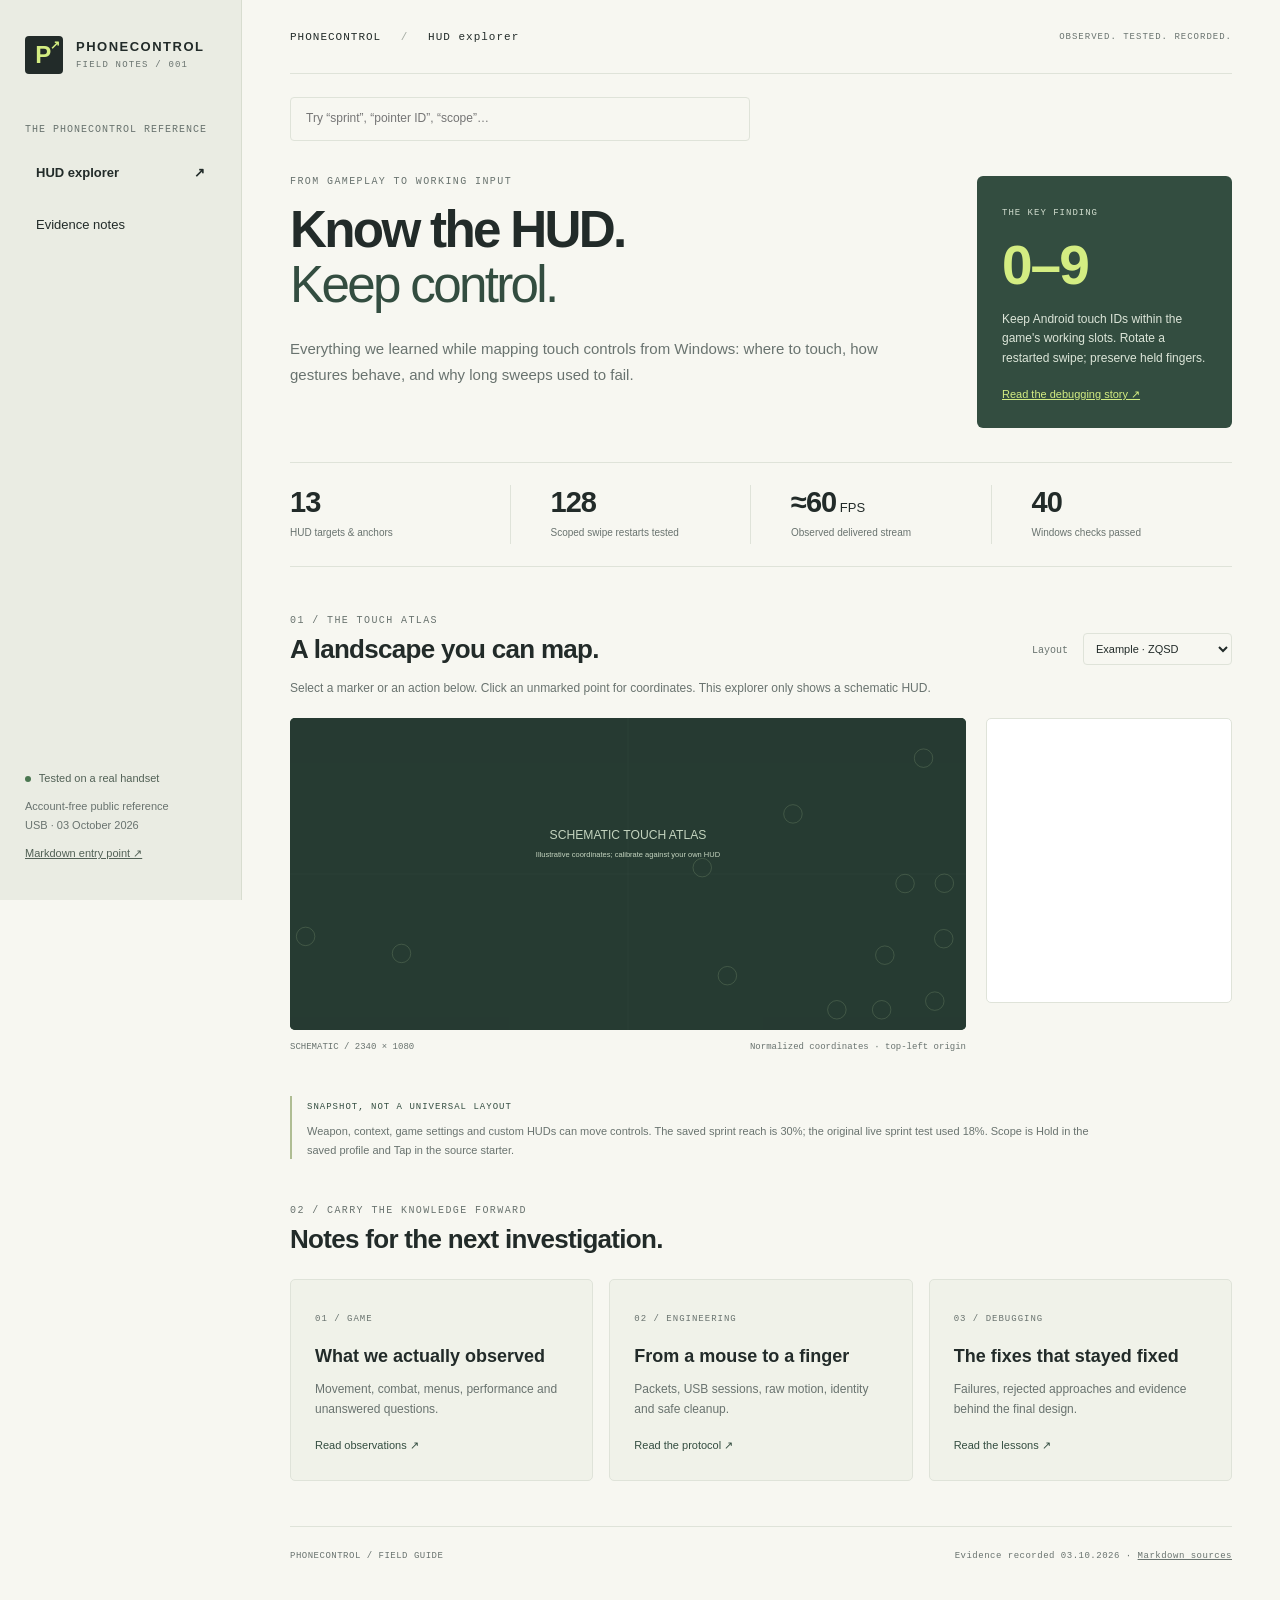
<file: docs/page.template.html>
<!doctype html>
<html lang="en">
<head><meta charset="utf-8"><meta name="viewport" content="width=device-width,initial-scale=1"><meta name="color-scheme" content="light"><title>PhoneControl · Field guide</title><link rel="stylesheet" href="styles.css"><script src="app.js" defer></script></head>
<body>
<a class="skip-link" href="#content">Skip to content</a>
<aside class="sidebar">
  <a class="brand" href="#atlas"><span class="brand-icon">P<span>↗</span></span><span>PHONECONTROL<small>FIELD NOTES / 001</small></span></a>
  <div class="side-label">THE PHONECONTROL REFERENCE</div>
  <nav aria-label="Documentation"><a class="atlas-link" href="#atlas" data-route="atlas">HUD explorer <span>↗</span></a><!-- CHAPTER_NAV --><a href="#evidence" data-route="evidence">Evidence notes</a></nav>
  <div class="side-bottom"><span class="status-dot"></span> Tested on a real handset<p>Account-free public reference<br>USB · 03 October 2026</p><a href="README.md">Markdown entry point ↗</a></div>
</aside>
<main id="content">
  <header class="topbar"><span>PHONECONTROL <span class="muted">/</span> <span id="breadcrumb">HUD explorer</span></span><span class="edition">OBSERVED. TESTED. RECORDED.</span></header>
  <div class="search-wrap"><label for="search">Search the field guide</label><input id="search" type="search" placeholder="Try “sprint”, “pointer ID”, “scope”…" autocomplete="off"><div id="search-results" hidden aria-live="polite"></div></div>
  <section id="atlas" class="route-page">
    <div class="hero"><div><p class="eyebrow">FROM GAMEPLAY TO WORKING INPUT</p><h1>Know the HUD.<br><em>Keep control.</em></h1><p class="intro">Everything we learned while mapping touch controls from Windows: where to touch, how gestures behave, and why long sweeps used to fail.</p></div><div class="hero-note"><span>THE KEY FINDING</span><strong>0–9</strong><p>Keep Android touch IDs within the game's working slots. Rotate a restarted swipe; preserve held fingers.</p><a href="#lessons-learned">Read the debugging story ↗</a></div></div>
    <div class="metrics"><div><strong>13</strong><span>HUD targets & anchors</span></div><div><strong>128</strong><span>Scoped swipe restarts tested</span></div><div><strong>≈60<span> FPS</span></strong><span>Observed delivered stream</span></div><div><strong>40</strong><span>Windows checks passed</span></div></div>
    <div class="section-heading"><div><p class="eyebrow">01 / THE TOUCH ATLAS</p><h2>A landscape you can map.</h2></div><label class="profile-control">Layout <select id="profile"><option value="saved">Example · ZQSD</option><option value="starter">Source starter · WASD</option></select></label></div>
    <p class="atlas-help">Select a marker or an action below. Click an unmarked point for coordinates. This explorer only shows a schematic HUD.</p>
    <div class="atlas-grid"><div><div id="hud-stage"><img id="hud-image" src="images/hud-schematic.svg" alt="Schematic Reference touch coordinates, without a game screenshot"><div id="markers"></div><div id="crosshair" hidden></div></div><div class="image-caption"><span>SCHEMATIC / 2340 × 1080</span><span id="pick-output" aria-live="polite">Normalized coordinates · top-left origin</span></div><div id="action-list" class="action-list" aria-label="HUD targets"></div></div><aside class="detail-card" id="detail" aria-live="polite"></aside></div>
    <div class="footnote"><span>SNAPSHOT, NOT A UNIVERSAL LAYOUT</span><p>Weapon, context, game settings and custom HUDs can move controls. The saved sprint reach is 30%; the original live sprint test used 18%. Scope is Hold in the saved profile and Tap in the source starter.</p></div>
    <div class="section-heading"><div><p class="eyebrow">02 / CARRY THE KNOWLEDGE FORWARD</p><h2>Notes for the next investigation.</h2></div></div>
    <div class="chapter-cards"><a href="#gameplay"><span>01 / GAME</span><h3>What we actually observed</h3><p>Movement, combat, menus, performance and unanswered questions.</p><b>Read observations ↗</b></a><a href="#technical"><span>02 / ENGINEERING</span><h3>From a mouse to a finger</h3><p>Packets, USB sessions, raw motion, identity and safe cleanup.</p><b>Read the protocol ↗</b></a><a href="#lessons-learned"><span>03 / DEBUGGING</span><h3>The fixes that stayed fixed</h3><p>Failures, rejected approaches and evidence behind the final design.</p><b>Read the lessons ↗</b></a></div>
  </section>
  <section id="evidence" class="route-page" hidden><p class="eyebrow">THE INVESTIGATION / EVIDENCE NOTES</p><h1>What the checks establish.</h1><p class="intro">Private game and device screenshots are excluded from public source. The schematic atlas contains only control coordinates. Written findings retain their evidence labels.</p><div class="callout">Historical live observations established sustained camera rotation through 128 swipe restarts with another action held, followed by a new backpack action. These observations remain distinct from current automated tests.</div><p>The public classifier fixtures are generated from four anonymous arrow luminance grids on a plain background. They exercise classification, dimming, decoding, resizing and worker behavior without account UI, chat, inventory, serial numbers or device metadata. They do not establish accuracy across new gameplay scenes.</p><p><a href="#verification">Read the evidence ledger ↗</a> · <a href="generate_fixtures.py">Read the fixture generator ↗</a></p></section>
  <div id="chapters"><!-- CHAPTERS --></div>
  <footer><span>PHONECONTROL / FIELD GUIDE</span><span>Evidence recorded 03.10.2026 · <a href="README.md">Markdown sources</a></span></footer>
</main>
<noscript><p class="noscript">JavaScript enables navigation and the HUD explorer. All reference material is also available in <a href="README.md">Markdown files</a>.</p></noscript>
<script id="guide-data" type="application/json">/* EMBEDDED_DATA */</script>
</body></html>
</file>
<file: docs/styles.css>
/* Copyright (c) 2026 jojogaming93
 * SPDX-License-Identifier: AGPL-3.0-only */

@charset "UTF-8";
:root{--ink:#222b29;--muted:#69736f;--paper:#f7f7f1;--line:#dfe3d9;--accent:#d4ed82;--forest:#334d40;--orange:#b64b25;--sidebar:242px}
*{box-sizing:border-box}html{scroll-behavior:smooth}body{margin:0;background:var(--paper);color:var(--ink);font:15px/1.65 "Segoe UI",Arial,sans-serif}a{color:inherit}button,input,select{font:inherit}button,a,input,select{touch-action:manipulation}button{cursor:pointer}button:focus-visible,a:focus-visible,input:focus-visible,select:focus-visible{outline:3px solid #ba642f;outline-offset:3px}[hidden]{display:none!important}.skip-link{position:fixed;top:-100px;left:260px;z-index:30;background:var(--accent);padding:10px}.skip-link:focus{top:10px}
.sidebar{position:fixed;inset:0 auto 0 0;width:var(--sidebar);background:#eaece3;border-right:1px solid #d8ddd0;padding:36px 25px;display:flex;flex-direction:column;z-index:10}.brand{text-decoration:none;display:flex;align-items:center;gap:13px;font-size:13px;font-weight:800;letter-spacing:1.5px;line-height:1.5}.brand small{display:block;font:9px/1.8 Consolas,monospace;color:var(--muted);letter-spacing:1.2px}.brand-icon{width:38px;height:38px;position:relative;background:var(--ink);color:var(--accent);font-size:24px;display:grid;place-items:center;border-radius:4px}.brand-icon span{position:absolute;right:2px;top:0;font-size:12px}.side-label{font:10px Consolas,monospace;letter-spacing:1px;color:var(--muted);margin:50px 0 18px}nav{display:flex;flex-direction:column;gap:3px}nav a{text-decoration:none;font-size:13px;padding:9px 11px;border-radius:4px}nav a:hover{background:#dce2d3}nav a.active{background:var(--ink);color:#fff}nav .atlas-link{font-weight:700;margin-bottom:10px}nav .atlas-link span{float:right}.side-bottom{margin-top:auto;font-size:11px;line-height:1.8;padding-top:30px;color:#526156}.side-bottom p{color:var(--muted);margin:8px 0}.status-dot{display:inline-block;width:6px;height:6px;border-radius:50%;background:#4b7751;margin-right:5px}main{margin-left:var(--sidebar);padding:0 48px;max-width:1750px}.topbar{height:74px;border-bottom:1px solid var(--line);display:flex;align-items:center;justify-content:space-between;font:11px Consolas,monospace;letter-spacing:1px}.muted{color:#a5aca4;margin:0 12px}.edition{color:var(--muted);font-size:9px}.search-wrap{position:relative;max-width:460px;margin:23px 0 35px}.search-wrap label{position:absolute;width:1px;height:1px;overflow:hidden}.search-wrap input{border:1px solid var(--line);background:transparent;width:100%;padding:11px 15px;font-size:12px;border-radius:4px}.search-wrap input:focus{background:white}#search-results{position:absolute;top:48px;left:0;width:100%;background:#fff;border:1px solid var(--line);box-shadow:0 16px 30px #2222;border-radius:5px;z-index:15;padding:8px}#search-results a{display:block;text-decoration:none;padding:9px;border-radius:3px}#search-results a:hover{background:#eef1e7}#search-results strong{display:block;font-size:13px}#search-results small{display:block;font-size:11px;line-height:1.5;color:var(--muted)}#search-results p{padding:0 10px;font-size:12px}
.hero{display:grid;grid-template-columns:1fr 255px;gap:55px;align-items:start;margin-bottom:34px}.eyebrow{font:10px Consolas,monospace;letter-spacing:1.4px;color:var(--muted);margin:0 0 15px}h1{font-size:clamp(36px,4vw,63px);line-height:1.08;font-weight:650;letter-spacing:-2.7px;margin:0 0 24px}h1 em{font-weight:450;font-style:normal;color:var(--forest)}.intro{font-size:15px;line-height:1.7;max-width:590px;color:var(--muted);margin:0 0 25px}.hero-note{background:var(--forest);color:#fff;border-radius:6px;padding:22px 25px}.hero-note>span{font:9px Consolas,monospace;color:#d0dccd;letter-spacing:1px}.hero-note strong{display:block;color:var(--accent);font-size:55px;line-height:1.2;letter-spacing:-2px;margin-top:9px}.hero-note p{font-size:12px;line-height:1.65;color:#dce5d8;margin:12px 0}.hero-note a{font-size:11px;color:var(--accent)}.metrics{display:grid;grid-template-columns:repeat(4,1fr);border-block:1px solid var(--line);margin:8px 0 48px;padding:22px 0;gap:20px}.metrics>div{border-right:1px solid var(--line);padding:0 20px}.metrics>div:first-child{padding-left:0}.metrics>div:last-child{border:0}.metrics strong{display:block;font-size:29px;line-height:1.2;font-weight:600;letter-spacing:-1px}.metrics strong span{font-size:13px;font-weight:500;letter-spacing:0}.metrics div>span{font-size:10px;color:var(--muted)}.section-heading{display:flex;align-items:end;justify-content:space-between;gap:20px;margin:0 0 14px}.section-heading .eyebrow{margin-bottom:8px}h2{font-size:26px;line-height:1.2;font-weight:600;letter-spacing:-.7px;margin:0}.profile-control{font:10px Consolas,monospace;color:var(--muted);white-space:nowrap}.profile-control select{background:transparent;padding:8px;border:1px solid var(--line);font:11px "Segoe UI",sans-serif;margin-left:9px;border-radius:4px;color:var(--ink)}.atlas-help{font-size:12px;color:var(--muted);margin:0 0 19px}.atlas-grid{display:grid;grid-template-columns:minmax(0,1fr) 246px;gap:20px;align-items:start}#hud-stage{position:relative;overflow:hidden;cursor:crosshair;border-radius:5px;line-height:0;background:#334d40;aspect-ratio:2340/1080}#hud-image{width:100%;height:100%;display:block}#markers{position:absolute;inset:0;pointer-events:none}.marker{position:absolute;transform:translate(-50%,-50%);width:28px;height:28px;border-radius:50%;border:1.5px solid #e4fba1;background:#263c30e0;color:#eaf8c1;display:grid;place-items:center;font:11px Consolas,monospace;pointer-events:auto;box-shadow:0 2px 10px #0005;padding:0;cursor:pointer}.marker.selected{background:var(--accent);color:#222;outline:5px solid #d4ed8230;z-index:2}.marker:hover{background:var(--accent);color:#222}.marker.contextual{border-style:dashed}#crosshair{position:absolute;transform:translate(-50%,-50%);width:18px;height:18px;border:2px solid #fff;border-radius:50%;pointer-events:none;box-shadow:0 0 0 2px #0006}.image-caption{display:flex;justify-content:space-between;gap:12px;font:9px/1.6 Consolas,monospace;color:var(--muted);margin:10px 0 15px}.action-list{display:flex;gap:6px;flex-wrap:wrap}.action-list button{font-size:10px;padding:5px 9px;border:1px solid var(--line);border-radius:3px;color:#536157;background:transparent}.action-list button.selected{color:#223a27;background:#e5efca;border-color:#b4c390}.action-list button span{font-family:Consolas,monospace;margin-right:6px;color:#86927e}.detail-card{padding:22px;background:#fff;border:1px solid var(--line);border-radius:5px;min-height:285px}.detail-card .target-number{color:var(--orange);font:10px Consolas,monospace;letter-spacing:1px}.detail-card h3{font-size:22px;font-weight:600;letter-spacing:-.6px;line-height:1.2;margin:14px 0}.tag{display:inline-block;border:1px solid #ccdcc4;border-radius:3px;background:#f2f6eb;color:#496042;padding:2px 7px;font-size:9px}.detail-card .binding{display:block;font:12px Consolas,monospace;margin:17px 0;color:var(--forest)}.coordinates{display:grid;grid-template-columns:1fr 1fr;gap:12px;border-block:1px solid var(--line);padding:12px 0;margin:14px 0}.coordinates span{font:9px Consolas,monospace;color:var(--muted)}.coordinates strong{display:block;font:19px Consolas,monospace;color:var(--ink);margin-top:4px}.detail-card p{font-size:11px;line-height:1.7;color:var(--muted)}.detail-card .physical{font:10px Consolas,monospace}.detail-card a{font-size:10px}.footnote{border-left:2px solid #afbd93;padding:0 0 0 15px;margin:26px 0 46px;color:var(--muted);font-size:12px}.footnote>span{font:9px Consolas,monospace;color:var(--forest);letter-spacing:1px}.footnote p{font-size:11px;max-width:800px;margin:7px 0}.chapter-cards{display:grid;grid-template-columns:repeat(3,1fr);gap:16px;margin:24px 0 45px}.chapter-cards a{display:block;text-decoration:none;border:1px solid var(--line);border-radius:5px;padding:24px;background:#f0f2e9;transition:background .15s}.chapter-cards a:hover{background:#e6edd8}.chapter-cards span{font:9px Consolas,monospace;color:var(--muted);letter-spacing:1px}.chapter-cards h3{font-size:18px;line-height:1.35;margin:15px 0 12px;font-weight:600}.chapter-cards p{font-size:12px;color:var(--muted);line-height:1.65}.chapter-cards b{font-size:11px;font-weight:500;color:var(--forest)}
.chapter{max-width:980px;padding-bottom:35px}.chapter h1{font-size:42px;line-height:1.2;letter-spacing:-1.7px;margin-bottom:28px}.chapter h2{margin:34px 0 15px;font-size:23px}.chapter p,.chapter li{font-size:14px;line-height:1.9}.chapter li{margin:9px 0}.chapter a{color:#426746;text-underline-offset:3px}.chapter code{font:12px Consolas,monospace;background:#e8eddf;padding:2px 5px;border-radius:3px}.chapter pre{background:#23372c;color:#e3eddb;padding:20px;overflow:auto;border-radius:5px;line-height:1.75}.chapter pre code{background:none;color:inherit;padding:0;white-space:pre;font-size:11px}.table-scroll{overflow-x:auto;margin:18px 0}table{border-collapse:collapse;width:100%;font-size:12px;line-height:1.6}th{text-align:left;background:#e6ebdd;font-weight:600}td,th{padding:11px 13px;border-bottom:1px solid var(--line);vertical-align:top}td{min-width:80px}tbody tr:nth-child(even){background:#f1f3ec}.chapter-image{width:100%;border-radius:5px;margin:20px 0}.source-link{display:inline-block;font-size:11px;margin-top:26px}.evidence-controls{display:flex;gap:8px;flex-wrap:wrap;margin:25px 0}.evidence-controls button{border:1px solid var(--line);padding:8px 13px;border-radius:4px;font-size:12px;background:none}.evidence-controls button.selected{background:var(--forest);color:white;border-color:var(--forest)}.comparison{display:grid;grid-template-columns:1fr 1fr;gap:16px}figure{margin:0}figure img{display:block;width:100%;border-radius:5px}figcaption{font-size:11px;color:var(--muted);margin:10px 0}.comparison figcaption{font:10px Consolas,monospace;letter-spacing:1px}.callout{background:#e8eed9;border:1px solid #d3ddbf;padding:16px;border-radius:5px;font-size:12px}.proof-grid{display:grid;grid-template-columns:1fr 1fr;gap:24px;margin:35px 0}.proof-grid figure:last-child{grid-column:1/-1;max-width:70%}footer{border-top:1px solid var(--line);margin-top:45px;padding:22px 0 35px;display:flex;justify-content:space-between;gap:20px;font:9px/1.7 Consolas,monospace;color:var(--muted);letter-spacing:.5px}.noscript{margin:20px 20px 20px 265px;background:#d4ed82;padding:20px}
@media(min-width:1600px){main{padding-inline:65px}.atlas-grid{grid-template-columns:minmax(0,1fr) 285px}.detail-card{padding:25px}.hero{grid-template-columns:1fr 285px}}
@media(max-width:1150px){:root{--sidebar:205px}main{padding:0 28px}.sidebar{padding:30px 18px}.brand{gap:8px;font-size:11px}.hero{gap:25px;grid-template-columns:1fr 210px}.hero-note{padding:18px}.atlas-grid{grid-template-columns:1fr}.detail-card{min-height:0}.detail-card h3{display:inline-block;margin:5px 15px 5px 0}.detail-card .binding{display:inline-block;margin:8px}.coordinates{max-width:220px}.detail-card p{font-size:12px}.metrics>div{padding:0 10px}.chapter-cards{gap:10px}.chapter-cards a{padding:17px}}
@media(max-width:760px){:root{--sidebar:0px}.sidebar{position:static;width:100%;padding:18px 20px;display:block;border-bottom:1px solid var(--line)}.brand{font-size:12px}.brand small{font-size:8px}.side-label,.side-bottom{display:none}nav{flex-direction:row;overflow:auto;margin-top:18px;gap:4px}nav a{white-space:nowrap;font-size:11px;padding:7px 9px}nav .atlas-link{margin-bottom:0}main{margin:0;padding:0 20px}.topbar{height:55px}.edition{display:none}.search-wrap{margin:20px 0 30px}.hero{grid-template-columns:1fr}.hero-note{display:none}h1{font-size:43px;letter-spacing:-2px}.intro{font-size:14px}.metrics{margin:20px 0 35px;gap:10px;grid-template-columns:1fr 1fr}.metrics>div{padding:0;border:none}.metrics strong{font-size:27px}.section-heading{flex-direction:column;align-items:start;gap:12px}.section-heading h2{font-size:23px}.profile-control select{margin-left:6px}.atlas-help{font-size:11px}.marker{width:22px;height:22px;font-size:9px}.image-caption{font-size:8px;flex-direction:column;gap:2px}.action-list button{font-size:10px;padding:6px 8px}.detail-card{padding:18px}.chapter-cards{grid-template-columns:1fr}.chapter-cards a{padding:22px}.chapter h1{font-size:34px}.chapter p,.chapter li{font-size:13px}.comparison,.proof-grid{grid-template-columns:1fr}.proof-grid figure:last-child{grid-column:auto;max-width:none}footer{flex-direction:column;gap:8px}.noscript{margin:20px}.skip-link{left:20px}}
@media(prefers-reduced-motion:reduce){html{scroll-behavior:auto}*{transition:none!important}}
</file>
